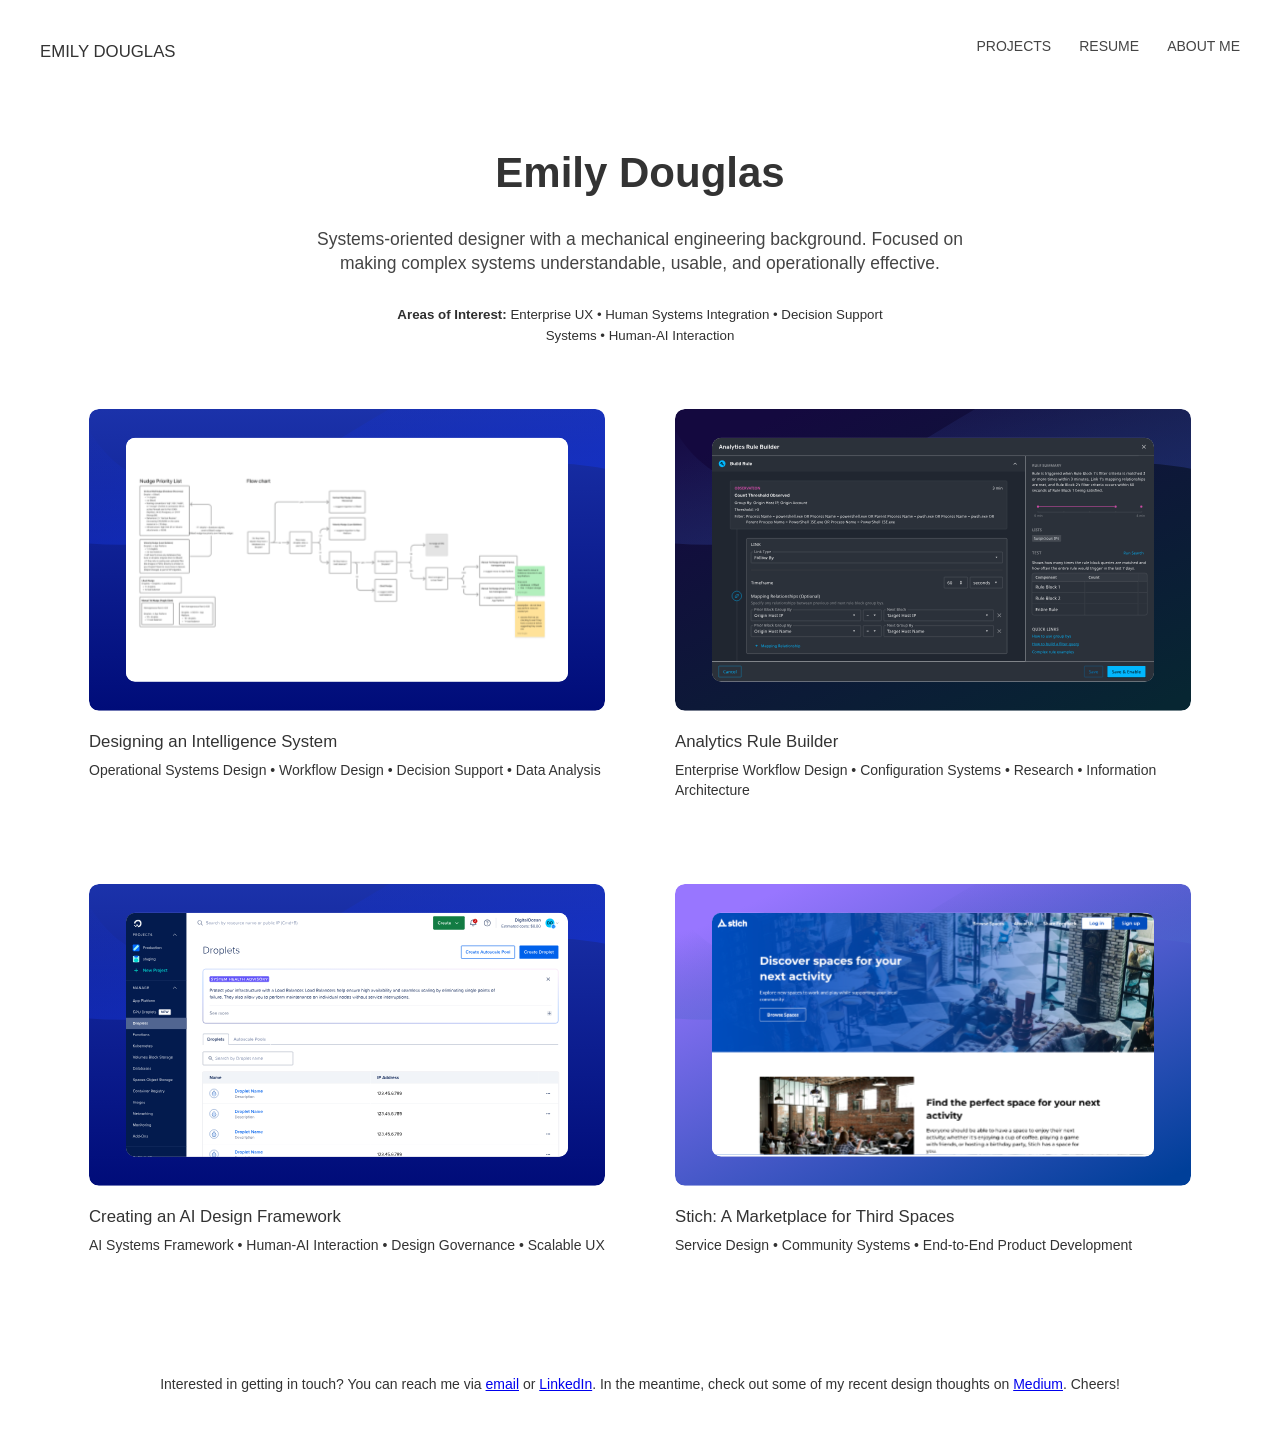
<file: index.html>
<!DOCTYPE html>
<html lang="en">
<head>
    <meta charset="UTF-8">
    <meta name="viewport" content="width=device-width, initial-scale=1.0">
    <title>Emily Douglas - Portfolio</title>
    <link rel="stylesheet" href="styles.css">
    <link rel="icon" type="image/svg+xml" href="./images/Favicon.svg">

</head>
<body>
    <header>
        <nav>
            <h4>EMILY DOUGLAS</h4>
            <ul>
                <li><a href="index.html">PROJECTS</a></li>
                <li><a href="resume.pdf" target="_blank">RESUME</a></li>
                <li><a href="about.html">ABOUT ME</a></li>
            </ul>
        </nav>
    </header>

    <div class="hero">
        <h1>Emily Douglas</h1>
        <p>Systems-oriented designer with a mechanical engineering background. Focused on making complex systems understandable, usable, and operationally effective.</p>
        <p2><b>Areas of Interest:</b> Enterprise UX • Human Systems Integration • Decision Support Systems • Human-AI Interaction</p>
    </div>

    <main>
        <section class="projects">
            <div class="project-grid">
                <a href="Intelligence-system.html" class="card-link">
                    <div class="project-card">
                        <img src="./images/scalers.svg" alt="UI design of intelligence nudge">
                        <h4>Designing an Intelligence System</h4>
                        <p>Operational Systems Design • Workflow Design • Decision Support • Data Analysis</p>
                    </div>
                </a>
                
                <a href="analytics-rule-builder.html" class="card-link">
                    <div class="project-card">
                        <img src="./images/analytics research.svg" alt="Analytics Rule Builder">
                        <h4>Analytics Rule Builder</h4>
                        <p>Enterprise Workflow Design • Configuration Systems • Research • Information Architecture</p>
                    </div>
                </a>

                <a href="AI-framework.html" class="card-link">
                    <div class="project-card">
                        <img src="./images/AI framework.svg" alt="Threat Intel Feeds">
                        <h4>Creating an AI Design Framework</h4>
                        <p>AI Systems Framework • Human-AI Interaction • Design Governance • Scalable UX</p>
                    </div>
                </a>
               
                <a href="stich-spaces.html" class="card-link">
                    <div class="project-card">
                        <img src="./images/stich thumbnail.svg" alt="Stich Spaces">
                        <h4>Stich: A Marketplace for Third Spaces</h4>
                        <p>Service Design • Community Systems • End-to-End Product Development</p>
                    </div>
                </a>
                             
            </div>
        </section>
    </main>

    <footer>
        <p>Interested in getting in touch? You can reach me via <a href="mailto:emilymdoug@gmail.com">email</a> or <a href="https://www.linkedin.com/in/emdoug/" target="_blank">LinkedIn</a>. In the meantime, check out some of my recent design thoughts on <a href="https://medium.com/@emily.m.doug" target="_blank">Medium</a>. Cheers!</p>   
    </footer>
</body>
</html>
</file>
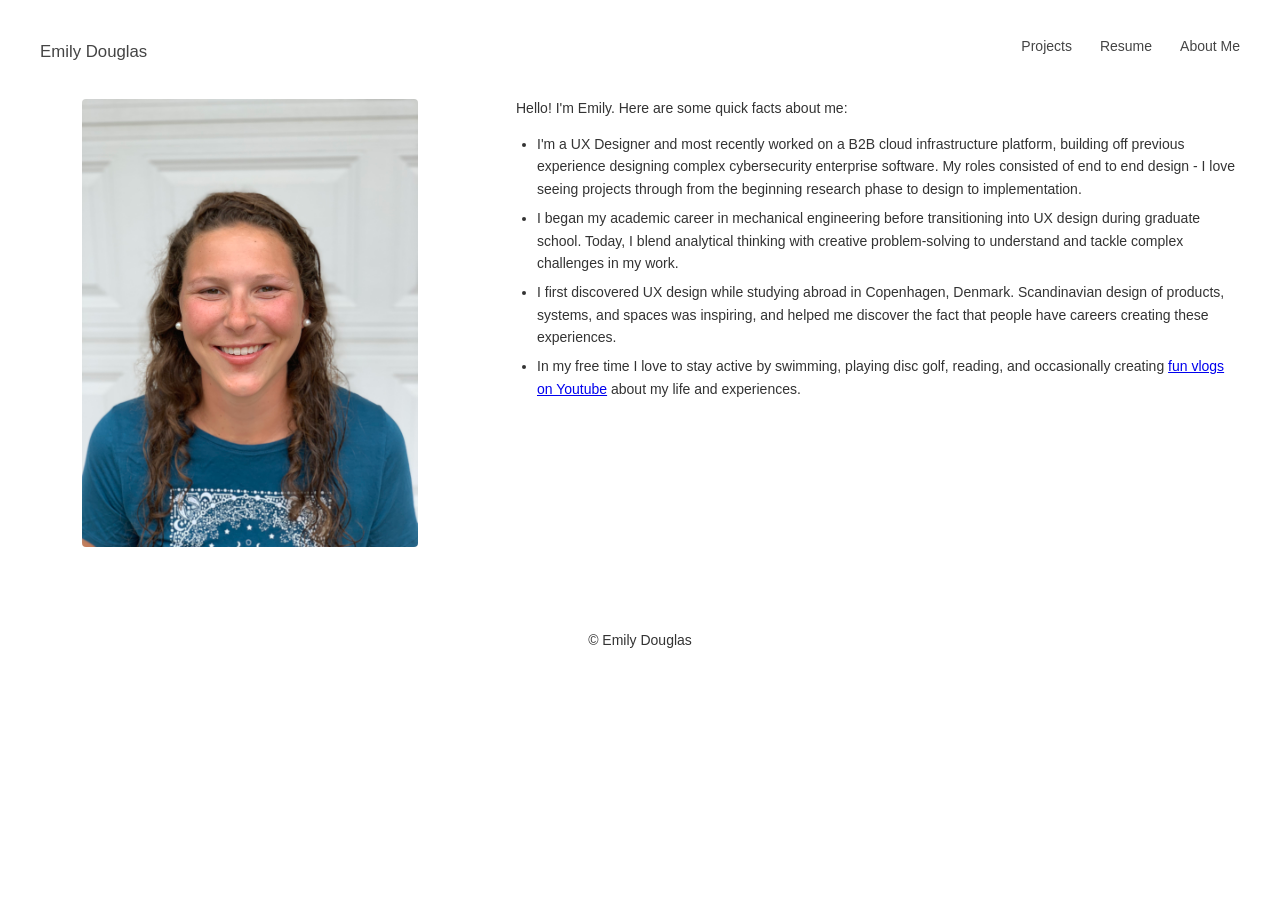
<file: about.html>
<!DOCTYPE html>
<html lang="en">
<head>
    <meta charset="UTF-8">
    <meta name="viewport" content="width=device-width, initial-scale=1.0">
    <title>Page title</title>
    <link rel="stylesheet" href="styles.css">
    <link rel="icon" type="image/svg+xml" href="./images/Favicon.svg">


</head>
<body>
    <header>
        <nav>
            <h4><a href="index.html">Emily Douglas</a></h4>
            <ul>
                <li><a href="index.html">Projects</a></li>
                <li><a href="resume.pdf" target="_blank">Resume</a></li>
                <li><a href="about.html">About Me</a></li>
                
            </ul>
        </nav>
    </header>

    <main>
        <section class="project-detail">
            <div class="project-detail-grid">
                <div class="project-detail-copy">
                    <figure>
                        <img src="./images/Profile picture.jpg" alt="Image of Emily Douglas">
                    </figure>
            
                </div>
                <div>
                    <p>Hello! I'm Emily. Here are some quick facts about me:</p>
                    <ul>

                        <li>I'm a UX Designer and most recently worked on a B2B cloud infrastructure platform, building off previous experience designing complex cybersecurity enterprise software. My roles consisted of end to end design - I love seeing projects through from the beginning research phase to design to implementation.</li>
                        <li>I began my academic career in mechanical engineering before transitioning into UX design during graduate school. Today, I blend analytical thinking with creative problem-solving to understand and tackle complex challenges in my work.</li>
                        <li>I first discovered UX design while studying abroad in Copenhagen, Denmark. Scandinavian design of products, systems, and spaces was inspiring, and helped me discover the fact that people have careers creating these experiences. </li>
                        <li>In my free time I love to stay active by swimming, playing disc golf, reading, and occasionally creating <a href="https://www.youtube.com/@emilydouglas37">fun vlogs on Youtube</a> about my life and experiences.</li>
                    </ul>
                </div>
            </div>
        </section>
    </main>

    <footer>
        <p>&copy; Emily Douglas</p>
    </footer>
</body>
</html>
</file>
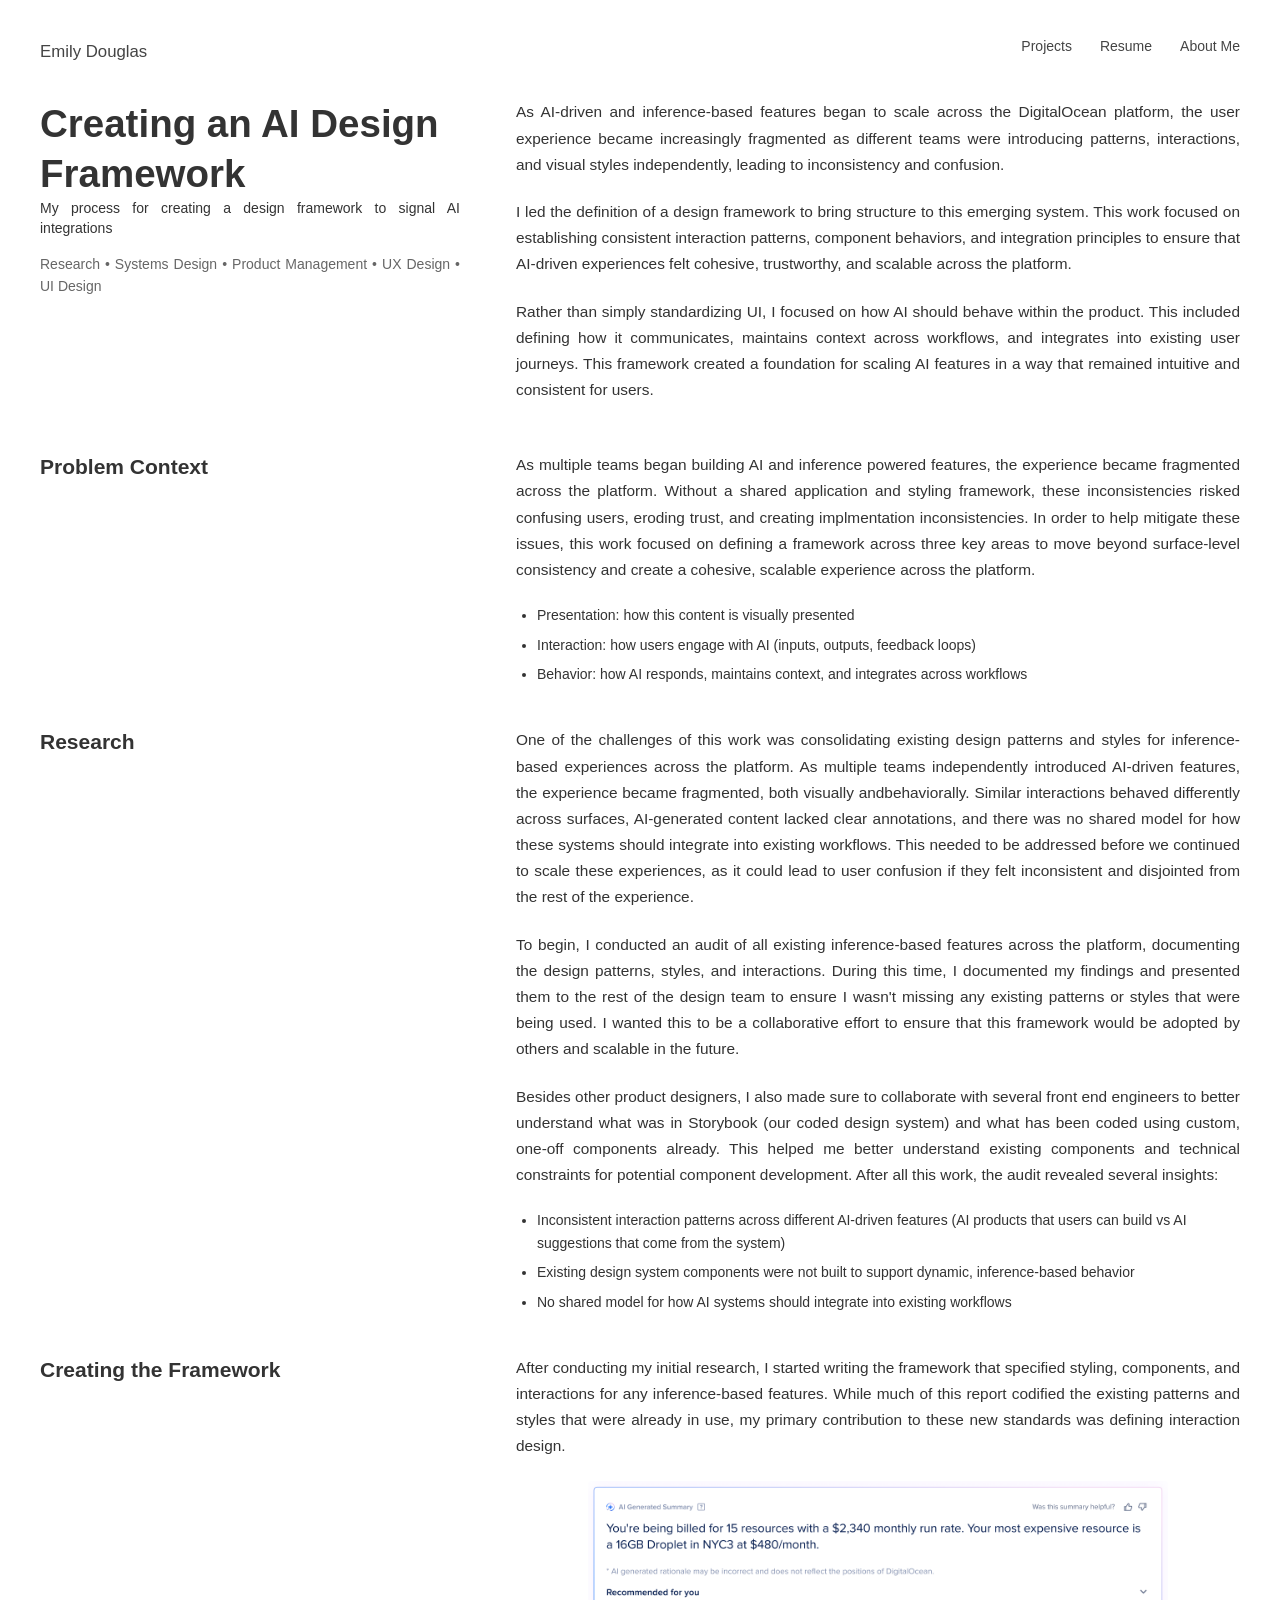
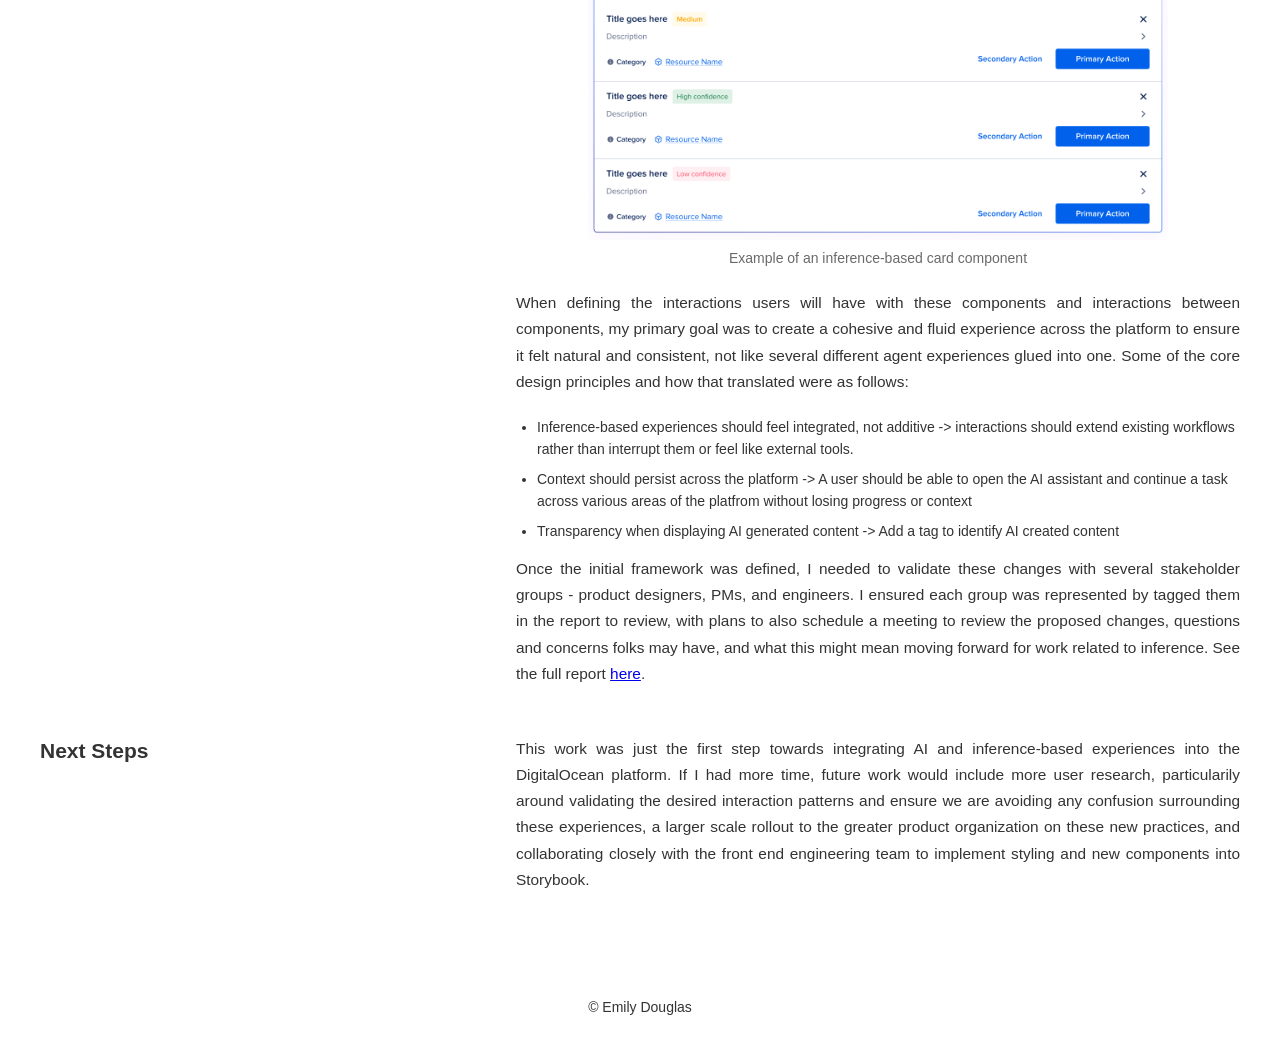
<file: AI design system.html>
<!DOCTYPE html>
<html lang="en">
<head>
    <meta charset="UTF-8">
    <meta name="viewport" content="width=device-width, initial-scale=1.0">
    <title>Growth Project: Designing an Intelligence System</title>
    <link rel="stylesheet" href="styles.css">
    <link rel="icon" type="image/svg+xml" href="./images/Favicon.svg">

</head>
<body>
    <header>
        <nav>
            <h4><a href="index.html">Emily Douglas</a></h4>
            <ul>
                <li><a href="index.html">Projects</a></li>
                <li><a href="resume.pdf" target="_blank">Resume</a></li>
                <li><a href="about.html">About Me</a></li>
                
            </ul>
        </nav>
    </header>

    <main>
        <section class="project-detail">
            <div class="project-detail-grid">
                
                <aside class="project-detail-aside">
                    <h2>Creating an AI Design Framework</h2>
                    <p>My process for creating a design framework to signal AI integrations</p>
                    <p class="project-detail-role">Research • Systems Design • Product Management • UX Design • UI Design</p>
                </aside>
                <div class="project-detail-copy">
                    <p>As AI-driven and inference-based features began to scale across the DigitalOcean platform, the user experience became increasingly fragmented as different teams were introducing patterns, interactions, and visual styles independently, leading to inconsistency and confusion.</p>
                    <p>I led the definition of a design framework to bring structure to this emerging system. This work focused on establishing consistent interaction patterns, component behaviors, and integration principles to ensure that AI-driven experiences felt cohesive, trustworthy, and scalable across the platform.</p>
                    <p>Rather than simply standardizing UI, I focused on how AI should behave within the product. This included defining how it communicates, maintains context across workflows, and integrates into existing user journeys. This framework created a foundation for scaling AI features in a way that remained intuitive and consistent for users.</p>
                </div>

                <aside class="project-detail-aside">
                    <h3>Problem Context</h3>
                </aside>
                <div class="project-detail-copy">
                    <p>As multiple teams began building AI and inference powered features, the experience became fragmented across the platform. Without a shared application and styling framework, these inconsistencies risked confusing users, eroding trust, and creating implmentation inconsistencies. In order to help mitigate these issues, this work focused on defining a framework across three key areas to move beyond surface-level consistency and create a cohesive, scalable experience across the platform. </p>
                    <ul>
                        <li>Presentation: how this content is visually presented</li>
                        <li>Interaction: how users engage with AI (inputs, outputs, feedback loops)</li>
                        <li>Behavior: how AI responds, maintains context, and integrates across workflows</li>
                    </ul>
                
                </div>      

                <aside class="project-detail-aside">
                    <h3>Research</h3>
                </aside>
                <div class="project-detail-copy">
                    <p>One of the challenges of this work was consolidating existing design patterns and styles for inference-based experiences across the platform. As multiple teams independently introduced AI-driven features, the experience became fragmented, both visually andbehaviorally. Similar interactions behaved differently across surfaces, AI-generated content lacked clear annotations, and there was no shared model for how these systems should integrate into existing workflows. This needed to be addressed before we continued to scale these experiences, as it could lead to user confusion if they felt inconsistent and disjointed from the rest of the experience.</p>
                        
                    <p>To begin, I conducted an audit of all existing inference-based features across the platform, documenting the design patterns, styles, and interactions. During this time, I documented my findings and presented them to the rest of the design team to ensure I wasn't missing any existing patterns or styles that were being used. I wanted this to be a collaborative effort to ensure that this framework would be adopted by others and scalable in the future.</p>
                        
                    <p>Besides other product designers, I also made sure to collaborate with several front end engineers to better understand what was in Storybook (our coded design system) and what has been coded using custom, one-off components already. This helped me better understand existing components and technical constraints for potential component development. After all this work, the audit revealed several insights: </p>
                    <ul>
                        <li>Inconsistent interaction patterns across different AI-driven features (AI products that users can build vs AI suggestions that come from the system)</li>
                        <li>Existing design system components were not built to support dynamic, inference-based behavior</li>
                        <li>No shared model for how AI systems should integrate into existing workflows</li>
                    </ul>
                
                </div>  

                <aside class="project-detail-aside">
                    <h3>Creating the Framework</h3>
                </aside>
                <div class="project-detail-copy">
                    <p>After conducting my initial research, I started writing the framework that specified styling, components, and interactions for any inference-based features. While much of this report codified the existing patterns and styles that were already in use, my primary contribution to these new standards was defining interaction design. </p>
                    <figure>
                        <img src="./images/AI framework_card component.png" alt="Example AI component">
                        <figcaption>Example of an inference-based card component</figcaption>
                    </figure> 
                    
                    <p>When defining the interactions users will have with these components and interactions between components, my primary goal was to create a cohesive and fluid experience across the platform to ensure it felt natural and consistent, not like several different agent experiences glued into one. Some of the core design principles and how that translated were as follows:</p>
                    
                    <ul>
                        <li>Inference-based experiences should feel integrated, not additive -> interactions should extend existing workflows rather than interrupt them or feel like external tools. </li>
                        <li>Context should persist across the platform -> A user should be able to open the AI assistant and continue a task across various areas of the platfrom without losing progress or context</li>
                        <li>Transparency when displaying AI generated content -> Add a tag to identify AI created content</li>
                    </ul>

                    <p>Once the initial framework was defined, I needed to validate these changes with several stakeholder groups - product designers, PMs, and engineers. I ensured each group was represented by tagged them in the report to review, with plans to also schedule a meeting to review the proposed changes, questions and concerns folks may have, and what this might mean moving forward for work related to inference. See the full report <a href="https://docs.google.com/document/d/1h6zpc_3w0HwUsl7aaj230u0BAYEftKNaq4cE0qgP4h4/edit?tab=t.0#heading=h.gk87vvz5the6" target="_blank">here</a>.</p>


                     
                </div>
            

                <aside class="project-detail-aside">
                    <h3>Next Steps</h3>
                </aside>
                <div class="project-detail-copy">
                    <p>This work was just the first step towards integrating AI and inference-based experiences into the DigitalOcean platform. If I had more time, future work would include more user research, particularily around validating the desired interaction patterns and ensure we are avoiding any confusion surrounding these experiences, a larger scale rollout to the greater product organization on these new practices, and collaborating closely with the front end engineering team to implement styling and new components into Storybook.</p>
                </div> 


            </div>
        </section>
    </main>

    <footer>
        <p>&copy; Emily Douglas</p>
    </footer>
</body>
</html>
</file>
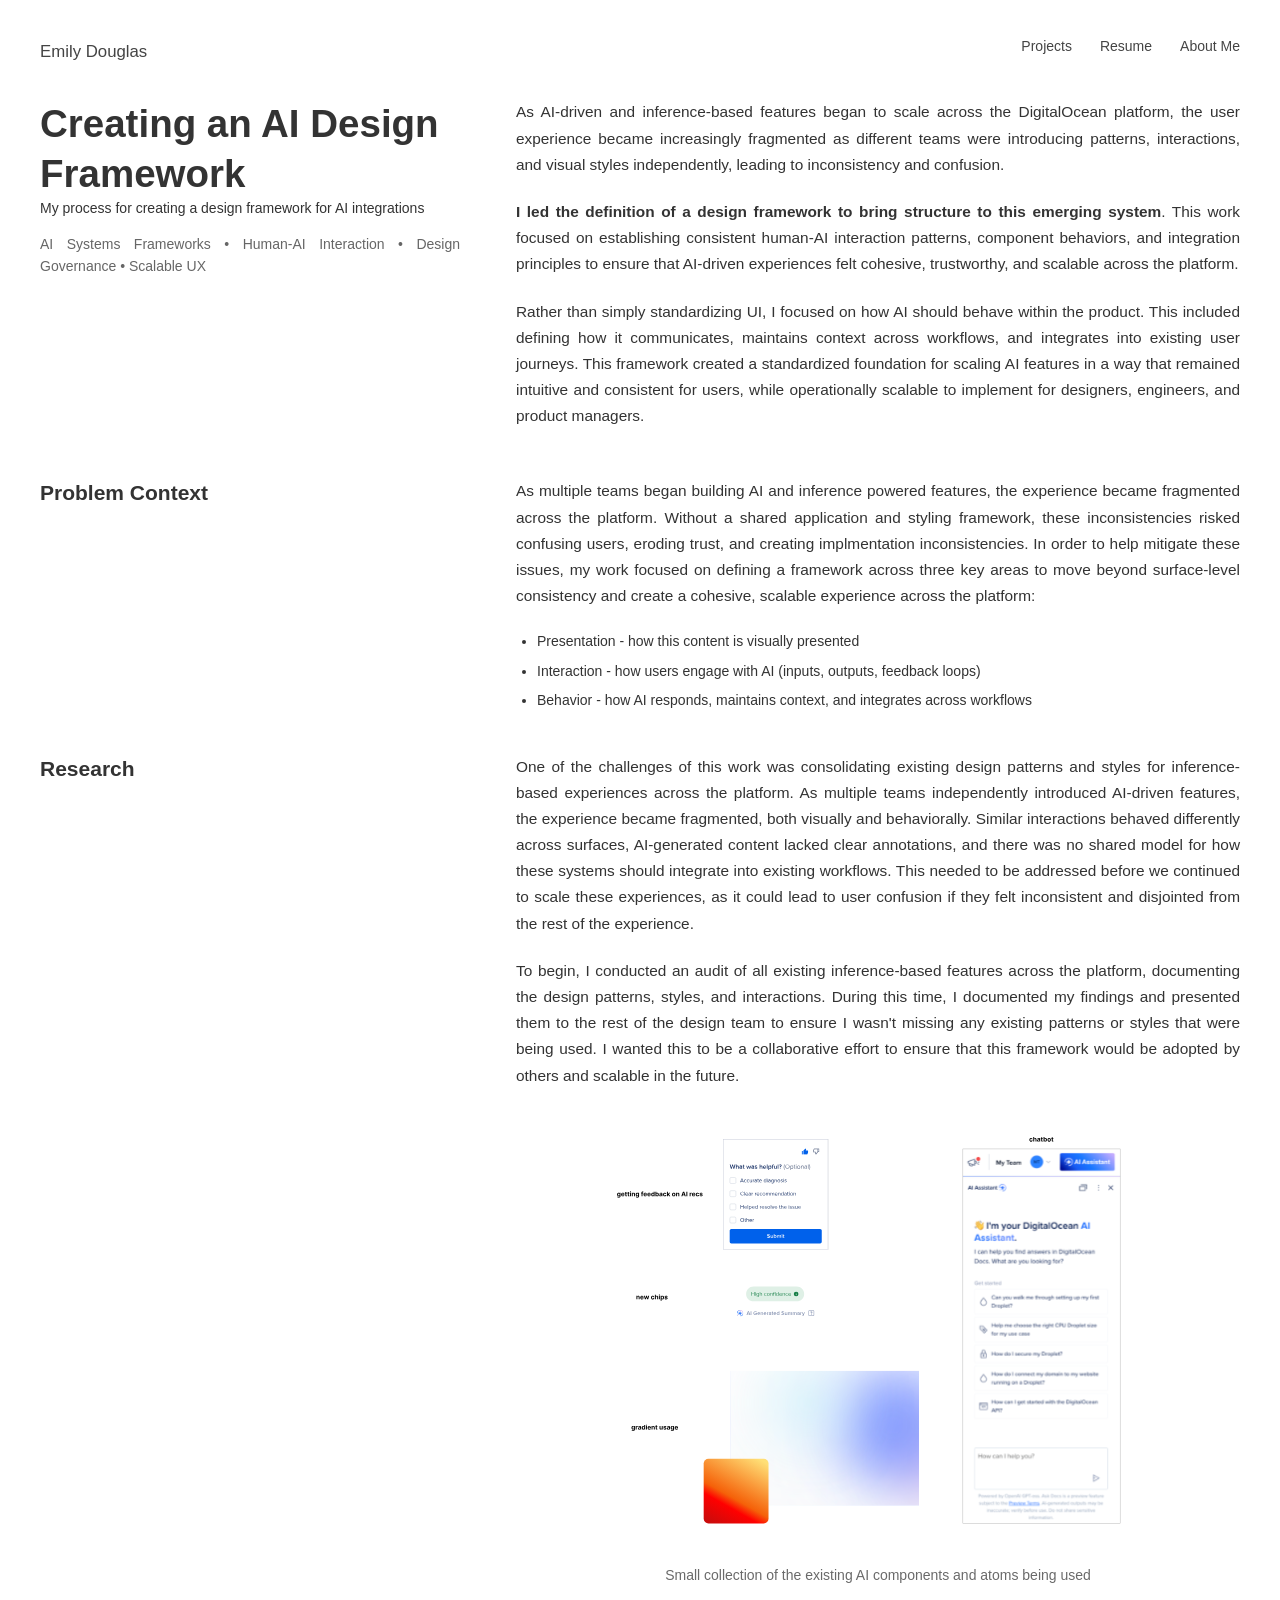
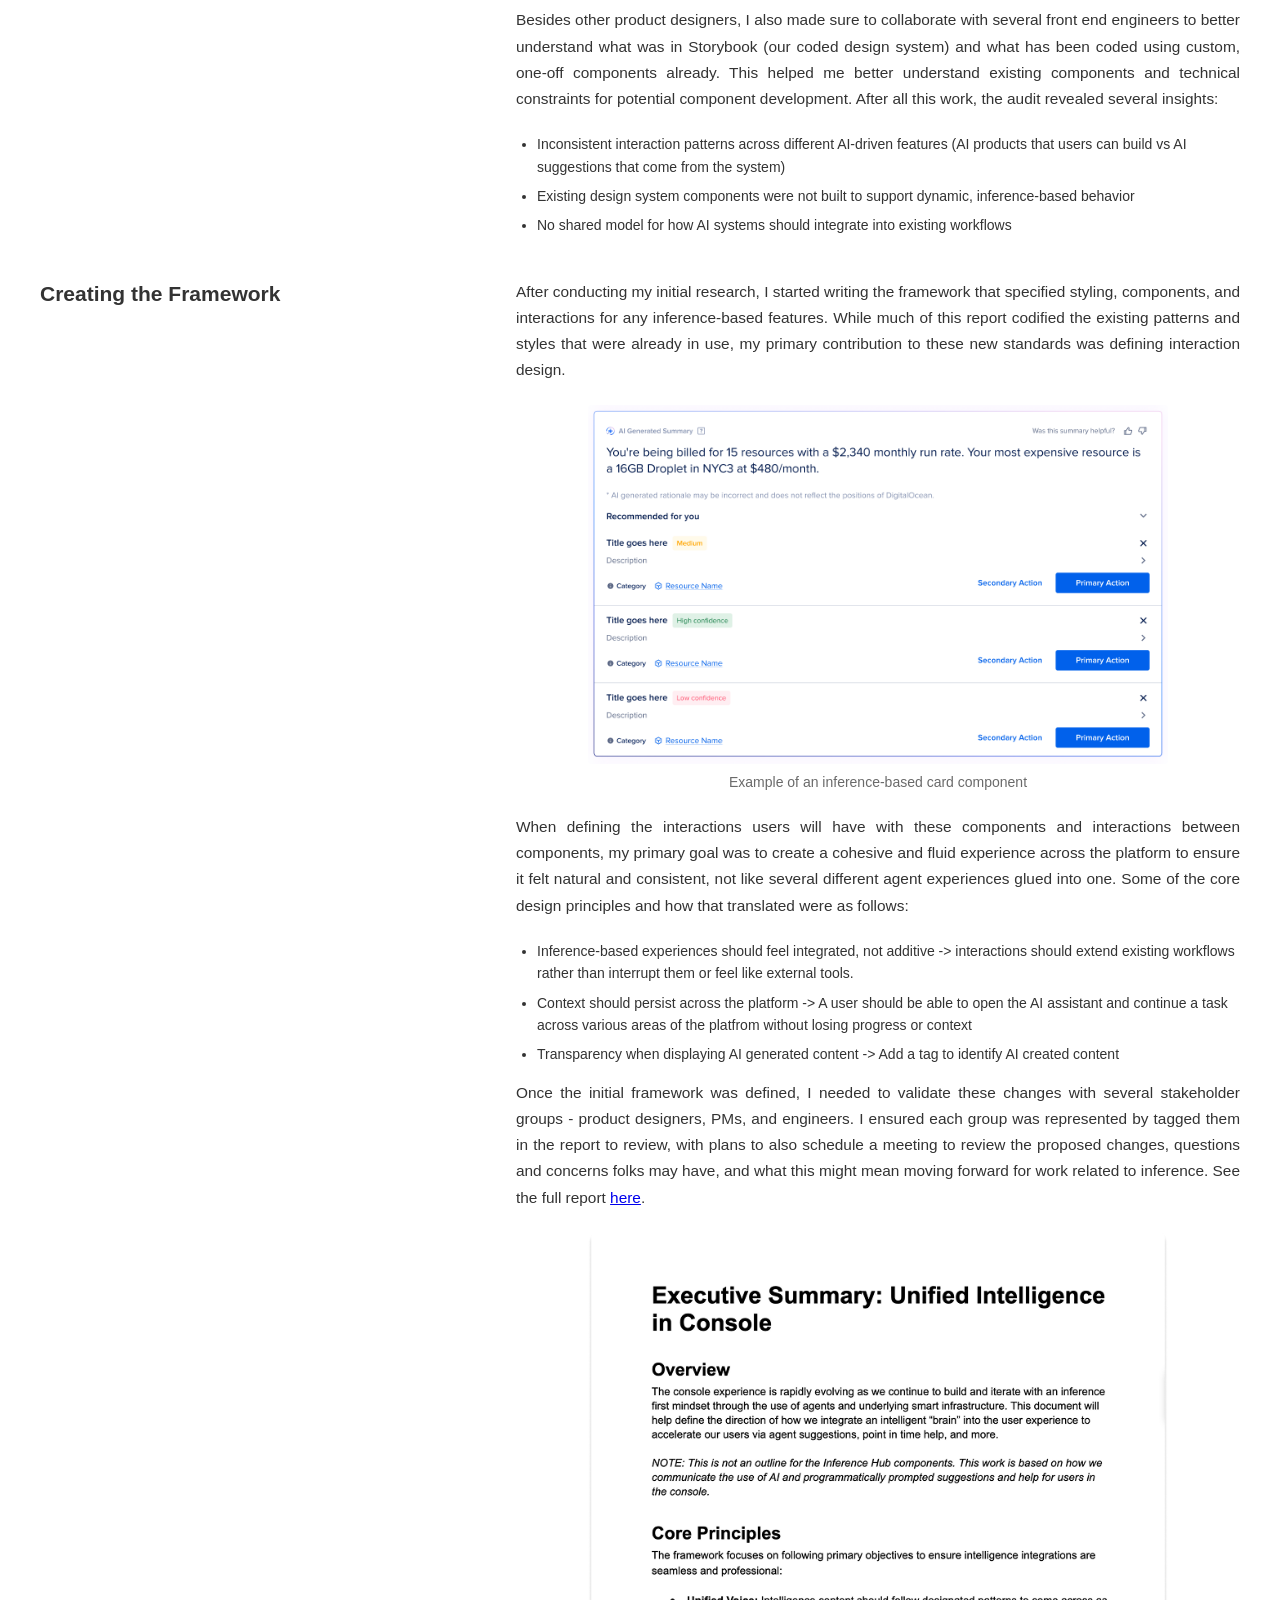
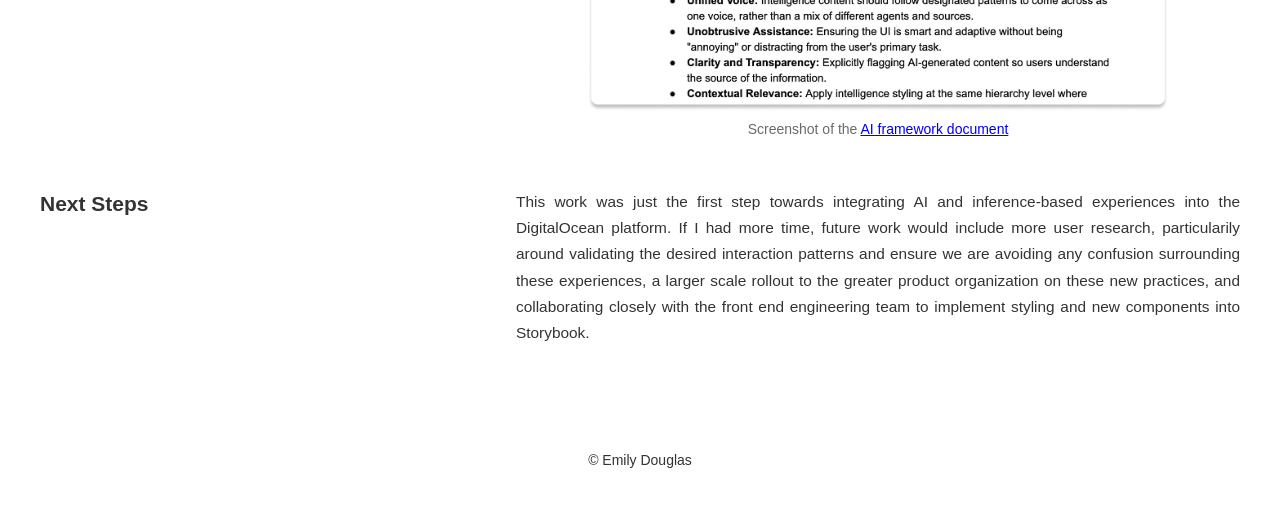
<file: AI-framework.html>
<!DOCTYPE html>
<html lang="en">
<head>
    <meta charset="UTF-8">
    <meta name="viewport" content="width=device-width, initial-scale=1.0">
    <title>Growth Project: Designing an Intelligence System</title>
    <link rel="stylesheet" href="styles.css">
    <link rel="icon" type="image/svg+xml" href="./images/Favicon.svg">

</head>
<body>
    <header>
        <nav>
            <h4><a href="index.html">Emily Douglas</a></h4>
            <ul>
                <li><a href="index.html">Projects</a></li>
                <li><a href="resume.pdf" target="_blank">Resume</a></li>
                <li><a href="about.html">About Me</a></li>
                
            </ul>
        </nav>
    </header>

    <main>
        <section class="project-detail">
            <div class="project-detail-grid">
                
                <aside class="project-detail-aside">
                    <h2>Creating an AI Design Framework</h2>
                    <p>My process for creating a design framework for AI integrations</p>
                    <p class="project-detail-role">AI Systems Frameworks • Human-AI Interaction • Design Governance • Scalable UX</p>
                </aside>
                <div class="project-detail-copy">
                    <p>As AI-driven and inference-based features began to scale across the DigitalOcean platform, the user experience became increasingly fragmented as different teams were introducing patterns, interactions, and visual styles independently, leading to inconsistency and confusion.</p>
                    <p><b>I led the definition of a design framework to bring structure to this emerging system</b>. This work focused on establishing consistent human-AI interaction patterns, component behaviors, and integration principles to ensure that AI-driven experiences felt cohesive, trustworthy, and scalable across the platform.</p>
                    <p>Rather than simply standardizing UI, I focused on how AI should behave within the product. This included defining how it communicates, maintains context across workflows, and integrates into existing user journeys. This framework created a standardized foundation for scaling AI features in a way that remained intuitive and consistent for users, while operationally scalable to implement for designers, engineers, and product managers.</p>
                </div>

                <aside class="project-detail-aside">
                    <h3>Problem Context</h3>
                </aside>
                <div class="project-detail-copy">
                    <p>As multiple teams began building AI and inference powered features, the experience became fragmented across the platform. Without a shared application and styling framework, these inconsistencies risked confusing users, eroding trust, and creating implmentation inconsistencies. In order to help mitigate these issues, my work focused on defining a framework across three key areas to move beyond surface-level consistency and create a cohesive, scalable experience across the platform: </p>
                    <ul>
                        <li>Presentation - how this content is visually presented</li>
                        <li>Interaction - how users engage with AI (inputs, outputs, feedback loops)</li>
                        <li>Behavior - how AI responds, maintains context, and integrates across workflows</li>
                    </ul>
                
                </div>      

                <aside class="project-detail-aside">
                    <h3>Research</h3>
                </aside>
                <div class="project-detail-copy">
                    <p>One of the challenges of this work was consolidating existing design patterns and styles for inference-based experiences across the platform. As multiple teams independently introduced AI-driven features, the experience became fragmented, both visually and behaviorally. Similar interactions behaved differently across surfaces, AI-generated content lacked clear annotations, and there was no shared model for how these systems should integrate into existing workflows. This needed to be addressed before we continued to scale these experiences, as it could lead to user confusion if they felt inconsistent and disjointed from the rest of the experience.</p>
                        
                    <p>To begin, I conducted an audit of all existing inference-based features across the platform, documenting the design patterns, styles, and interactions. During this time, I documented my findings and presented them to the rest of the design team to ensure I wasn't missing any existing patterns or styles that were being used. I wanted this to be a collaborative effort to ensure that this framework would be adopted by others and scalable in the future.</p>

                    <figure>
                        <img src="./images/AI elements (fragmented).svg" alt="AI component examples">
                        <figcaption>Small collection of the existing AI components and atoms being used</figcaption>
                    </figure> 
                        
                    <p>Besides other product designers, I also made sure to collaborate with several front end engineers to better understand what was in Storybook (our coded design system) and what has been coded using custom, one-off components already. This helped me better understand existing components and technical constraints for potential component development. After all this work, the audit revealed several insights: </p>
                    <ul>
                        <li>Inconsistent interaction patterns across different AI-driven features (AI products that users can build vs AI suggestions that come from the system)</li>
                        <li>Existing design system components were not built to support dynamic, inference-based behavior</li>
                        <li>No shared model for how AI systems should integrate into existing workflows</li>
                    </ul>
                
                </div>  

                <aside class="project-detail-aside">
                    <h3>Creating the Framework</h3>
                </aside>
                <div class="project-detail-copy">
                    <p>After conducting my initial research, I started writing the framework that specified styling, components, and interactions for any inference-based features. While much of this report codified the existing patterns and styles that were already in use, my primary contribution to these new standards was defining interaction design. </p>
                    <figure>
                        <img src="./images/AI framework_card component.png" alt="Example AI component">
                        <figcaption>Example of an inference-based card component</figcaption>
                    </figure> 
                    
                    <p>When defining the interactions users will have with these components and interactions between components, my primary goal was to create a cohesive and fluid experience across the platform to ensure it felt natural and consistent, not like several different agent experiences glued into one. Some of the core design principles and how that translated were as follows:</p>
                    
                    <ul>
                        <li>Inference-based experiences should feel integrated, not additive -> interactions should extend existing workflows rather than interrupt them or feel like external tools. </li>
                        <li>Context should persist across the platform -> A user should be able to open the AI assistant and continue a task across various areas of the platfrom without losing progress or context</li>
                        <li>Transparency when displaying AI generated content -> Add a tag to identify AI created content</li>
                    </ul>

                    <p>Once the initial framework was defined, I needed to validate these changes with several stakeholder groups - product designers, PMs, and engineers. I ensured each group was represented by tagged them in the report to review, with plans to also schedule a meeting to review the proposed changes, questions and concerns folks may have, and what this might mean moving forward for work related to inference. See the full report <a href="https://docs.google.com/document/d/1h6zpc_3w0HwUsl7aaj230u0BAYEftKNaq4cE0qgP4h4/edit?tab=t.0#heading=h.gk87vvz5the6" target="_blank">here</a>.</p>

                    <figure>
                        <img src="./images/AI framework doc.png" alt="Screenshot of the AI framework document">
                        <figcaption>Screenshot of the <a href="https://docs.google.com/document/d/1h6zpc_3w0HwUsl7aaj230u0BAYEftKNaq4cE0qgP4h4/edit?tab=t.0#heading=h.gk87vvz5the6" target="_blank">AI framework document</a></figcaption>
                    </figure>
                </div>
            

                <aside class="project-detail-aside">
                    <h3>Next Steps</h3>
                </aside>
                <div class="project-detail-copy">
                    <p>This work was just the first step towards integrating AI and inference-based experiences into the DigitalOcean platform. If I had more time, future work would include more user research, particularily around validating the desired interaction patterns and ensure we are avoiding any confusion surrounding these experiences, a larger scale rollout to the greater product organization on these new practices, and collaborating closely with the front end engineering team to implement styling and new components into Storybook.</p>
                </div> 


            </div>
        </section>
    </main>

    <footer>
        <p>&copy; Emily Douglas</p>
    </footer>
</body>
</html>
</file>
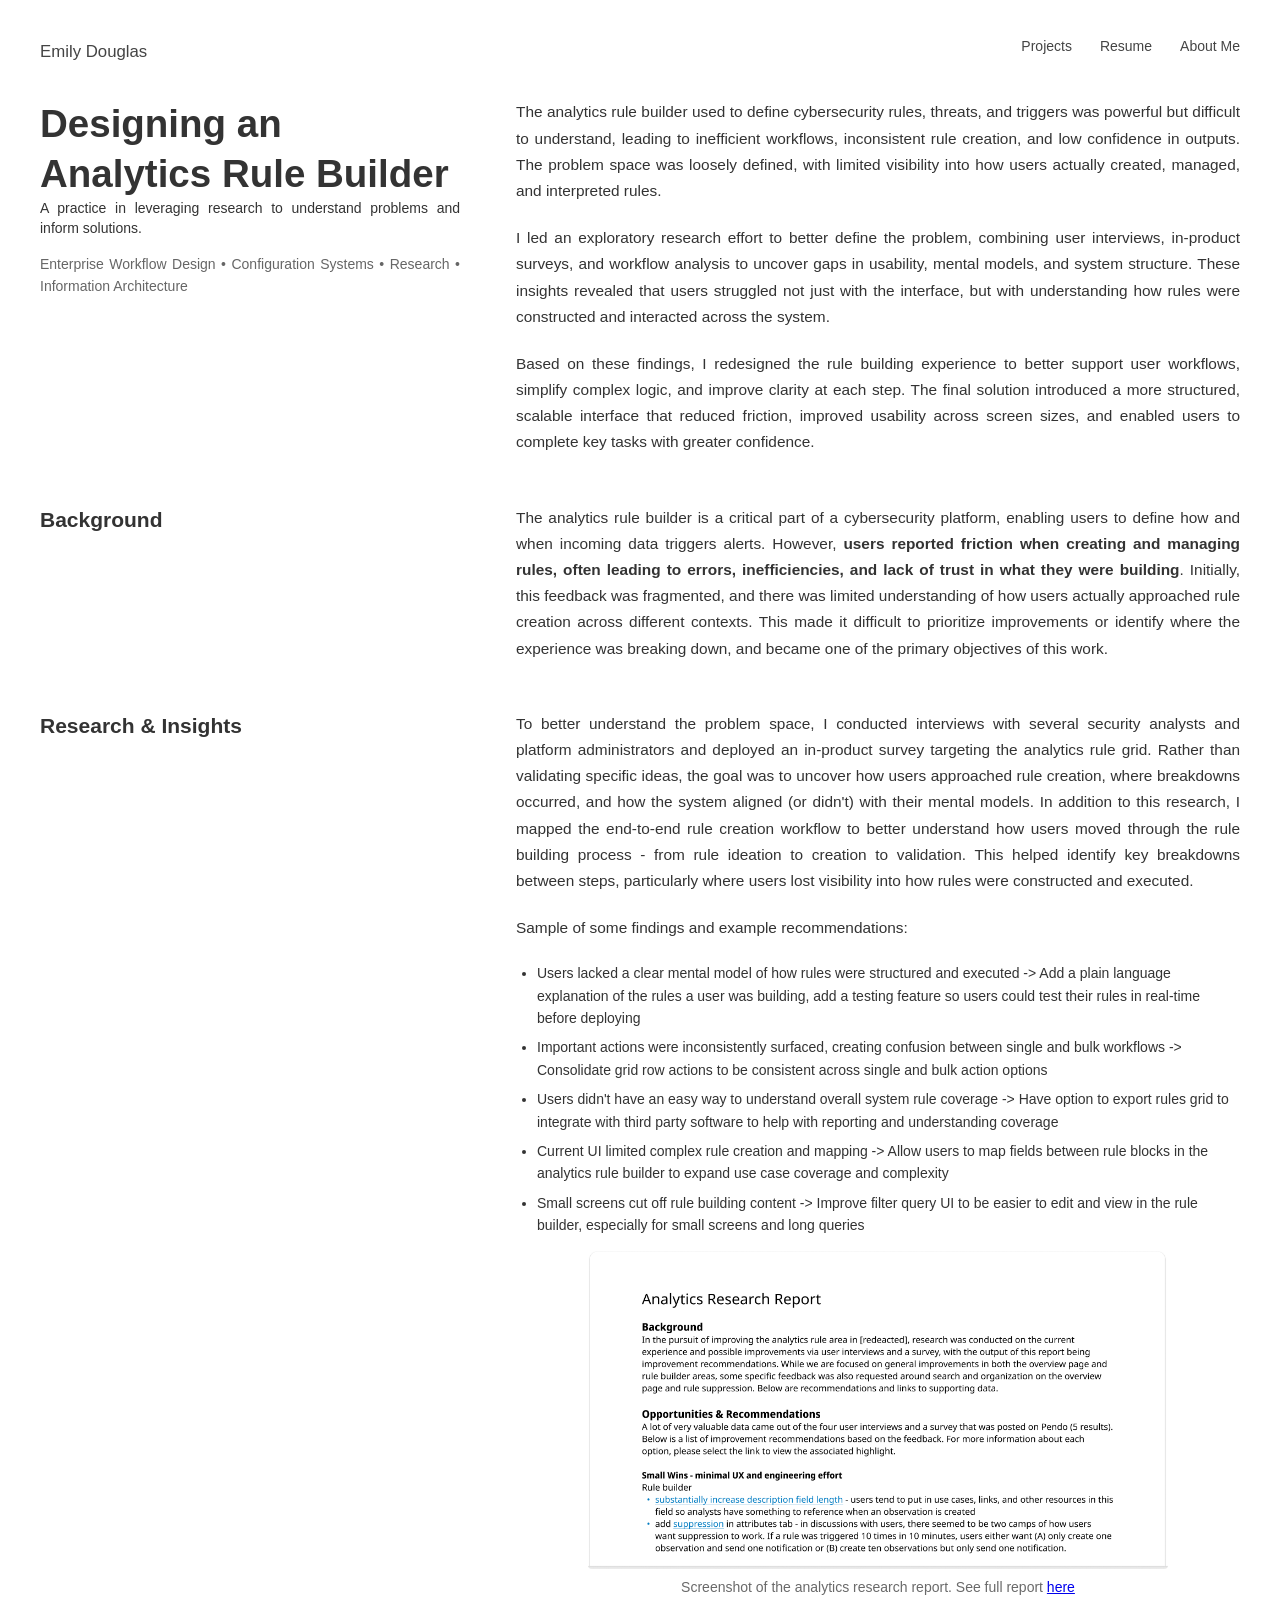
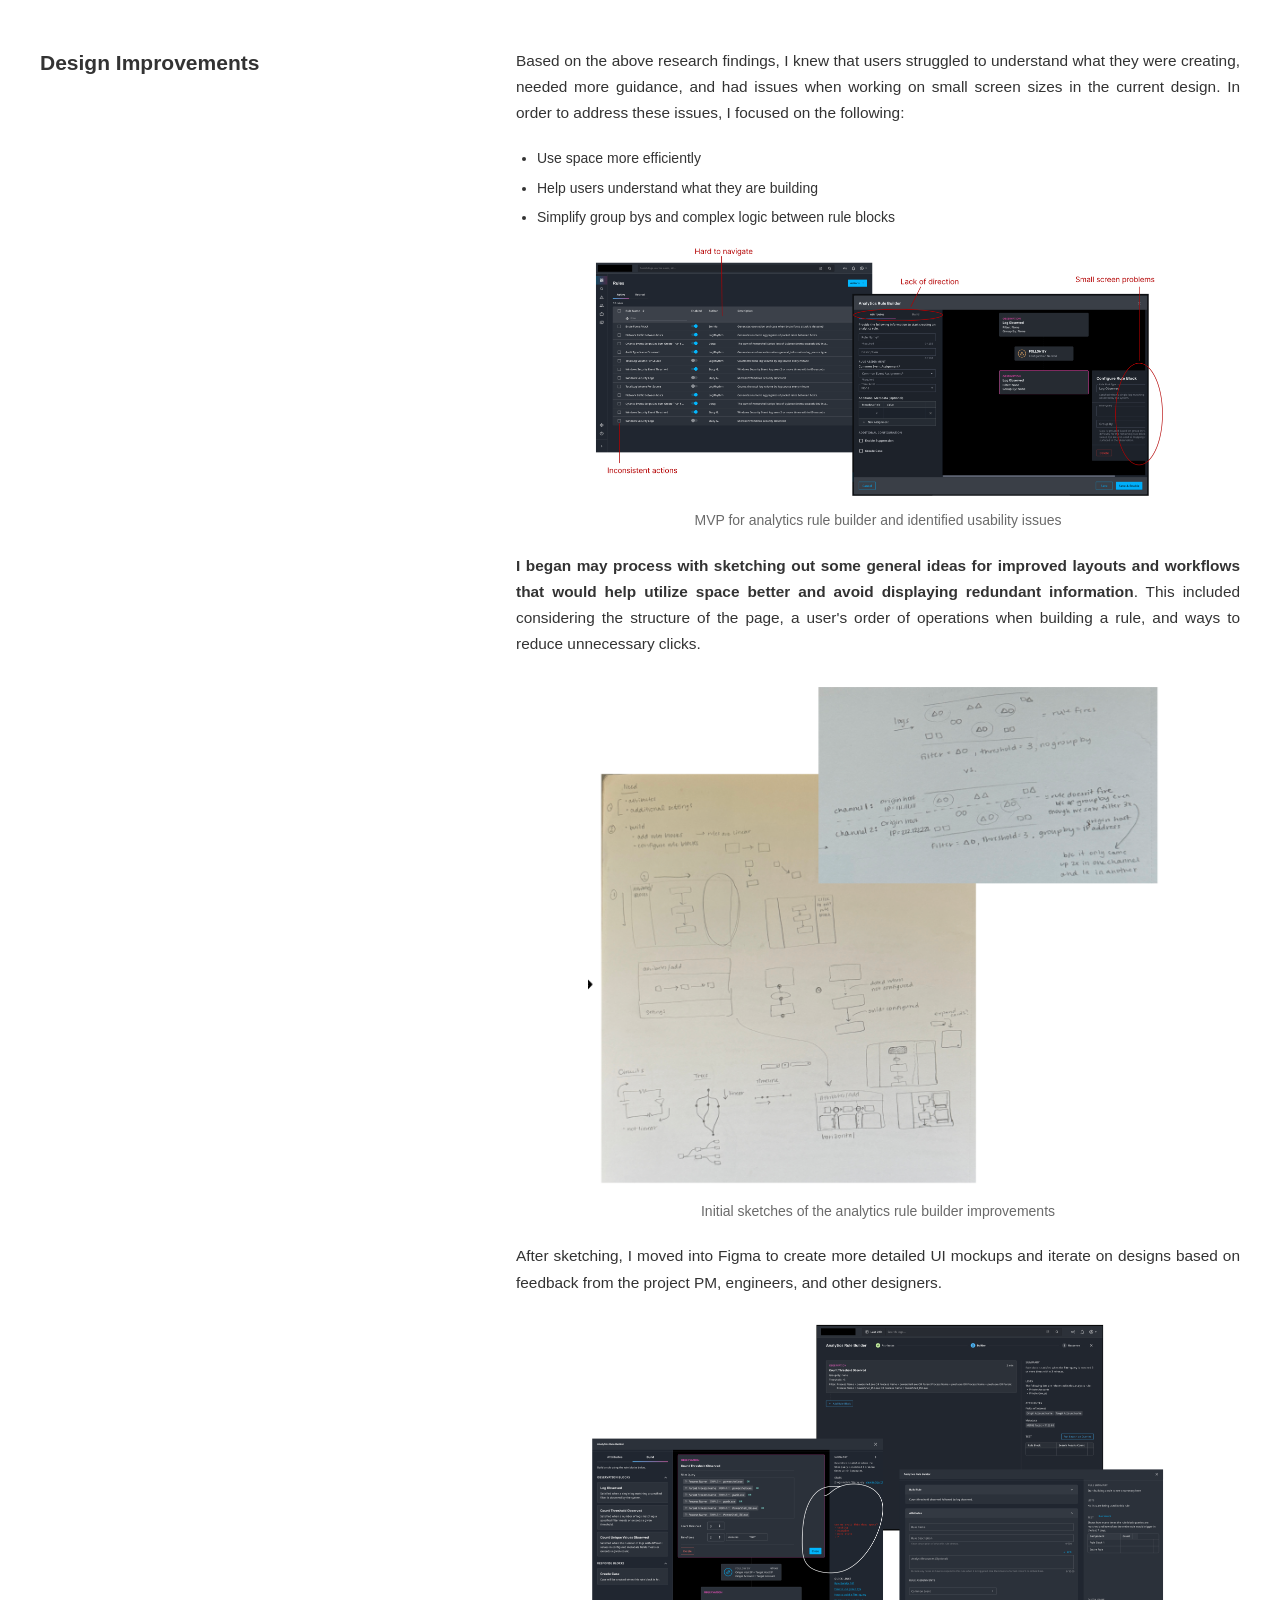
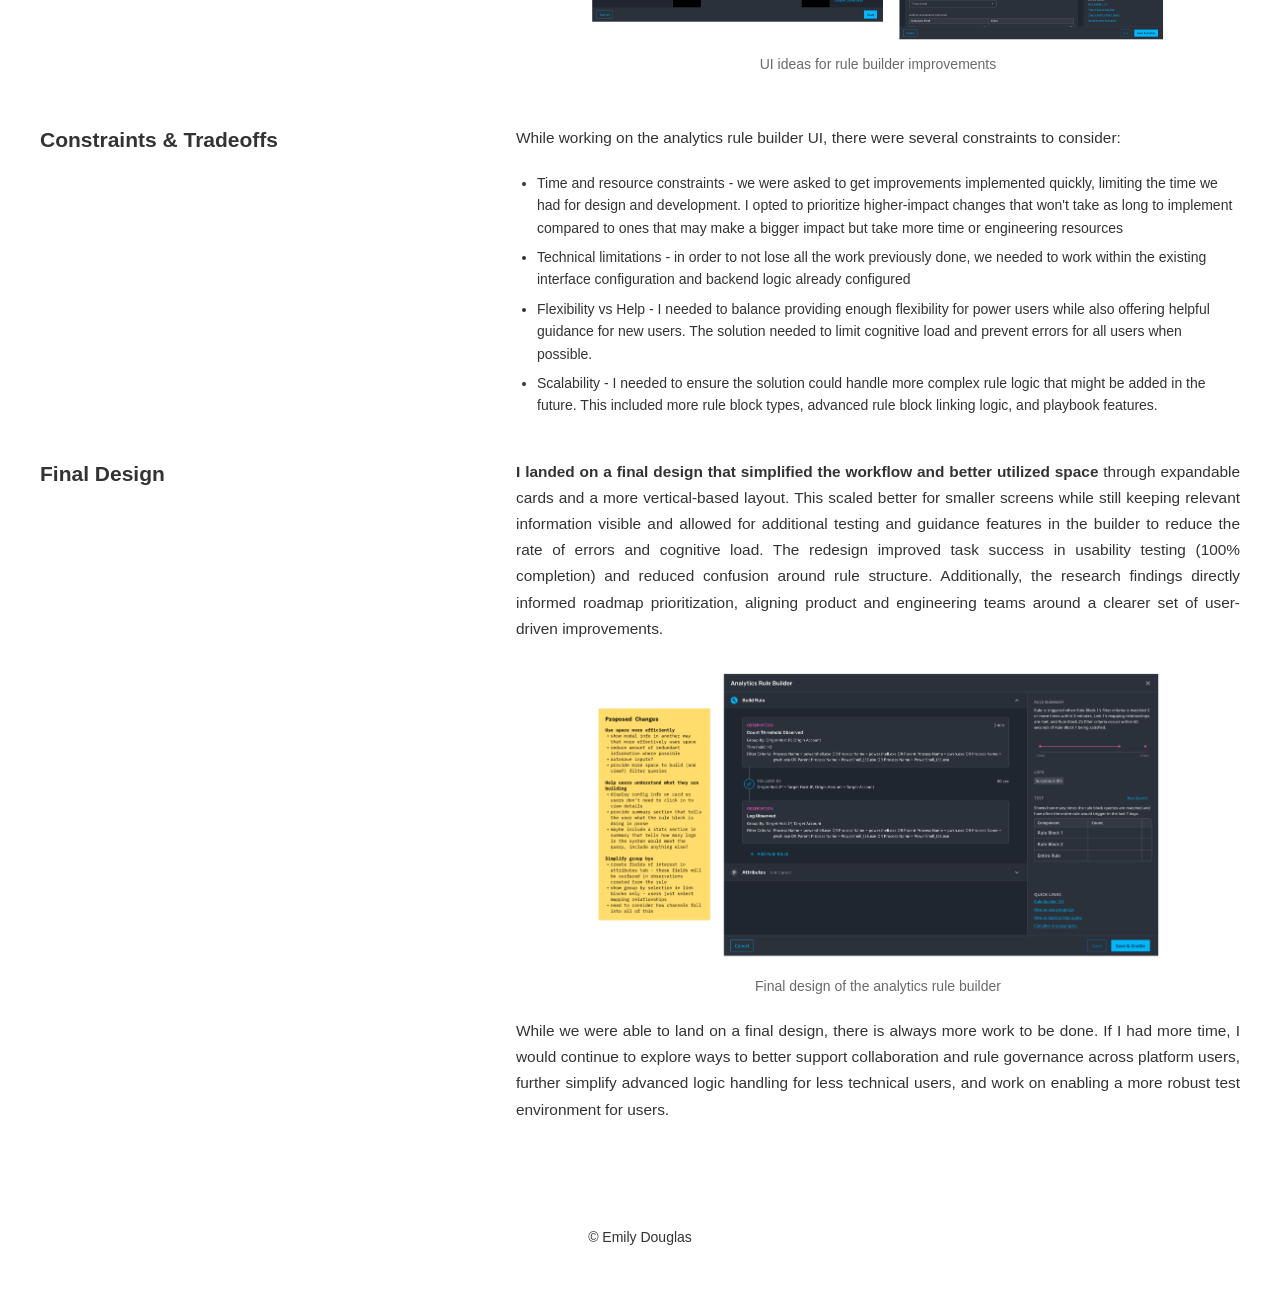
<file: analytics-rule-builder.html>
<!DOCTYPE html>
<html lang="en">
<head>
    <meta charset="UTF-8">
    <meta name="viewport" content="width=device-width, initial-scale=1.0">
    <title>Analytics User Research</title>
    <link rel="stylesheet" href="styles.css">
    <link rel="icon" type="image/svg+xml" href="./images/Favicon.svg">


</head>
<body>
    <header>
        <nav>
            <h4><a href="index.html">Emily Douglas</a></h4>
            <ul>
                <li><a href="index.html">Projects</a></li>
                <li><a href="resume.pdf" target="_blank">Resume</a></li>
                <li><a href="about.html">About Me</a></li>
                
            </ul>
        </nav>
    </header>

    <main>
        <section class="project-detail">
            <div class="project-detail-grid">
                <aside class="project-detail-aside">
                    <h2>Designing an Analytics Rule Builder</h2>
                    <p>A practice in leveraging research to understand problems and inform solutions.</p>
                    <p class="project-detail-role">Enterprise Workflow Design • Configuration Systems • Research • Information Architecture</p>
                    
                    
                </aside>
                <div class="project-detail-copy">
                    
                    <p>The analytics rule builder used to define cybersecurity rules, threats, and triggers was powerful but difficult to understand, leading to inefficient workflows, inconsistent rule creation, and low confidence in outputs. The problem space was loosely defined, with limited visibility into how users actually created, managed, and interpreted rules.</p>

                    <p>I led an exploratory research effort to better define the problem, combining user interviews, in-product surveys, and workflow analysis to uncover gaps in usability, mental models, and system structure. These insights revealed that users struggled not just with the interface, but with understanding how rules were constructed and interacted across the system.</p>

                    <p>Based on these findings, I redesigned the rule building experience to better support user workflows, simplify complex logic, and improve clarity at each step. The final solution introduced a more structured, scalable interface that reduced friction, improved usability across screen sizes, and enabled users to complete key tasks with greater confidence.</p>

                </div>
                
                <aside class="project-detail-aside">
                    <h3>Background</h3>
                </aside>
                <div class="project-detail-copy">
                    <p>The analytics rule builder is a critical part of a cybersecurity platform, enabling users to define how and when incoming data triggers alerts. However, <b>users reported friction when creating and managing rules, often leading to errors, inefficiencies, and lack of trust in what they were building</b>. Initially, this feedback was fragmented, and there was limited understanding of how users actually approached rule creation across different contexts. This made it difficult to prioritize improvements or identify where the experience was breaking down, and became one of the primary objectives of this work.</p>
                   
                </div>
                 
                <aside class="project-detail-aside">
                    <h3>Research & Insights</h3>
                </aside>
                <div class="project-detail-copy">
                    <p>To better understand the problem space, I conducted interviews with several security analysts and platform administrators and deployed an in-product survey targeting the analytics rule grid. Rather than validating specific ideas, the goal was to uncover how users approached rule creation, where breakdowns occurred, and how the system aligned (or didn't) with their mental models. In addition to this research, I mapped the end-to-end rule creation workflow to better understand how users moved through the rule building process - from rule ideation to creation to validation. This helped identify key breakdowns between steps, particularly where users lost visibility into how rules were constructed and executed.</p>

                    <p>Sample of some findings and example recommendations:</p>
                    <ul>
                        <li>Users lacked a clear mental model of how rules were structured and executed -> Add a plain language explanation of the rules a user was building, add a testing feature so users could test their rules in real-time before deploying</li>
                        <li>Important actions were inconsistently surfaced, creating confusion between single and bulk workflows -> Consolidate grid row actions to be consistent across single and bulk action options</li>
                        <li>Users didn't have an easy way to understand overall system rule coverage -> Have option to export rules grid to integrate with third party software to help with reporting and understanding coverage</li>
                        <li>Current UI limited complex rule creation and mapping -> Allow users to map fields between rule blocks in the analytics rule builder to expand use case coverage and complexity </li>
                        <li>Small screens cut off rule building content -> Improve filter query UI to be easier to edit and view in the rule builder, especially for small screens and long queries</li>
                    </ul>

                    <figure>
                        <img src="./images/Analytics Research report.png" class="zoomable" tabindex="0" alt="whiteboarding of user flows">

                        <figcaption>Screenshot of the analytics research report. See full report <a href="Analytics Rule Builder Report.pdf" target="_blank">here</a> </figcaption>
                    </figure>
                </div>

                <aside class="project-detail-aside">
                    <h3>Design Improvements</h3>
                </aside>
                <div class="project-detail-copy">
                    <p>Based on the above research findings, I knew that users struggled to understand what they were creating, needed more guidance, and had issues when working on small screen sizes in the current design. In order to address these issues, I focused on the following: </p>
                    <ul>
                        <li>Use space more efficiently</li>
                        <li>Help users understand what they are building</li>
                        <li>Simplify group bys and complex logic between rule blocks</li>
                        
                    </ul>
                    <figure>
                        <img src="./images/analytics rule builder MVP.png" class="zoomable" tabindex="0" alt="MVP design">

                        <figcaption>MVP for analytics rule builder and identified usability issues</figcaption>
                    </figure>
                    
                    <p><b>I began may process with sketching out some general ideas for improved layouts and workflows that would help utilize space better and avoid displaying redundant information</b>. This included considering the structure of the page, a user's order of operations when building a rule, and ways to reduce unnecessary clicks.</p>
                    <figure>
                        <img src="./images/rule builder sketches.png" class="zoomable" tabindex="0" alt="sketches of rule builder improvements">

                        <figcaption>Initial sketches of the analytics rule builder improvements</figcaption>
                    </figure>
                    
                    <p>After sketching, I moved into Figma to create more detailed UI mockups and iterate on designs based on feedback from the project PM, engineers, and other designers.</p>
                    <figure>
                        <img src="./images/analytics rule builder iterations.png" class="zoomable" tabindex="0" alt="UI ideas for rule builder improvements">

                        <figcaption>UI ideas for rule builder improvements</figcaption>
                    </figure> 
                </div>

                <aside class="project-detail-aside">
                    <h3>Constraints & Tradeoffs</h3>
                </aside>
                <div class="project-detail-copy">
                    <p>While working on the analytics rule builder UI, there were several constraints to consider:</p>
                    <ul>
                        <li>Time and resource constraints - we were asked to get improvements implemented quickly, limiting the time we had for design and development. I opted to prioritize higher-impact changes that won't take as long to implement compared to ones that may make a bigger impact but take more time or engineering resources</li>
                        <li>Technical limitations - in order to not lose all the work previously done, we needed to work within the existing interface configuration and backend logic already configured</li>
                        <li>Flexibility vs Help - I needed to balance providing enough flexibility for power users while also offering helpful guidance for new users. The solution needed to limit cognitive load and prevent errors for all users when possible.</li>
                        <li>Scalability - I needed to ensure the solution could handle more complex rule logic that might be added in the future. This included more rule block types, advanced rule block linking logic, and playbook features.</li>
                    </ul>
                </div>

                <aside class="project-detail-aside">
                    <h3>Final Design</h3>
                </aside>
                <div class="project-detail-copy">
                    <p><b>I landed on a final design that simplified the workflow and better utilized space </b>through expandable cards and a more vertical-based layout. This scaled better for smaller screens while still keeping relevant information visible and allowed for additional testing and guidance features in the builder to reduce the rate of errors and cognitive load. The redesign improved task success in usability testing (100% completion) and reduced confusion around rule structure. Additionally, the research findings directly informed roadmap prioritization, aligning product and engineering teams around a clearer set of user-driven improvements.</p>
                    <figure>
                        <img src="./images/analytics rule builder final design + annotation.png" class="zoomable" tabindex="0" alt="final design of analytics rule builder">

                        <figcaption>Final design of the analytics rule builder</figcaption>
                    </figure>
                    <p> While we were able to land on a final design, there is always more work to be done. If I had more time, I would continue to explore ways to better support collaboration and rule governance across platform users, further simplify advanced logic handling for less technical users, and work on enabling a more robust test environment for users.</p>
                </div>
            </div>
        </section>
    </main>

    <footer>
        <p>&copy; Emily Douglas</p>
    </footer>
</body>
</html>
</file>
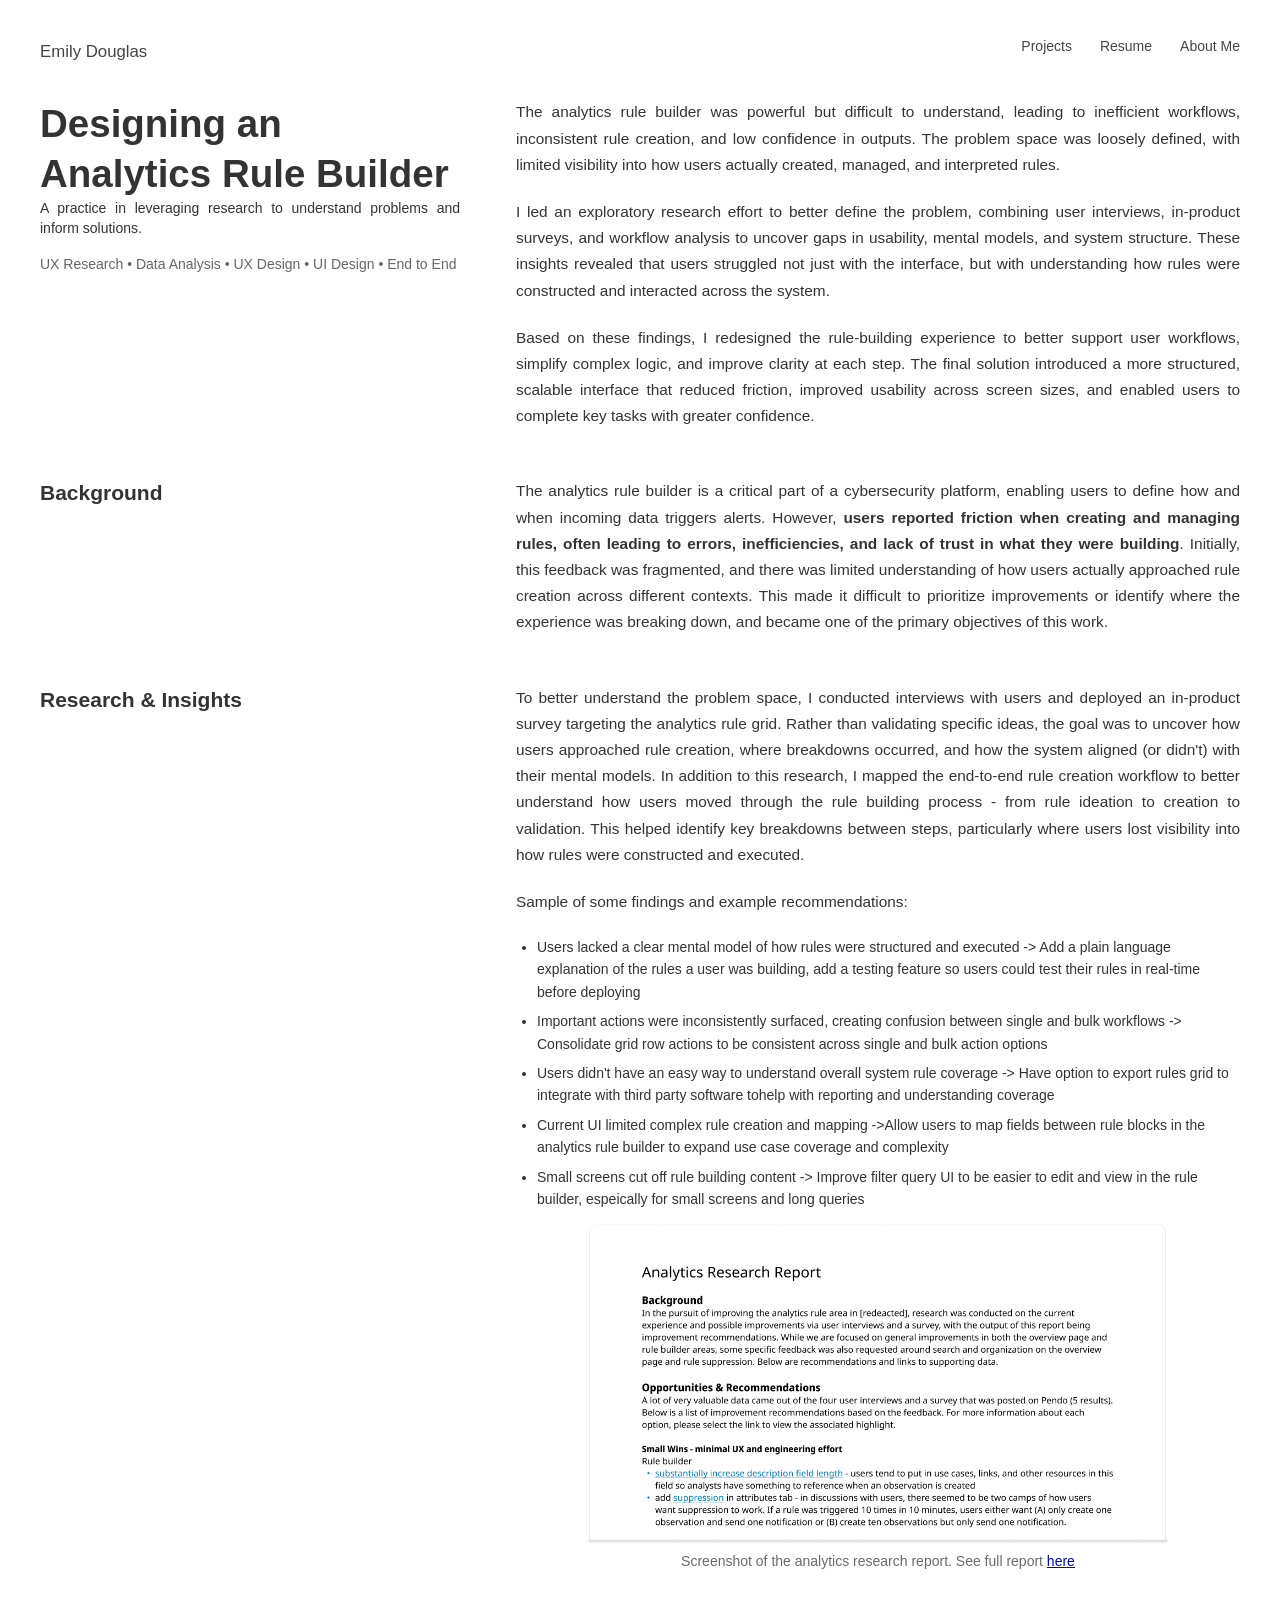
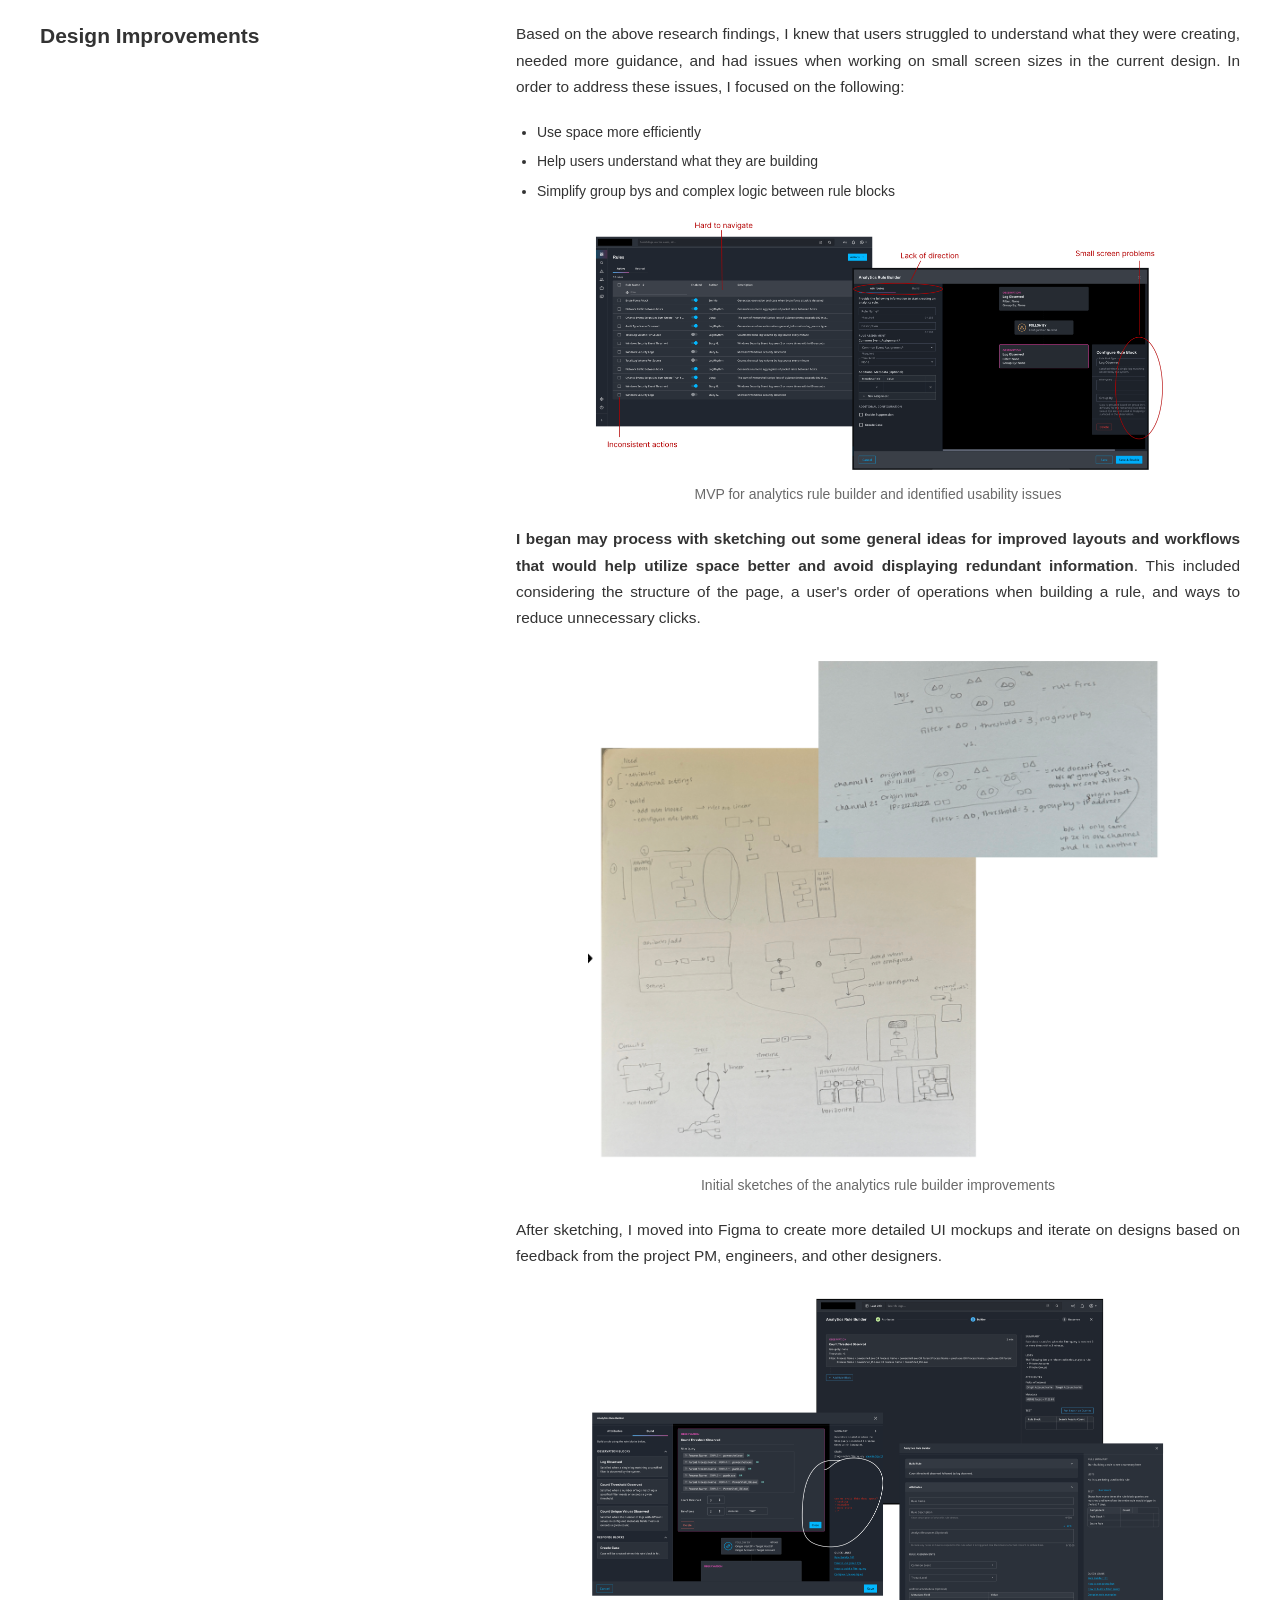
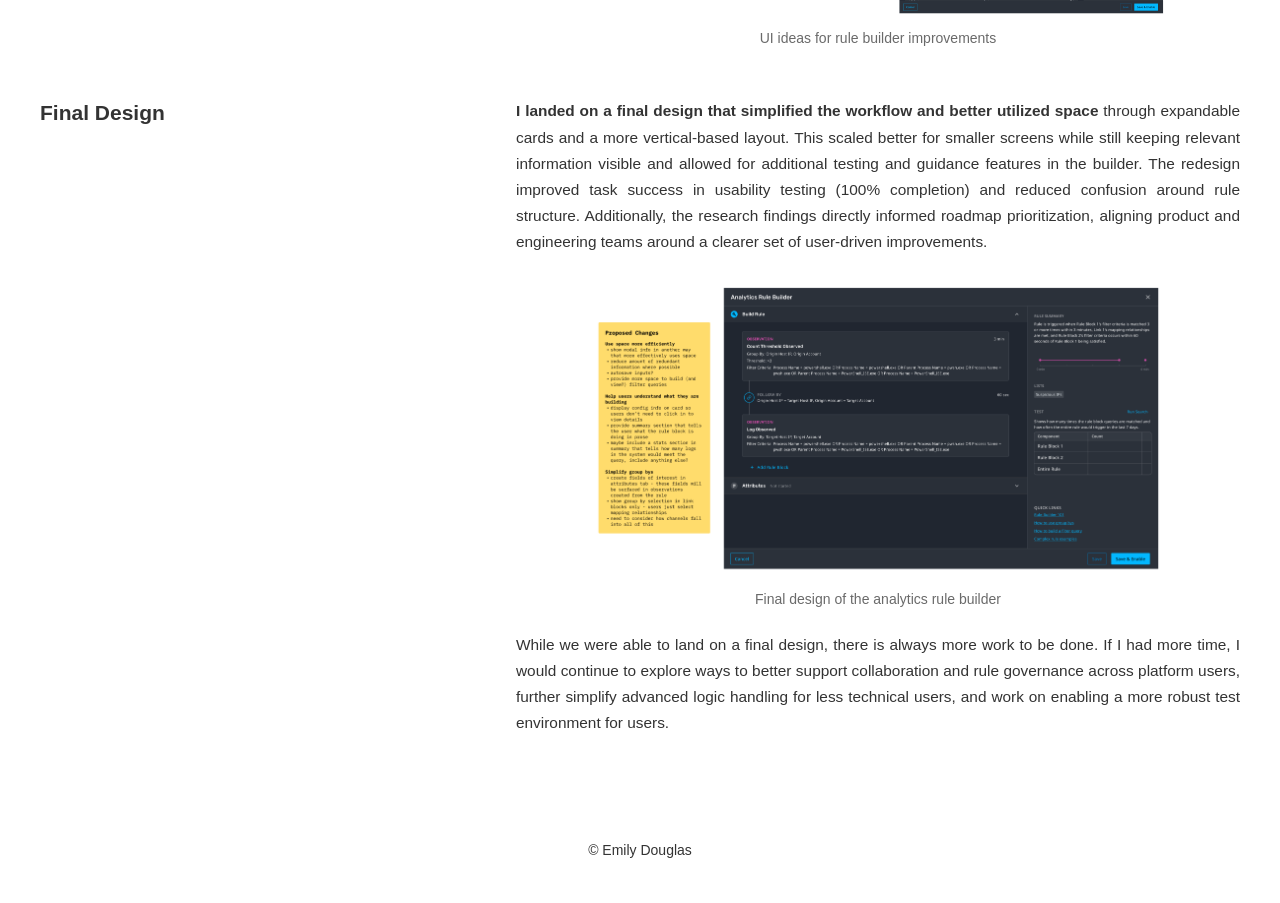
<file: analytics-user-research.html>
<!DOCTYPE html>
<html lang="en">
<head>
    <meta charset="UTF-8">
    <meta name="viewport" content="width=device-width, initial-scale=1.0">
    <title>Analytics User Research</title>
    <link rel="stylesheet" href="styles.css">
    <link rel="icon" type="image/svg+xml" href="./images/Favicon.svg">


</head>
<body>
    <header>
        <nav>
            <h4><a href="index.html">Emily Douglas</a></h4>
            <ul>
                <li><a href="index.html">Projects</a></li>
                <li><a href="resume.pdf" target="_blank">Resume</a></li>
                <li><a href="about.html">About Me</a></li>
                
            </ul>
        </nav>
    </header>

    <main>
        <section class="project-detail">
            <div class="project-detail-grid">
                <aside class="project-detail-aside">
                    <h2>Designing an Analytics Rule Builder</h2>
                    <p>A practice in leveraging research to understand problems and inform solutions.</p>
                    <p class="project-detail-role">UX Research • Data Analysis • UX Design • UI Design • End to End</p>
                    
                    
                </aside>
                <div class="project-detail-copy">
                    
                    <p>The analytics rule builder was powerful but difficult to understand, leading to inefficient workflows, inconsistent rule creation, and low confidence in outputs. The problem space was loosely defined, with limited visibility into how users actually created, managed, and interpreted rules.</p>

                    <p>I led an exploratory research effort to better define the problem, combining user interviews, in-product surveys, and workflow analysis to uncover gaps in usability, mental models, and system structure. These insights revealed that users struggled not just with the interface, but with understanding how rules were constructed and interacted across the system.</p>

                    <p>Based on these findings, I redesigned the rule-building experience to better support user workflows, simplify complex logic, and improve clarity at each step. The final solution introduced a more structured, scalable interface that reduced friction, improved usability across screen sizes, and enabled users to complete key tasks with greater confidence.</p>

                </div>
                
                <aside class="project-detail-aside">
                    <h3>Background</h3>
                </aside>
                <div class="project-detail-copy">
                    <p>The analytics rule builder is a critical part of a cybersecurity platform, enabling users to define how and when incoming data triggers alerts. However, <b>users reported friction when creating and managing rules, often leading to errors, inefficiencies, and lack of trust in what they were building</b>. Initially, this feedback was fragmented, and there was limited understanding of how users actually approached rule creation across different contexts. This made it difficult to prioritize improvements or identify where the experience was breaking down, and became one of the primary objectives of this work.</p>
                   
                </div>
                 
                <aside class="project-detail-aside">
                    <h3>Research & Insights</h3>
                </aside>
                <div class="project-detail-copy">
                    <p>To better understand the problem space, I conducted interviews with users and deployed an in-product survey targeting the analytics rule grid. Rather than validating specific ideas, the goal was to uncover how users approached rule creation, where breakdowns occurred, and how the system aligned (or didn't) with their mental models. In addition to this research, I mapped the end-to-end rule creation workflow to better understand how users moved through the rule building process - from rule ideation to creation to validation. This helped identify key breakdowns between steps, particularly where users lost visibility into how rules were constructed and executed.</p>

                    <p>Sample of some findings and example recommendations:</p>
                    <ul>
                        <li>Users lacked a clear mental model of how rules were structured and executed -> Add a plain language explanation of the rules a user was building, add a testing feature so users could test their rules in real-time before deploying</li>
                        <li>Important actions were inconsistently surfaced, creating confusion between single and bulk workflows -> Consolidate grid row actions to be consistent across single and bulk action options</li>
                        <li>Users didn't have an easy way to understand overall system rule coverage -> Have option to export rules grid to integrate with third party software tohelp with reporting and understanding coverage</li>
                        <li>Current UI limited complex rule creation and mapping ->Allow users to map fields between rule blocks in the analytics rule builder to expand use case coverage and complexity </li>
                        <li>Small screens cut off rule building content -> Improve filter query UI to be easier to edit and view in the rule builder, espeically for small screens and long queries</li>
                    </ul>

                    <figure>
                        <img src="./images/Analytics Research report.png" class="zoomable" tabindex="0" alt="whiteboarding of user flows">

                        <figcaption>Screenshot of the analytics research report. See full report <a href="Analytics Rule Builder Report.pdf" target="_blank">here</a> </figcaption>
                    </figure>
                </div>

                <aside class="project-detail-aside">
                    <h3>Design Improvements</h3>
                </aside>
                <div class="project-detail-copy">
                    <p>Based on the above research findings, I knew that users struggled to understand what they were creating, needed more guidance, and had issues when working on small screen sizes in the current design. In order to address these issues, I focused on the following: </p>
                    <ul>
                        <li>Use space more efficiently</li>
                        <li>Help users understand what they are building</li>
                        <li>Simplify group bys and complex logic between rule blocks</li>
                        
                    </ul>
                    <figure>
                        <img src="./images/analytics rule builder MVP.png" class="zoomable" tabindex="0" alt="MVP design">

                        <figcaption>MVP for analytics rule builder and identified usability issues</figcaption>
                    </figure>
                    
                    <p><b>I began may process with sketching out some general ideas for improved layouts and workflows that would help utilize space better and avoid displaying redundant information</b>. This included considering the structure of the page, a user's order of operations when building a rule, and ways to reduce unnecessary clicks.</p>
                    <figure>
                        <img src="./images/rule builder sketches.png" class="zoomable" tabindex="0" alt="sketches of rule builder improvements">

                        <figcaption>Initial sketches of the analytics rule builder improvements</figcaption>
                    </figure>
                    
                    <p>After sketching, I moved into Figma to create more detailed UI mockups and iterate on designs based on feedback from the project PM, engineers, and other designers.</p>
                    <figure>
                        <img src="./images/analytics rule builder iterations.png" class="zoomable" tabindex="0" alt="UI ideas for rule builder improvements">

                        <figcaption>UI ideas for rule builder improvements</figcaption>
                    </figure> 
                    
                </div>

                <aside class="project-detail-aside">
                    <h3>Final Design</h3>
                </aside>
                <div class="project-detail-copy">
                    <p><b>I landed on a final design that simplified the workflow and better utilized space </b>through expandable cards and a more vertical-based layout. This scaled better for smaller screens while still keeping relevant information visible and allowed for additional testing and guidance features in the builder. The redesign improved task success in usability testing (100% completion) and reduced confusion around rule structure. Additionally, the research findings directly informed roadmap prioritization, aligning product and engineering teams around a clearer set of user-driven improvements.</p>
                    <figure>
                        <img src="./images/analytics rule builder final design + annotation.png" class="zoomable" tabindex="0" alt="final design of analytics rule builder">

                        <figcaption>Final design of the analytics rule builder</figcaption>
                    </figure>
                    <p> While we were able to land on a final design, there is always more work to be done. If I had more time, I would continue to explore ways to better support collaboration and rule governance across platform users, further simplify advanced logic handling for less technical users, and work on enabling a more robust test environment for users.</p>
                </div>
            </div>
        </section>
    </main>

    <footer>
        <p>&copy; Emily Douglas</p>
    </footer>
</body>
</html>
</file>
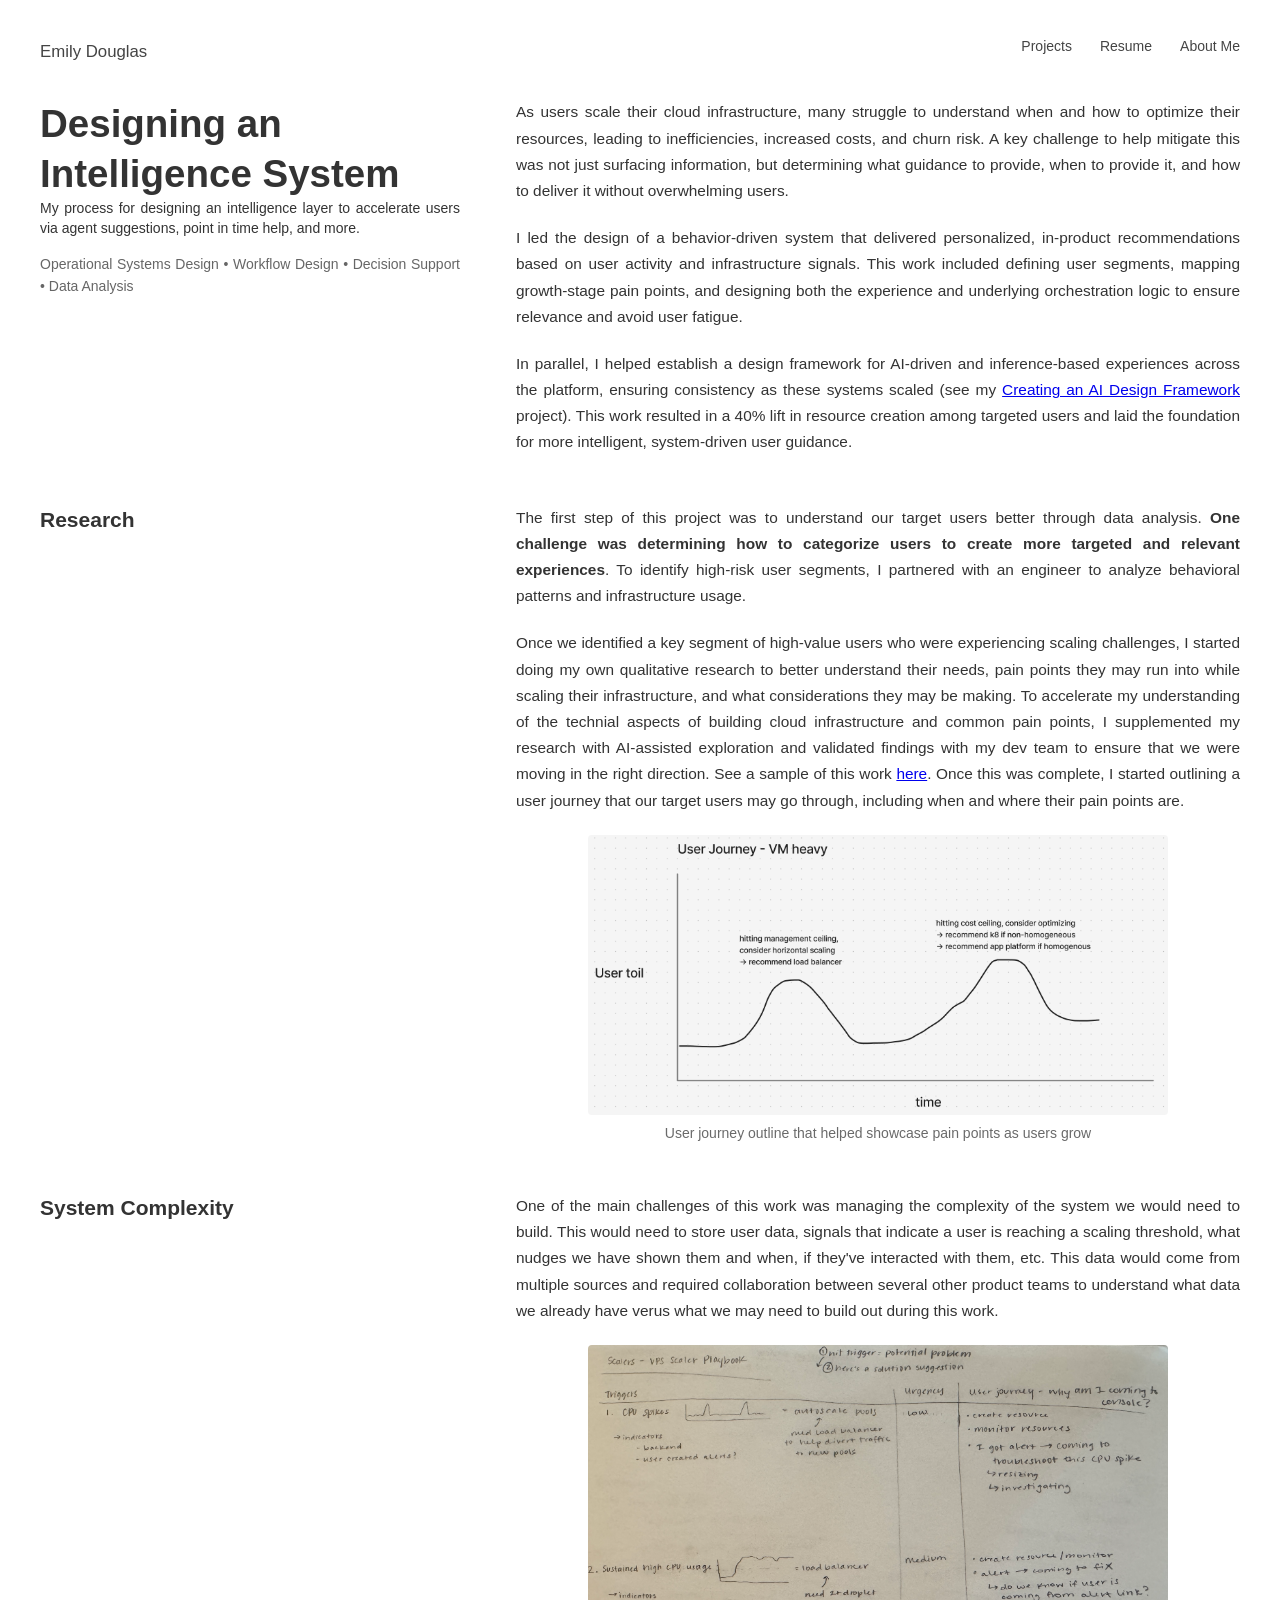
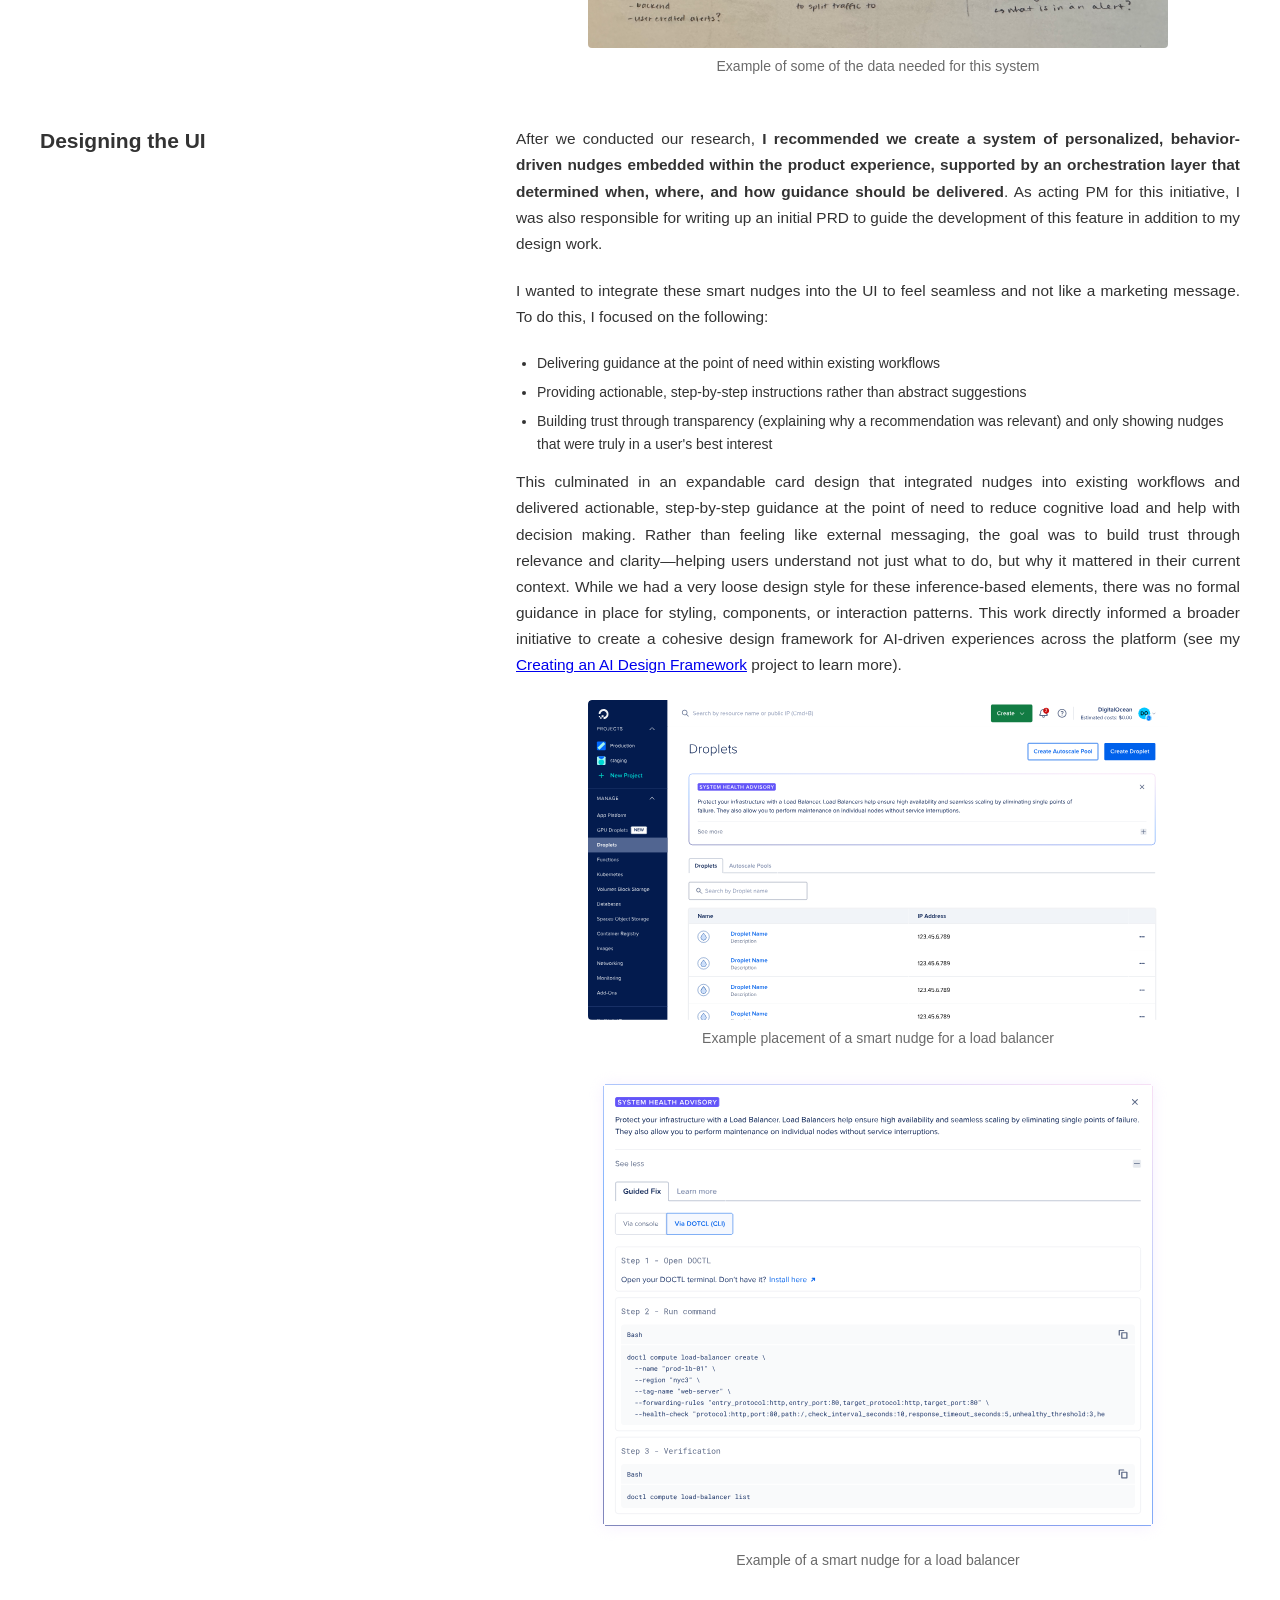
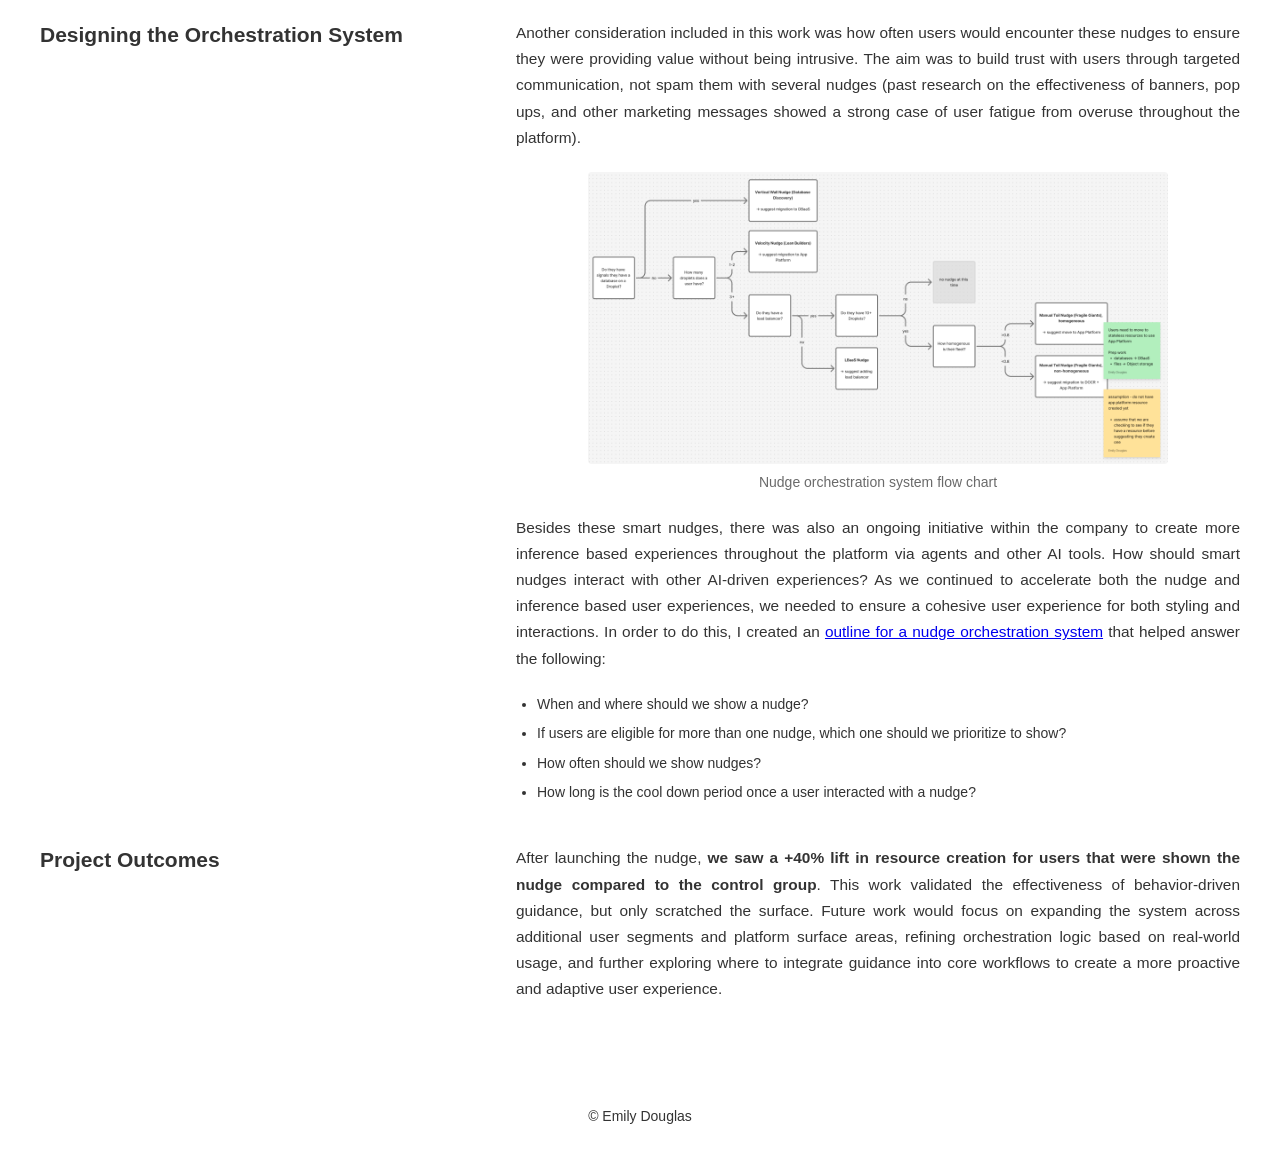
<file: Intelligence-system.html>
<!DOCTYPE html>
<html lang="en">
<head>
    <meta charset="UTF-8">
    <meta name="viewport" content="width=device-width, initial-scale=1.0">
    <title>Growth Project: Designing an Intelligence System</title>
    <link rel="stylesheet" href="styles.css">
    <link rel="icon" type="image/svg+xml" href="./images/Favicon.svg">

</head>
<body>
    <header>
        <nav>
            <h4><a href="index.html">Emily Douglas</a></h4>
            <ul>
                <li><a href="index.html">Projects</a></li>
                <li><a href="resume.pdf" target="_blank">Resume</a></li>
                <li><a href="about.html">About Me</a></li>
                
            </ul>
        </nav>
    </header>

    <main>
        <section class="project-detail">
            <div class="project-detail-grid">
                
                <aside class="project-detail-aside">
                    <h2>Designing an Intelligence System</h2>
                    <p>My process for designing an intelligence layer to accelerate users via agent suggestions, point in time help, and more.</p>
                    <p class="project-detail-role">Operational Systems Design • Workflow Design • Decision Support • Data Analysis</p>
                </aside>
                <div class="project-detail-copy">

                    <p>As users scale their cloud infrastructure, many struggle to understand when and how to optimize their resources, leading to inefficiencies, increased costs, and churn risk. A key challenge to help mitigate this was not just surfacing information, but determining what guidance to provide, when to provide it, and how to deliver it without overwhelming users.</p>

                    <p>I led the design of a behavior-driven system that delivered personalized, in-product recommendations based on user activity and infrastructure signals. This work included defining user segments, mapping growth-stage pain points, and designing both the experience and underlying orchestration logic to ensure relevance and avoid user fatigue.</p>

                    <p>In parallel, I helped establish a design framework for AI-driven and inference-based experiences across the platform, ensuring consistency as these systems scaled (see my <a href="AI-framework.html" target="_blank"> Creating an AI Design Framework</a> project). This work resulted in a 40% lift in resource creation among targeted users and laid the foundation for more intelligent, system-driven user guidance. </p>
                </div>


                <aside class="project-detail-aside">
                    <h3>Research</h3>
                </aside>
                <div class="project-detail-copy">
                    <p>The first step of this project was to understand our target users better through data analysis. <b>One challenge was determining how to categorize users to create more targeted and relevant experiences</b>. To identify high-risk user segments, I partnered with an engineer to analyze behavioral patterns and infrastructure usage. </p>
                        
                    <p>Once we identified a key segment of high-value users who were experiencing scaling challenges, I started doing my own qualitative research to better understand their needs, pain points they may run into while scaling their infrastructure, and what considerations they may be making. To accelerate my understanding of the technial aspects of building cloud infrastructure and common pain points, I supplemented my research with AI-assisted exploration and validated findings with my dev team to ensure that we were moving in the right direction. See a sample of this work <a href="Scalers_usage_research.pdf" target="_blank">here</a>. Once this was complete, I started outlining a user journey that our target users may go through, including when and where their pain points are.</p>
                    
                    <figure>
                        <img src="./images/User journey - scalers work.png" alt="User journey">
                        <figcaption>User journey outline that helped showcase pain points as users grow</figcaption>
                    </figure> 
                </div>  

                <aside class="project-detail-aside">
                    <h3>System Complexity</h3>
                </aside>
                <div class="project-detail-copy">
                    <p>One of the main challenges of this work was managing the complexity of the system we would need to build. This would need to store user data, signals that indicate a user is reaching a scaling threshold, what nudges we have shown them and when, if they've interacted with them, etc. This data would come from multiple sources and required collaboration between several other product teams to understand what data we already have verus what we may need to build out during this work.</p>
                    
                    <figure>
                        <img src="./images/VPS Scaler pain points.jpg" alt="User journey">
                        <figcaption>Example of some of the data needed for this system</figcaption>
                    </figure> 
                </div>

                <aside class="project-detail-aside">
                    <h3>Designing the UI</h3>
                </aside>
                <div class="project-detail-copy">
                    <p>After we conducted our research, <b>I recommended we create a system of personalized, behavior-driven nudges embedded within the product experience, supported by an orchestration layer that determined when, where, and how guidance should be delivered</b>. As acting PM for this initiative, I was also responsible for writing up an initial PRD to guide the development of this feature in addition to my design work. </p> 

                    <p>I wanted to integrate these smart nudges into the UI to feel seamless and not like a marketing message. To do this, I focused on the following: </p>
                        <ul>
                            <li>Delivering guidance at the point of need within existing workflows</li>
                            <li>Providing actionable, step-by-step instructions rather than abstract suggestions</li>
                            <li>Building trust through transparency (explaining why a recommendation was relevant) and only showing nudges that were truly in a user's best interest</li>
                        </ul>
                    
                    <p> This culminated in an expandable card design that integrated nudges into existing workflows and delivered actionable, step-by-step guidance at the point of need to reduce cognitive load and help with decision making. Rather than feeling like external messaging, the goal was to build trust through relevance and clarity—helping users understand not just what to do, but why it mattered in their current context. While we had a very loose design style for these inference-based elements, there was no formal guidance in place for styling, components, or interaction patterns. This work directly informed a broader initiative to create a cohesive design framework for AI-driven experiences across the platform (see my <a href="AI-framework.html" target="_blank"> Creating an AI Design Framework</a> project to learn more).</p>

                    <figure>
                        <img src="./images/nudge-collapsed.svg" alt="Nudge design for a Load Balancer">
                        <figcaption>Example placement of a smart nudge for a load balancer</figcaption>
                    </figure>

                    <figure>
                        <img src="./images/via CLI.svg" alt="Nudge design for a Load Balancer">
                        <figcaption>Example of a smart nudge for a load balancer</figcaption>
                    </figure>   
                </div>
                
                <aside class="project-detail-aside">
                    <h3>Designing the Orchestration System</h3>
                </aside>
                <div class="project-detail-copy">
                    <p><b></b>Another consideration included in this work was how often users would encounter these nudges to ensure they were providing value without being intrusive</b>. The aim was to build trust with users through targeted communication, not spam them with several nudges (past research on the effectiveness of banners, pop ups, and other marketing messages showed a strong case of user fatigue from overuse throughout the platform).</p>
                    
                    <figure>
                        <img src="./images/Nudge system flow chart.png" alt="Nudge orchestration system flow chart">
                        <figcaption>Nudge orchestration system flow chart</figcaption>
                    </figure>  
                        
                    <p>Besides these smart nudges, there was also an ongoing initiative within the company to create more inference based experiences throughout the platform via agents and other AI tools. How should smart nudges interact with other AI-driven experiences? As we continued to accelerate both the nudge and inference based user experiences, we needed to ensure a cohesive user experience for both styling and interactions. In order to do this, I created an <a href="https://docs.google.com/document/d/1h6zpc_3w0HwUsl7aaj230u0BAYEftKNaq4cE0qgP4h4/edit?tab=t.85bk00e876jn#heading=h.ed0nlp387f3k" target="_blank">outline for a nudge orchestration system</a> that helped answer the following:</p>

                    <ul>
                        <li>When and where should we show a nudge?</li>
                        <li>If users are eligible for more than one nudge, which one should we prioritize to show?</li>
                        <li>How often should we show nudges?</li>
                        <li>How long is the cool down period once a user interacted with a nudge?</li>
                    </ul>
                     

                </div> 

                <aside class="project-detail-aside">
                    <h3>Project Outcomes</h3>
                </aside>
                <div class="project-detail-copy">
                    <p>After launching the nudge, <b>we saw a +40% lift in resource creation for users that were shown the nudge compared to the control group</b>. This work validated the effectiveness of behavior-driven guidance, but only scratched the surface. Future work would focus on expanding the system across additional user segments and platform surface areas, refining orchestration logic based on real-world usage, and further exploring where to integrate guidance into core workflows to create a more proactive and adaptive user experience.</p>
                </div> 


            </div>
        </section>
    </main>

    <footer>
        <p>&copy; Emily Douglas</p>
    </footer>
</body>
</html>
</file>
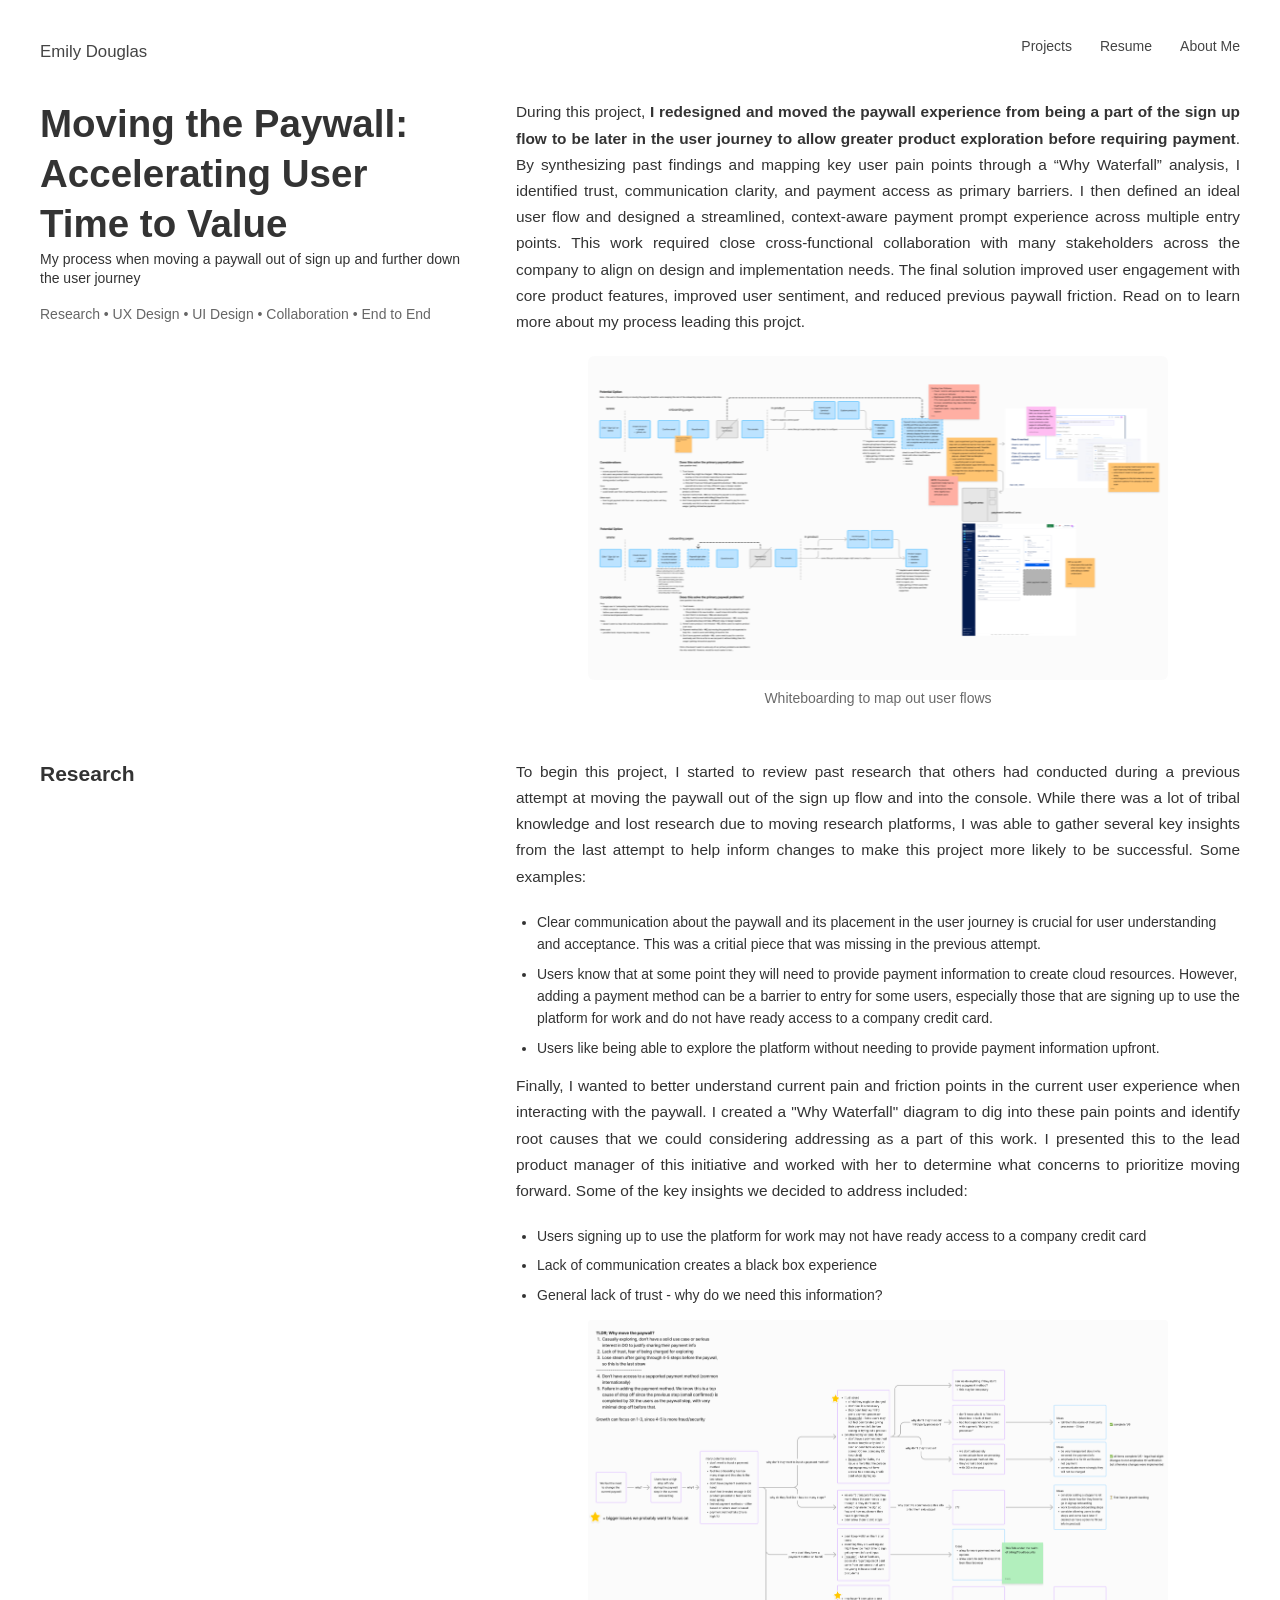
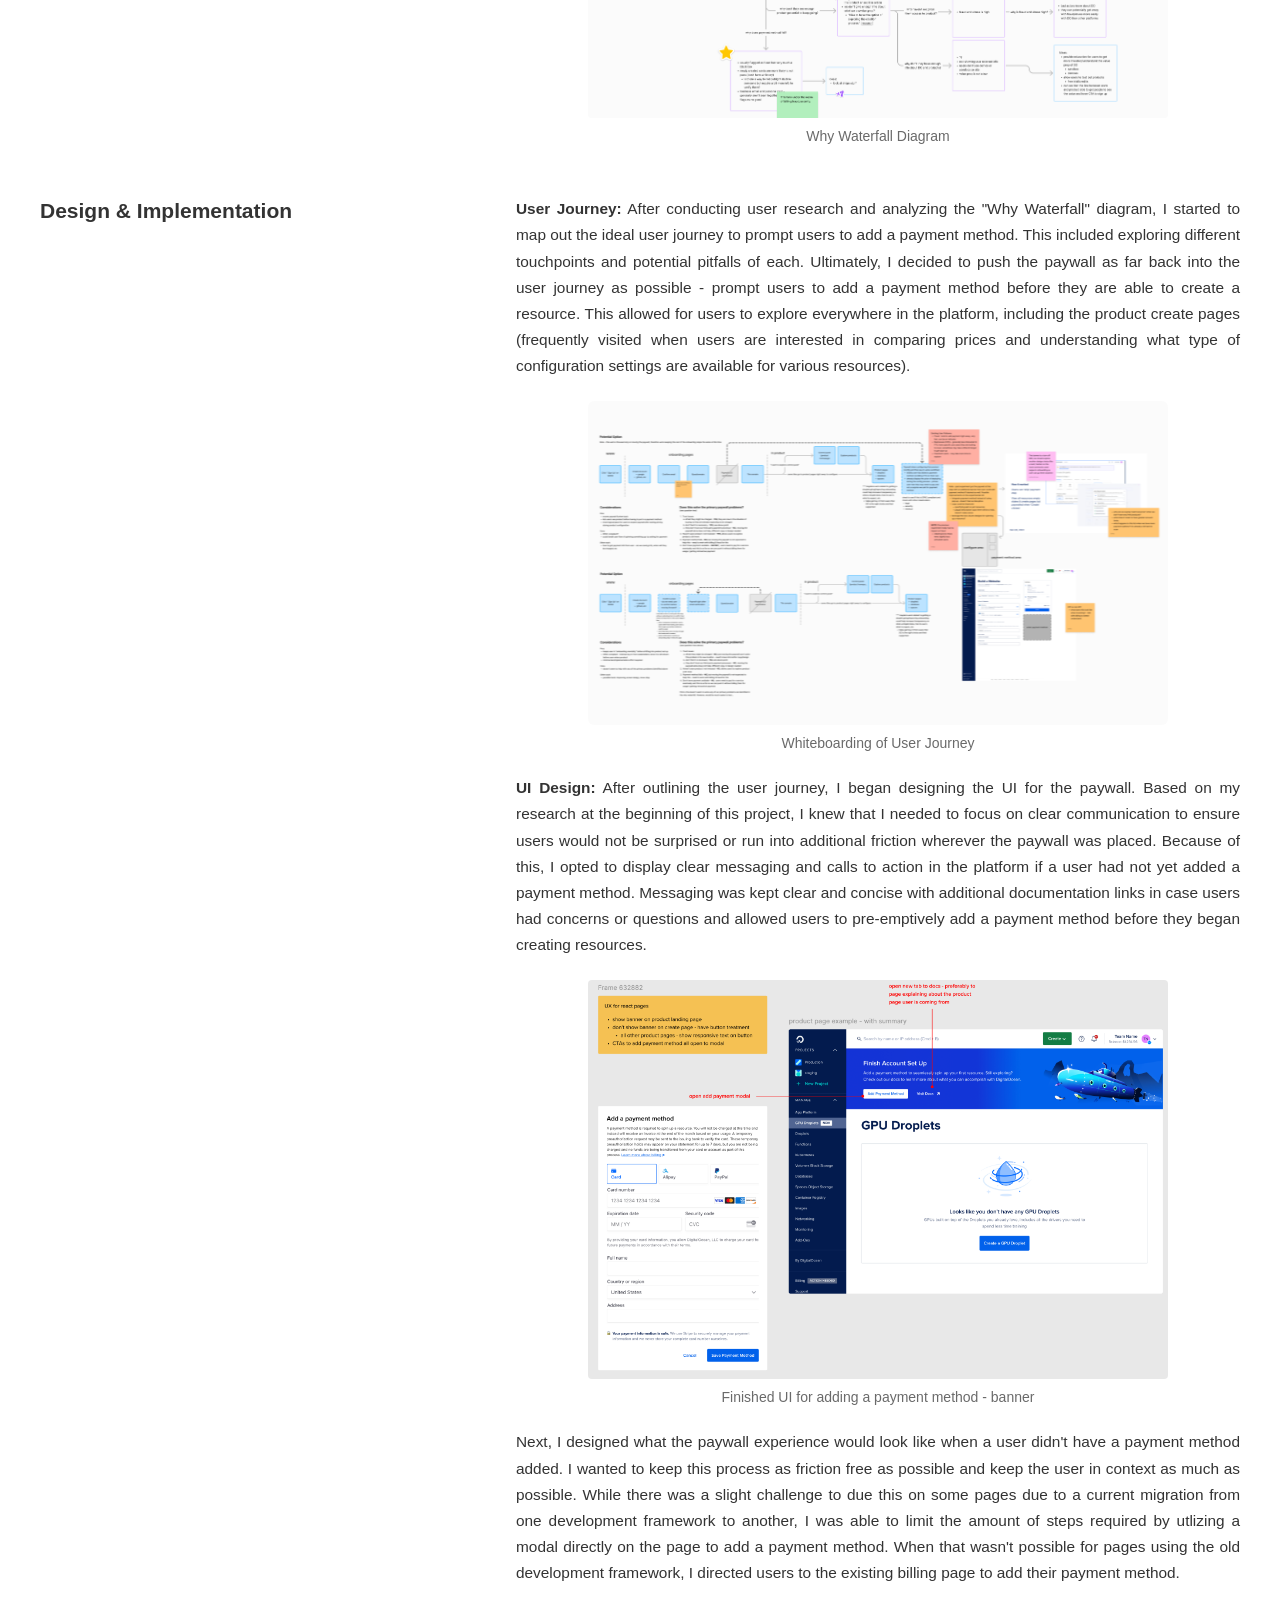
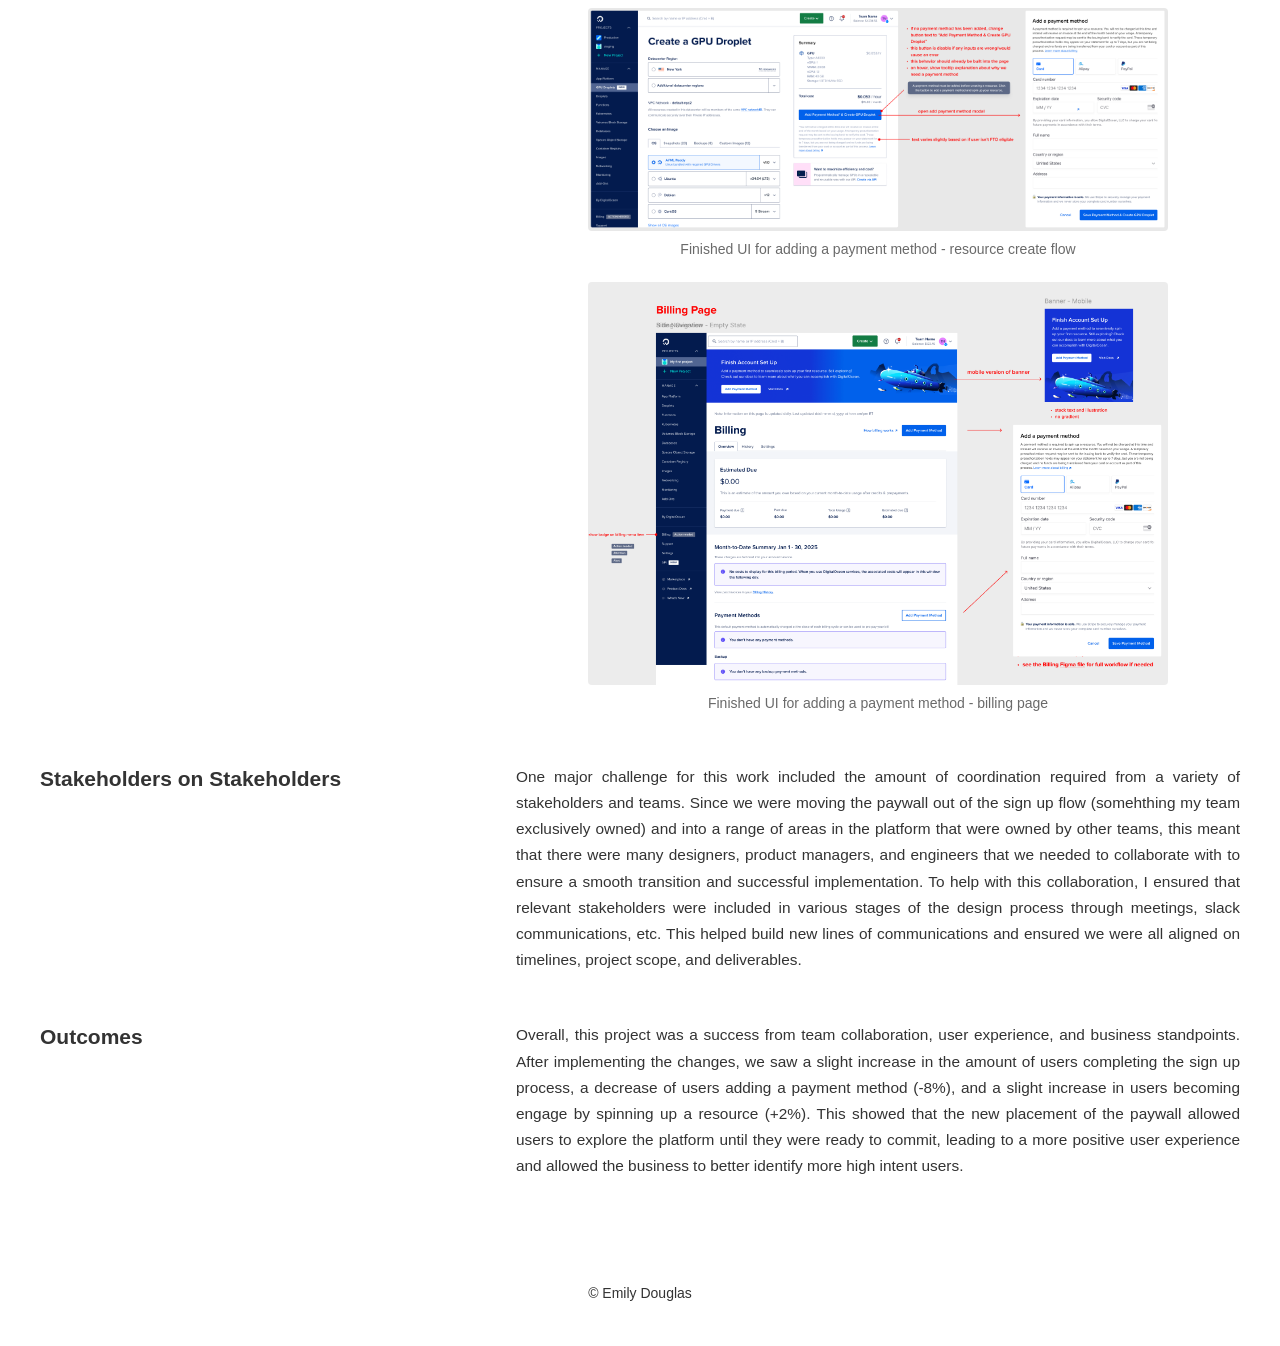
<file: move-the-paywall.html>
<!DOCTYPE html>
<html lang="en">
<head>
    <meta charset="UTF-8">
    <meta name="viewport" content="width=device-width, initial-scale=1.0">
    <title>Growth Project: Moving the Paywall</title>
    <link rel="stylesheet" href="styles.css">
    <link rel="icon" type="image/svg+xml" href="./images/Favicon.svg">

</head>
<body>
    <header>
        <nav>
            <h4><a href="index.html">Emily Douglas</a></h4>
            <ul>
                <li><a href="index.html">Projects</a></li>
                <li><a href="resume.pdf" target="_blank">Resume</a></li>
                <li><a href="about.html">About Me</a></li>
                
            </ul>
        </nav>
    </header>

    <main>
        <section class="project-detail">
            <div class="project-detail-grid">
                
                <aside class="project-detail-aside">
                    <h2>Moving the Paywall: Accelerating User Time to Value</h2>
                    <p>My process when moving a paywall out of sign up and further down the user journey</p>
                    <p class="project-detail-role">Research • UX Design • UI Design • Collaboration • End to End</p>
                </aside>
                <div class="project-detail-copy">
                    
                    <p>During this project, <b>I redesigned and moved the paywall experience from being a part of the sign up flow to be later in the user journey to allow greater product exploration before requiring payment</b>. By synthesizing past findings and mapping key user pain points through a “Why Waterfall” analysis, I identified trust, communication clarity, and payment access as primary barriers. I then defined an ideal user flow and designed a streamlined, context-aware payment prompt experience across multiple entry points. This work required close cross-functional collaboration with many stakeholders across the company to align on design and implementation needs. The final solution improved user engagement with core product features, improved user sentiment, and reduced previous paywall friction. Read on to learn more about my process leading this projct.</p>
                    <figure>
                        <img src="./images/mtpw-whiteboarding.svg" class="zoomable" tabindex="0" alt="whiteboarding of user flows">

                        <figcaption>Whiteboarding to map out user flows</figcaption>
                    </figure>
                </div>
                
                <aside class="project-detail-aside">
                    <h3>Research</h3>
                </aside>
                <div class="project-detail-copy">
                    <p>To begin this project, I started to review past research that others had conducted during a previous attempt at moving the paywall out of the sign up flow and into the console. While there was a lot of tribal knowledge and lost research due to moving research platforms, I was able to gather several key insights from the last attempt to help inform changes to make this project more likely to be successful. Some examples:</p>

                    <ul>
                        <li>Clear communication about the paywall and its placement in the user journey is crucial for user understanding and acceptance. This was a critial piece that was missing in the previous attempt.</li>
                        <li>Users know that at some point they will need to provide payment information to create cloud resources. However, adding a payment method can be a barrier to entry for some users, especially those that are signing up to use the platform for work and do not have ready access to a company credit card.</li>
                        <li>Users like being able to explore the platform without needing to provide payment information upfront. </li>
                    </ul>

                    <p>Finally, I wanted to better understand current pain and friction points in the current user experience when interacting with the paywall. I created a "Why Waterfall" diagram to dig into these pain points and identify root causes that we could considering addressing as a part of this work. I presented this to the lead product manager of this initiative and worked with her to determine what concerns to prioritize moving forward. Some of the key insights we decided to address included:</p>
                    <ul>
                        <li>Users signing up to use the platform for work may not have ready access to a company credit card</li>
                        <li>Lack of communication creates a black box experience</li>
                        <li>General lack of trust - why do we need this information?</li>

                    </ul>
                    <figure>
                        <img src="./images/mtpw - why waterfall.png" class="zoomable" tabindex="0"alt="Why Waterfall diagram">
                        <figcaption>Why Waterfall Diagram</figcaption>
                    </figure>

                </div>
    
                <aside class="project-detail-aside">
                    <h3>Design & Implementation</h3>
                </aside>
                <div class="project-detail-copy">
                    <p><b>User Journey:</b> After conducting user research and analyzing the "Why Waterfall" diagram, I started to map out the ideal user journey to prompt users to add a payment method. This included exploring different touchpoints and potential pitfalls of each. Ultimately, I decided to push the paywall as far back into the user journey as possible - prompt users to add a payment method before they are able to create a resource. This allowed for users to explore everywhere in the platform, including the product create pages (frequently visited when users are interested in comparing prices and understanding what type of configuration settings are available for various resources).  </p>

                     <figure>
                        <img src="./images/mtpw-whiteboarding.svg" class="zoomable" tabindex="0" alt="Whiteboarding of user flows">
                        <figcaption>Whiteboarding of User Journey</figcaption>

                    </figure>
                    
                    <p><b>UI Design:</b> After outlining the user journey, I began designing the UI for the paywall. Based on my research at the beginning of this project, I knew that I needed to focus on clear communication to ensure users would not be surprised or run into additional friction wherever the paywall was placed. Because of this, I opted to display clear messaging and calls to action in the platform if a user had not yet added a payment method. Messaging was kept clear and concise with additional documentation links in case users had concerns or questions and allowed users to pre-emptively add a payment method before they began creating resources.</p>
                    
                    <figure>
                        <img src="./images/mtpw - banner.png" class="zoomable" tabindex="0" alt="Paywall UI example">
                        <figcaption>Finished UI for adding a payment method - banner</figcaption>
                    </figure>

                    <p>Next, I designed what the paywall experience would look like when a user didn't have a payment method added. I wanted to keep this process as friction free as possible and keep the user in context as much as possible. While there was a slight challenge to due this on some pages due to a current migration from one development framework to another, I was able to limit the amount of steps required by utlizing a modal directly on the page to add a payment method. When that wasn't possible for pages using the old development framework, I directed users to the existing billing page to add their payment method.</p>
                    <figure>
                        <img src="./images/mtpw - react page.png" class="zoomable" tabindex="0" alt="Paywall UI example">
                        <figcaption>Finished UI for adding a payment method - resource create flow</figcaption>
                    </figure>
                    <figure>
                        <img src="./images/mtpw-billing-example.png" class="zoomable" tabindex="0" alt="Paywall UI example">
                        <figcaption>Finished UI for adding a payment method - billing page</figcaption>
                    </figure>
                </div>
                
                <aside class="project-detail-aside">
                    <h3>Stakeholders on Stakeholders</h3>
                </aside>
                <div class="project-detail-copy">
                    <p>One major challenge for this work included the amount of coordination required from a variety of stakeholders and teams. Since we were moving the paywall out of the sign up flow (somehthing my team exclusively owned) and into a range of areas in the platform that were owned by other teams, this meant that there were many designers, product managers, and engineers that we needed to collaborate with to ensure a smooth transition and successful implementation. To help with this collaboration, I ensured that relevant stakeholders were included in various stages of the design process through meetings, slack communications, etc. This helped build new lines of communications and ensured we were all aligned on timelines, project scope, and deliverables.</p>
                </div>

                <aside class="project-detail-aside">
                    <h3>Outcomes</h3>
                </aside>
                <div class="project-detail-copy">
                    <p>Overall, this project was a success from team collaboration, user experience, and business standpoints. After implementing the changes, we saw a slight increase in the amount of users completing the sign up process, a decrease of users adding a payment method (-8%), and a slight increase in users becoming engage by spinning up a resource (+2%). This showed that the new placement of the paywall allowed users to explore the platform until they were ready to commit, leading to a more positive user experience and allowed the business to better identify more high intent users.</p>
                </div>
            </div>
        </section>
    </main>

    <footer>
        <p>&copy; Emily Douglas</p>
    </footer>
</body>
</html>
</file>
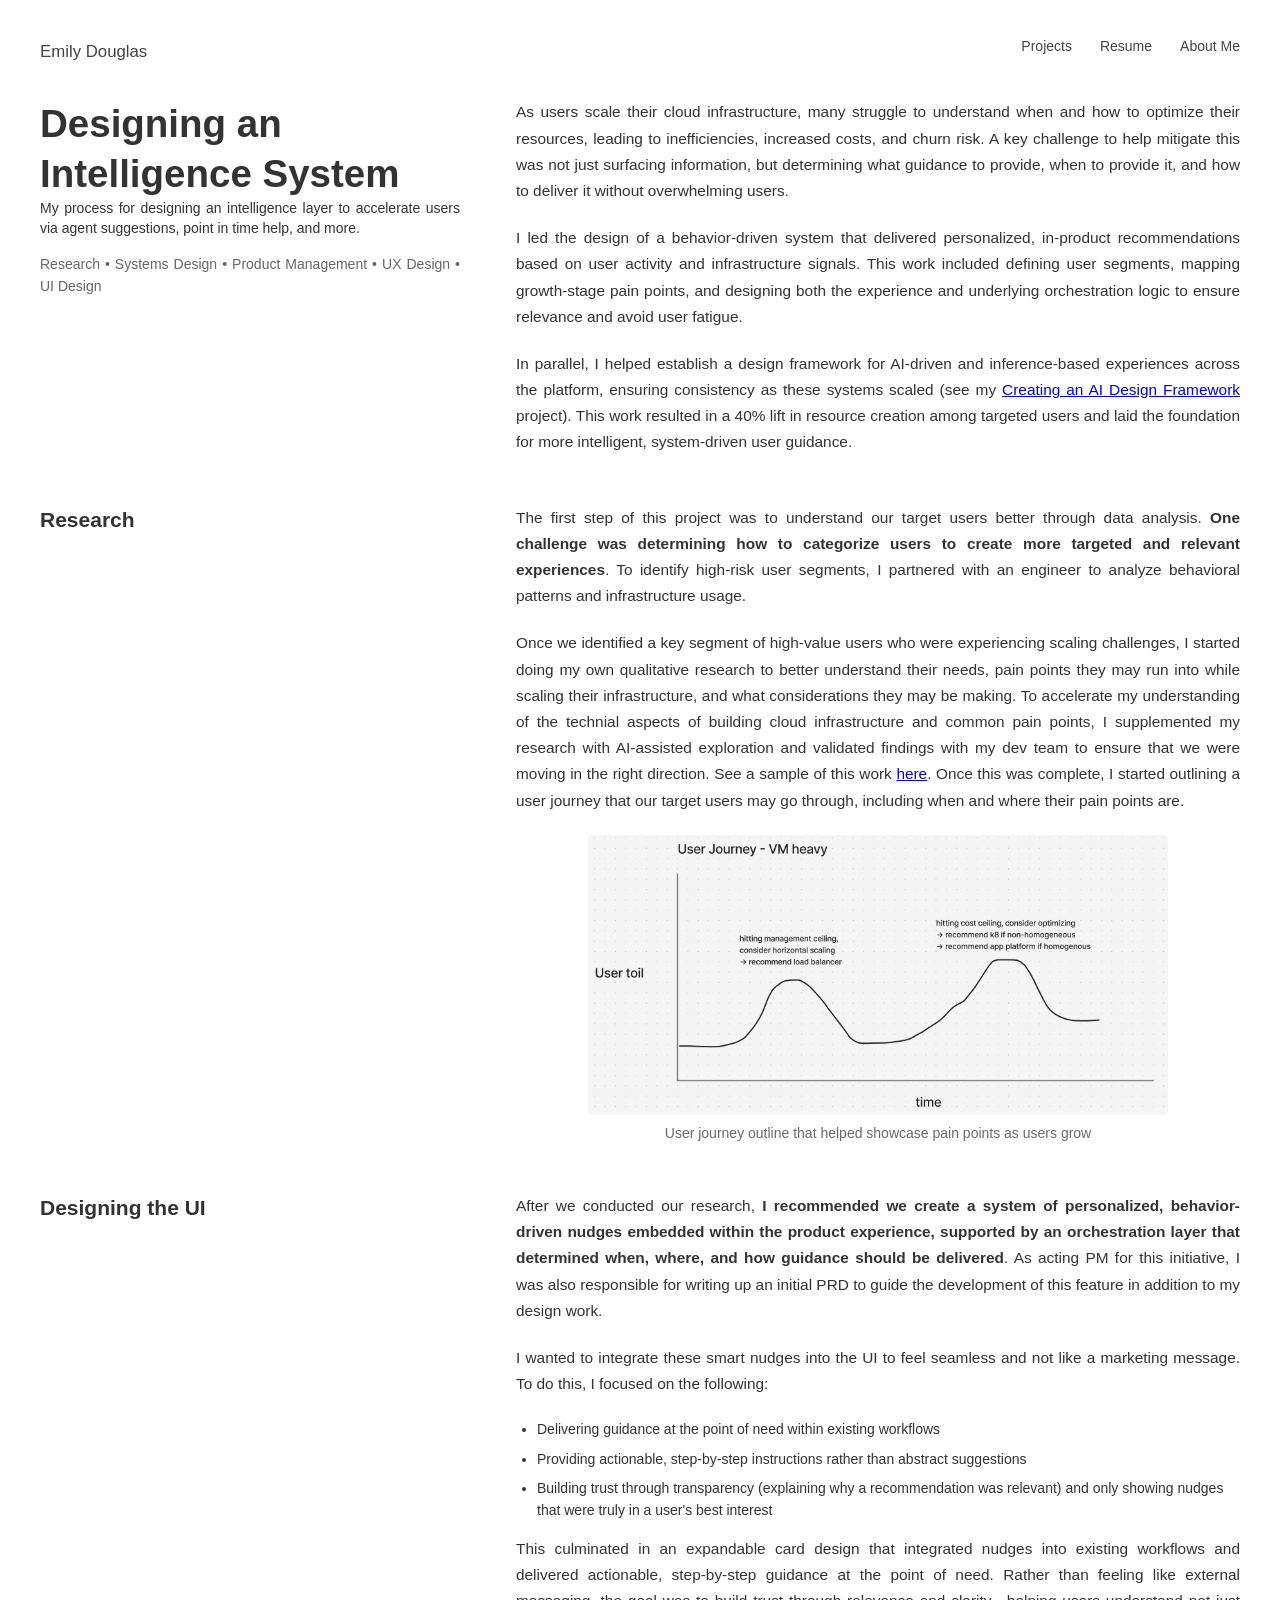
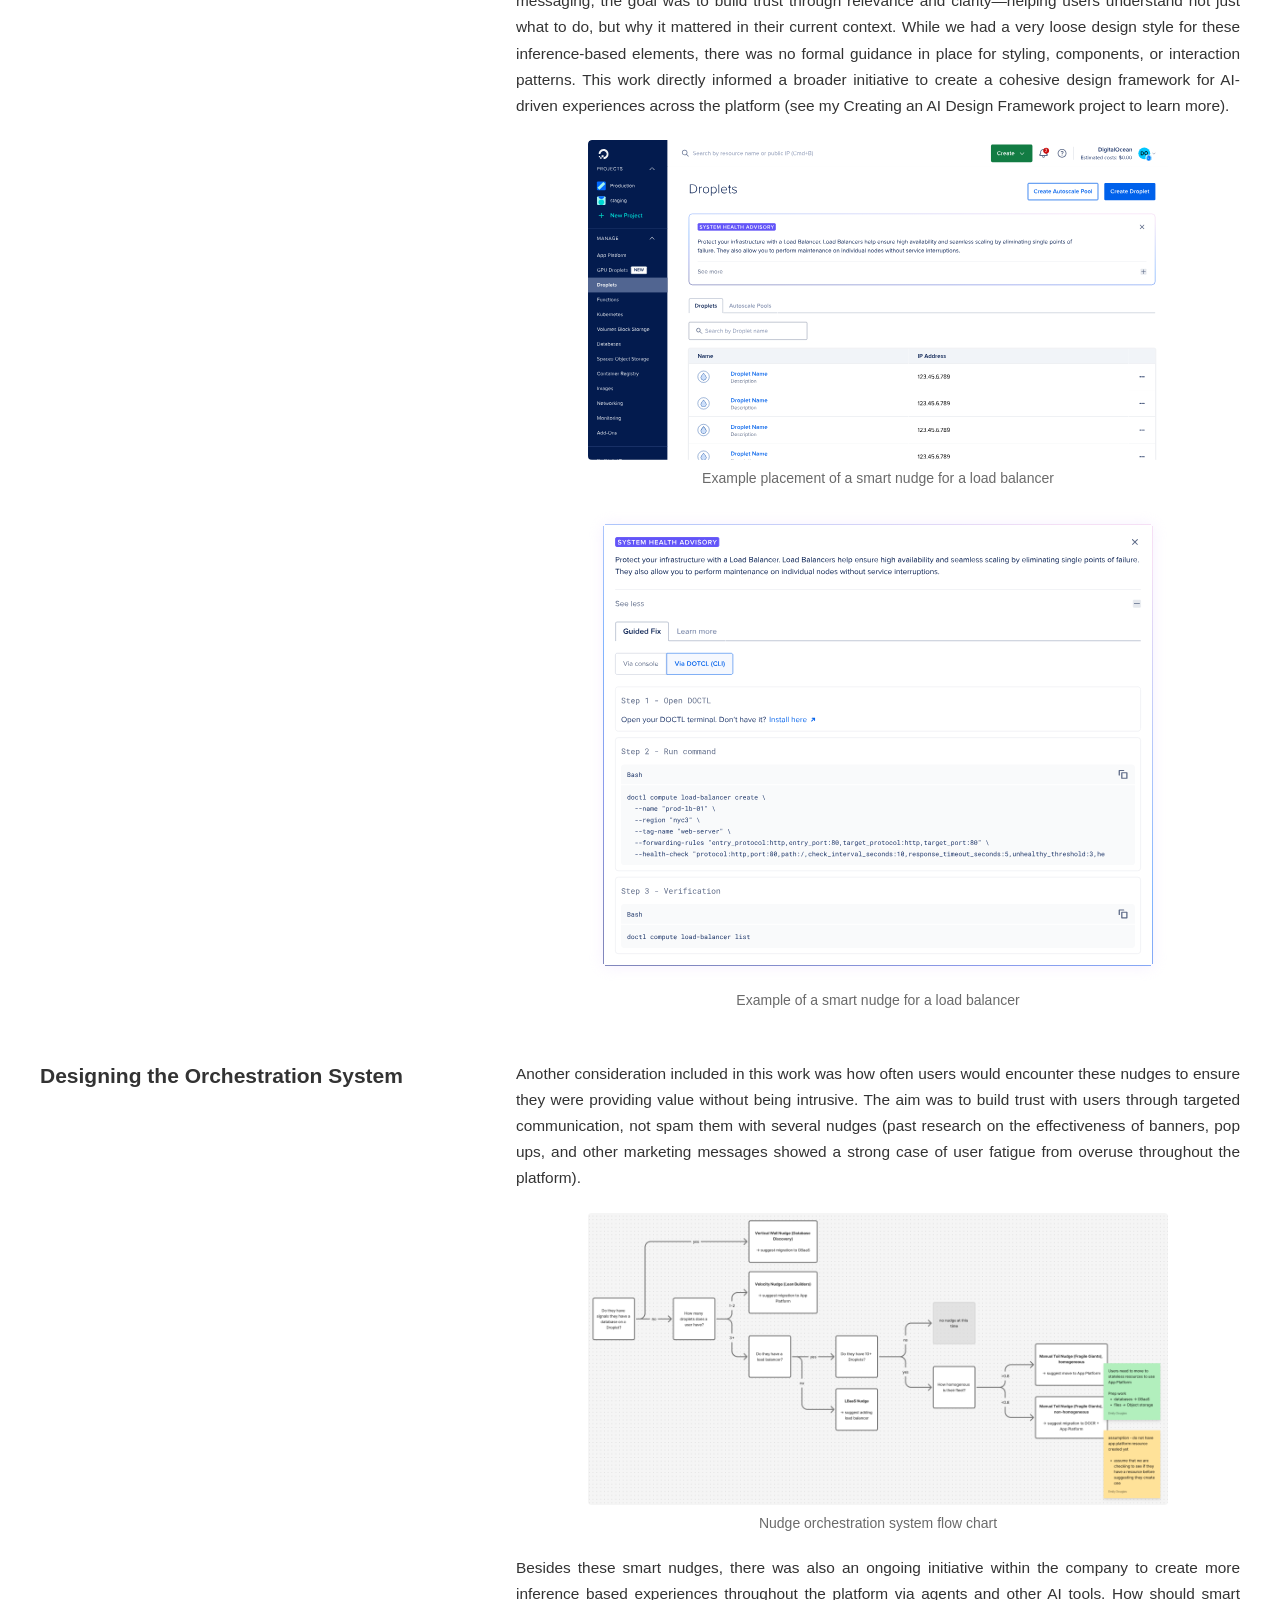
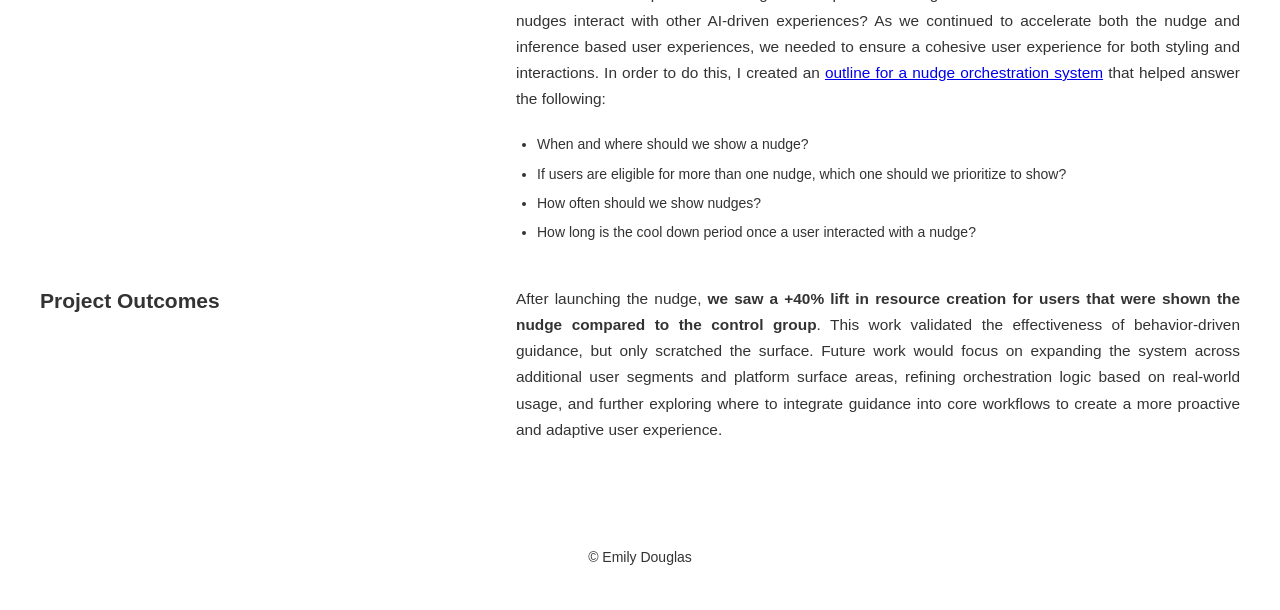
<file: scalers.html>
<!DOCTYPE html>
<html lang="en">
<head>
    <meta charset="UTF-8">
    <meta name="viewport" content="width=device-width, initial-scale=1.0">
    <title>Growth Project: Designing an Intelligence System</title>
    <link rel="stylesheet" href="styles.css">
    <link rel="icon" type="image/svg+xml" href="./images/Favicon.svg">

</head>
<body>
    <header>
        <nav>
            <h4><a href="index.html">Emily Douglas</a></h4>
            <ul>
                <li><a href="index.html">Projects</a></li>
                <li><a href="resume.pdf" target="_blank">Resume</a></li>
                <li><a href="about.html">About Me</a></li>
                
            </ul>
        </nav>
    </header>

    <main>
        <section class="project-detail">
            <div class="project-detail-grid">
                
                <aside class="project-detail-aside">
                    <h2>Designing an Intelligence System</h2>
                    <p>My process for designing an intelligence layer to accelerate users via agent suggestions, point in time help, and more.</p>
                    <p class="project-detail-role">Research • Systems Design • Product Management • UX Design • UI Design</p>
                </aside>
                <div class="project-detail-copy">

                    <p>As users scale their cloud infrastructure, many struggle to understand when and how to optimize their resources, leading to inefficiencies, increased costs, and churn risk. A key challenge to help mitigate this was not just surfacing information, but determining what guidance to provide, when to provide it, and how to deliver it without overwhelming users.</p>

                    <p>I led the design of a behavior-driven system that delivered personalized, in-product recommendations based on user activity and infrastructure signals. This work included defining user segments, mapping growth-stage pain points, and designing both the experience and underlying orchestration logic to ensure relevance and avoid user fatigue.</p>

                    <p>In parallel, I helped establish a design framework for AI-driven and inference-based experiences across the platform, ensuring consistency as these systems scaled (see my <a href="AI design system.html" target="_blank"> Creating an AI Design Framework</a> project). This work resulted in a 40% lift in resource creation among targeted users and laid the foundation for more intelligent, system-driven user guidance. </p>
                </div>


                <aside class="project-detail-aside">
                    <h3>Research</h3>
                </aside>
                <div class="project-detail-copy">
                    <p>The first step of this project was to understand our target users better through data analysis. <b>One challenge was determining how to categorize users to create more targeted and relevant experiences</b>. To identify high-risk user segments, I partnered with an engineer to analyze behavioral patterns and infrastructure usage. </p>
                        
                    <p>Once we identified a key segment of high-value users who were experiencing scaling challenges, I started doing my own qualitative research to better understand their needs, pain points they may run into while scaling their infrastructure, and what considerations they may be making. To accelerate my understanding of the technial aspects of building cloud infrastructure and common pain points, I supplemented my research with AI-assisted exploration and validated findings with my dev team to ensure that we were moving in the right direction. See a sample of this work <a href="Scalers_usage_research.pdf" target="_blank">here</a>. Once this was complete, I started outlining a user journey that our target users may go through, including when and where their pain points are.</p>
                    
                    <figure>
                        <img src="./images/User journey - scalers work.png" alt="User journey">
                        <figcaption>User journey outline that helped showcase pain points as users grow</figcaption>
                    </figure> 
                </div>  

                <aside class="project-detail-aside">
                    <h3>Designing the UI</h3>
                </aside>
                <div class="project-detail-copy">
                    <p>After we conducted our research, <b>I recommended we create a system of personalized, behavior-driven nudges embedded within the product experience, supported by an orchestration layer that determined when, where, and how guidance should be delivered</b>. As acting PM for this initiative, I was also responsible for writing up an initial PRD to guide the development of this feature in addition to my design work. </p> 

                    <p>I wanted to integrate these smart nudges into the UI to feel seamless and not like a marketing message. To do this, I focused on the following: </p>
                        <ul>
                            <li>Delivering guidance at the point of need within existing workflows</li>
                            <li>Providing actionable, step-by-step instructions rather than abstract suggestions</li>
                            <li>Building trust through transparency (explaining why a recommendation was relevant) and only showing nudges that were truly in a user's best interest</li>
                        </ul>
                    
                    <p> This culminated in an expandable card design that integrated nudges into existing workflows and delivered actionable, step-by-step guidance at the point of need. Rather than feeling like external messaging, the goal was to build trust through relevance and clarity—helping users understand not just what to do, but why it mattered in their current context. While we had a very loose design style for these inference-based elements, there was no formal guidance in place for styling, components, or interaction patterns. This work directly informed a broader initiative to create a cohesive design framework for AI-driven experiences across the platform (see my Creating an AI Design Framework project to learn more).</p>

                    <figure>
                        <img src="./images/nudge-collapsed.svg" alt="Nudge design for a Load Balancer">
                        <figcaption>Example placement of a smart nudge for a load balancer</figcaption>
                    </figure>

                    <figure>
                        <img src="./images/via CLI.svg" alt="Nudge design for a Load Balancer">
                        <figcaption>Example of a smart nudge for a load balancer</figcaption>
                    </figure>   
                </div>
                
                <aside class="project-detail-aside">
                    <h3>Designing the Orchestration System</h3>
                </aside>
                <div class="project-detail-copy">
                    <p><b></b>Another consideration included in this work was how often users would encounter these nudges to ensure they were providing value without being intrusive</b>. The aim was to build trust with users through targeted communication, not spam them with several nudges (past research on the effectiveness of banners, pop ups, and other marketing messages showed a strong case of user fatigue from overuse throughout the platform).</p>
                    
                    <figure>
                        <img src="./images/Nudge system flow chart.png" alt="Nudge orchestration system flow chart">
                        <figcaption>Nudge orchestration system flow chart</figcaption>
                    </figure>  
                        
                    <p>Besides these smart nudges, there was also an ongoing initiative within the company to create more inference based experiences throughout the platform via agents and other AI tools. How should smart nudges interact with other AI-driven experiences? As we continued to accelerate both the nudge and inference based user experiences, we needed to ensure a cohesive user experience for both styling and interactions. In order to do this, I created an <a href="https://docs.google.com/document/d/1h6zpc_3w0HwUsl7aaj230u0BAYEftKNaq4cE0qgP4h4/edit?tab=t.85bk00e876jn#heading=h.ed0nlp387f3k" target="_blank">outline for a nudge orchestration system</a> that helped answer the following:</p>

                    <ul>
                        <li>When and where should we show a nudge?</li>
                        <li>If users are eligible for more than one nudge, which one should we prioritize to show?</li>
                        <li>How often should we show nudges?</li>
                        <li>How long is the cool down period once a user interacted with a nudge?</li>
                    </ul>
                     

                </div> 

                <aside class="project-detail-aside">
                    <h3>Project Outcomes</h3>
                </aside>
                <div class="project-detail-copy">
                    <p>After launching the nudge, <b>we saw a +40% lift in resource creation for users that were shown the nudge compared to the control group</b>. This work validated the effectiveness of behavior-driven guidance, but only scratched the surface. Future work would focus on expanding the system across additional user segments and platform surface areas, refining orchestration logic based on real-world usage, and further exploring where to integrate guidance into core workflows to create a more proactive and adaptive user experience.</p>
                </div> 


            </div>
        </section>
    </main>

    <footer>
        <p>&copy; Emily Douglas</p>
    </footer>
</body>
</html>
</file>
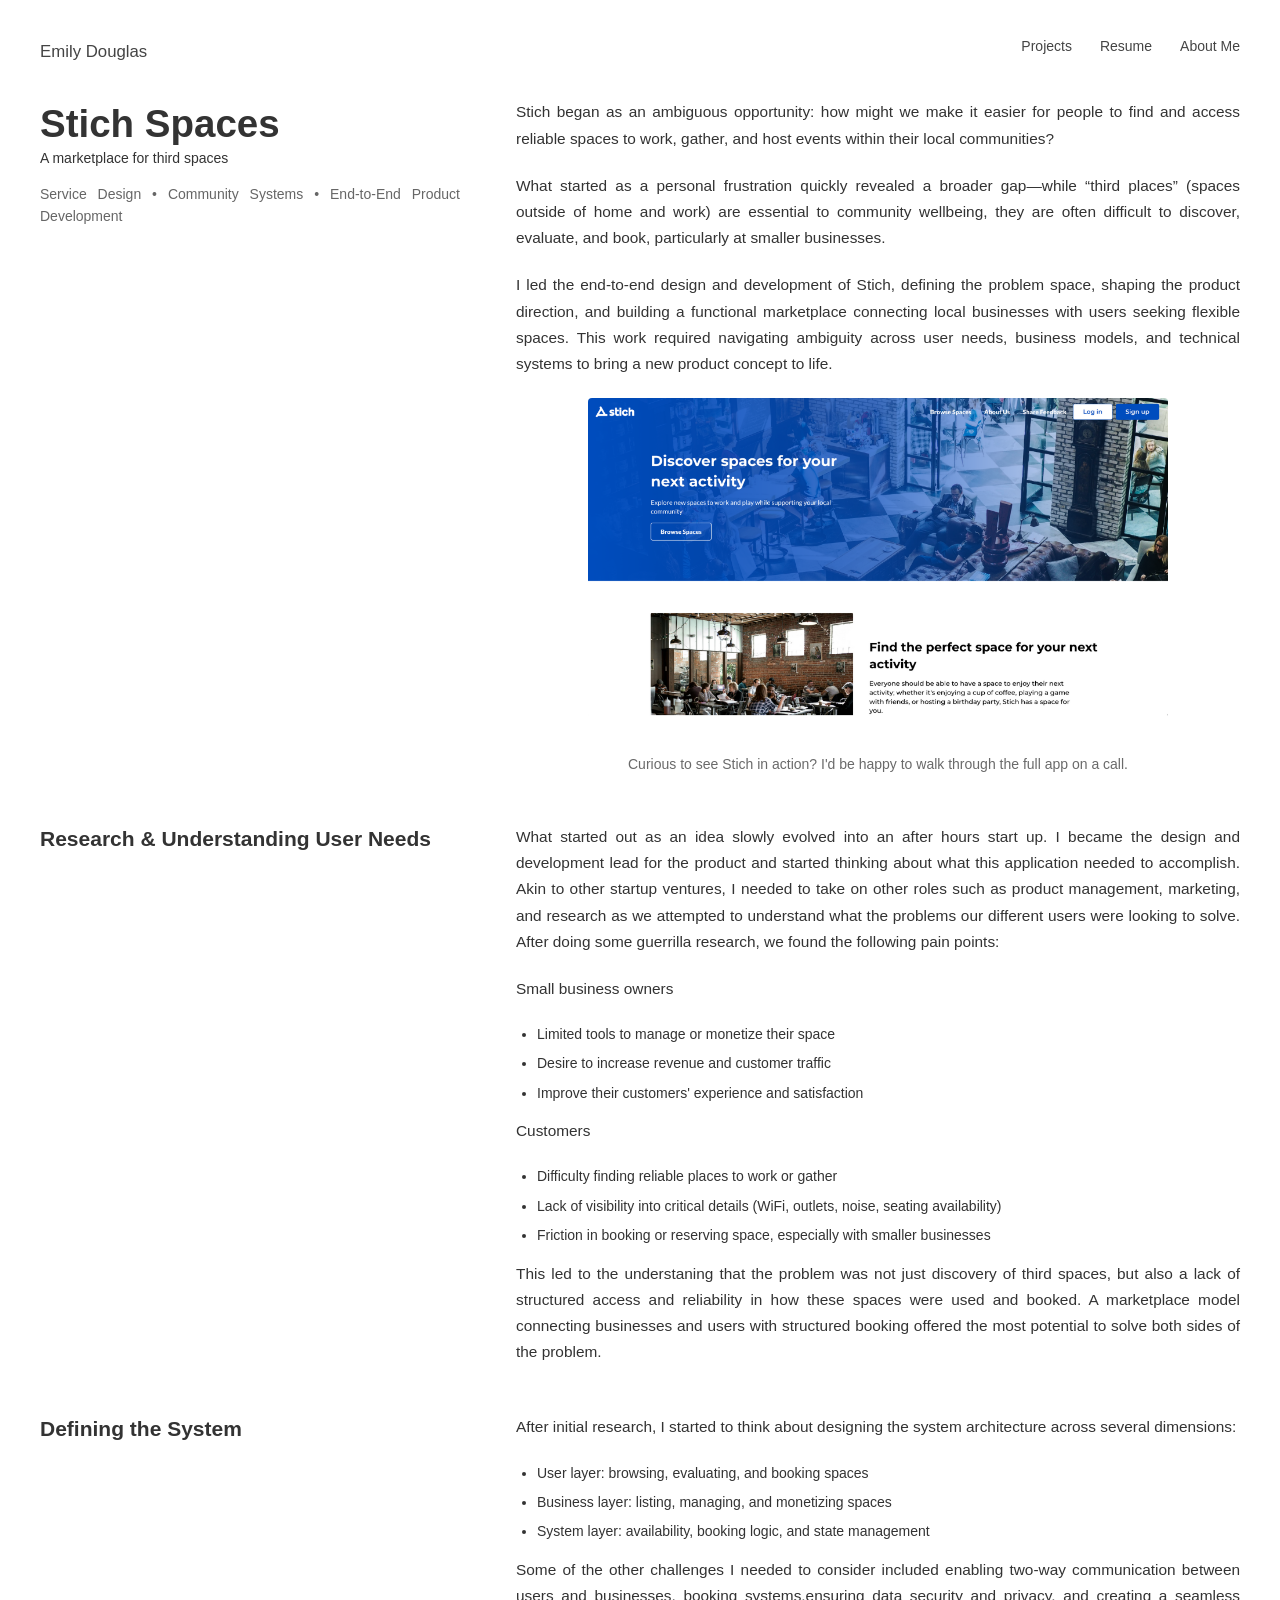
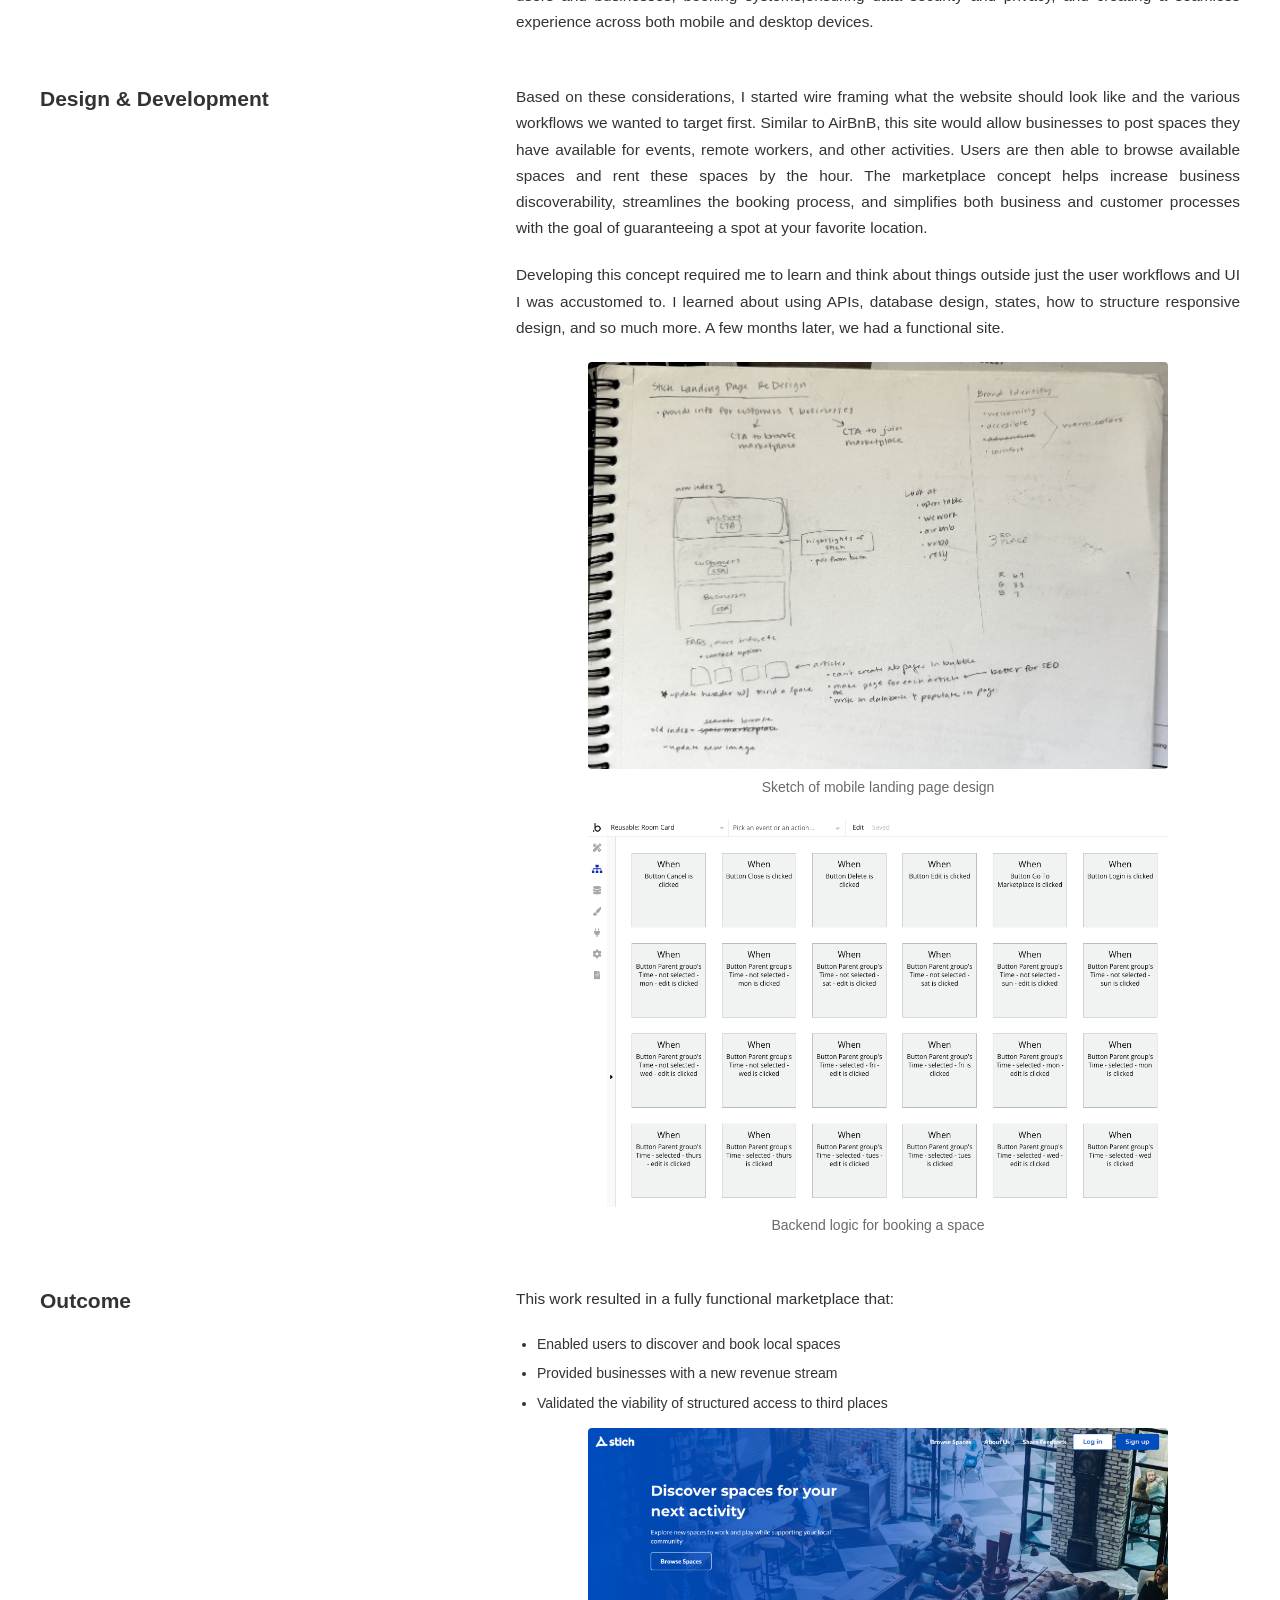
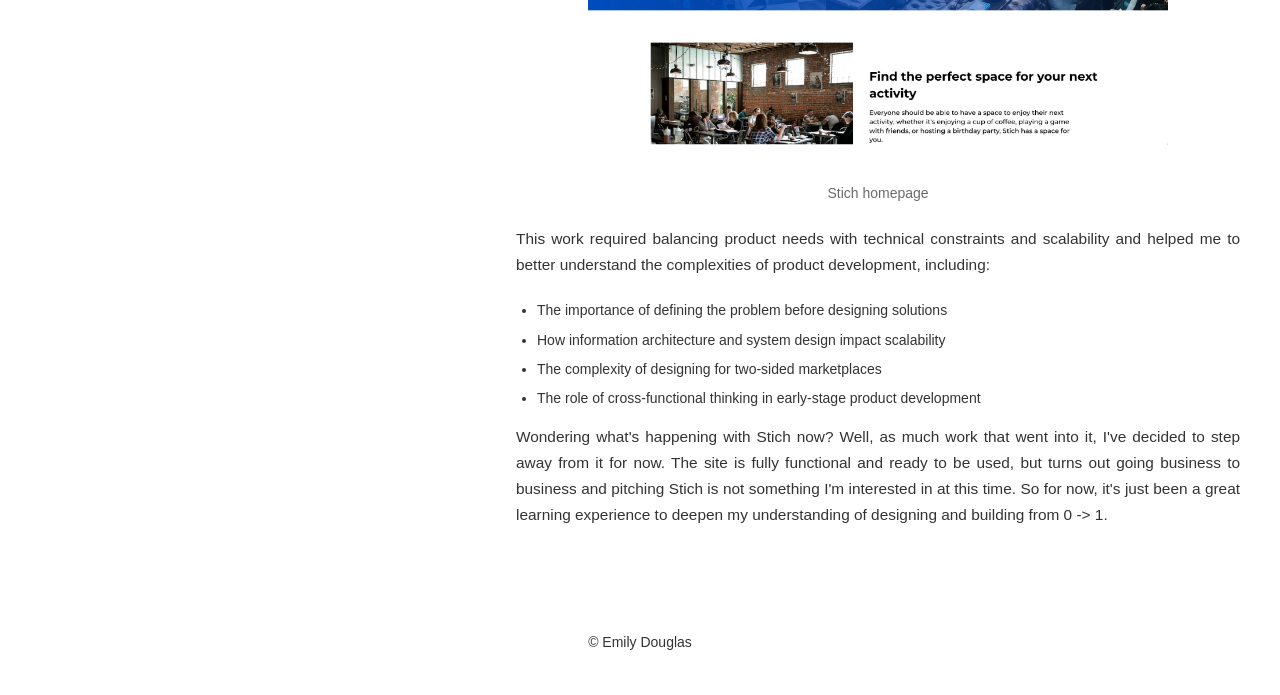
<file: stich-spaces.html>
<!DOCTYPE html>
<html lang="en">
<head>
    <meta charset="UTF-8">
    <meta name="viewport" content="width=device-width, initial-scale=1.0">
    <title>Stich Spaces</title>
    <link rel="stylesheet" href="styles.css">
    <link rel="icon" type="image/svg+xml" href="./images/Favicon.svg">

</head>
<body>
    <header>
        <nav>
            <h4><a href="index.html">Emily Douglas</a></h4>
            <ul>
                <li><a href="index.html">Projects</a></li>
                <li><a href="resume.pdf" target="_blank">Resume</a></li>
                <li><a href="about.html">About Me</a></li>
                
            </ul>
        </nav>
    </header>

    <main>
        <section class="project-detail">
            <div class="project-detail-grid">
                <aside class="project-detail-aside">
                    <h2>Stich Spaces</h2>
                    <p>A marketplace for third spaces</p>
                    <p class="project-detail-role">Service Design • Community Systems • End-to-End Product Development</p>
                    
                </aside>
                <div class="project-detail-copy">
                    <p>Stich began as an ambiguous opportunity: how might we make it easier for people to find and access reliable spaces to work, gather, and host events within their local communities?</p>

                    <p>What started as a personal frustration quickly revealed a broader gap—while “third places” (spaces outside of home and work) are essential to community wellbeing, they are often difficult to discover, evaluate, and book, particularly at smaller businesses.</p>

                    <p>I led the end-to-end design and development of Stich, defining the problem space, shaping the product direction, and building a functional marketplace connecting local businesses with users seeking flexible spaces. This work required navigating ambiguity across user needs, business models, and technical systems to bring a new product concept to life.</p>
                    
                    <figure>
                        <img src="./images/Stich homepage.png" alt="Stich homepage">
                        <figcaption>Curious to see Stich in action? I'd be happy to walk through the full app on a call.</figcaption>
                    </figure>
                    
                </div>
                
                <aside class="project-detail-aside">
                    <h3>Research & Understanding User Needs</h3>
                </aside>
                <div class="project-detail-copy">
                    <p>What started out as an idea slowly evolved into an after hours start up. I became the design and development lead for the product and started thinking about what this application needed to accomplish. Akin to other startup ventures, I needed to take on other roles such as product management, marketing, and research as we attempted to understand what the problems our different users were looking to solve. After doing some guerrilla research, we found the following pain points:</p>
                    <p>Small business owners</p>                    
                    <ul>
                        <li>Limited tools to manage or monetize their space</li>
                        <li>Desire to increase revenue and customer traffic</li>
                        <li>Improve their customers' experience and satisfaction</li>
                    </ul>
                    
                    <p>Customers</p>                    
                    <ul>
                        <li>Difficulty finding reliable places to work or gather</li>
                        <li>Lack of visibility into critical details (WiFi, outlets, noise, seating availability)</li>
                        <li>Friction in booking or reserving space, especially with smaller businesses</li>
                    </ul>

                    <p>This led to the understaning that the problem was not just discovery of third spaces, but also a lack of structured access and reliability in how these spaces were used and booked. A marketplace model connecting businesses and users with structured booking offered the most potential to solve both sides of the problem.</p>
                </div>
                
                <aside class="project-detail-aside">
                    <h3>Defining the System</h3>
                </aside>
                <div class="project-detail-copy">
                    <p>After initial research, I started to think about designing the system architecture across several dimensions: </p>
                    <ul>
                        <li>User layer: browsing, evaluating, and booking spaces</li>
                        <li>Business layer: listing, managing, and monetizing spaces</li>
                        <li>System layer: availability, booking logic, and state management</li>
                    </ul>   
                    <p>Some of the other challenges I needed to consider included enabling two-way communication between users and businesses, booking systems,ensuring data security and privacy, and creating a seamless experience across both mobile and desktop devices.</p>
                </div>

                <aside class="project-detail-aside">
                    <h3>Design & Development</h3>
                </aside>
                <div class="project-detail-copy">
                    <p>Based on these considerations, I started wire framing what the website should look like and the various workflows we wanted to target first. Similar to AirBnB, this site would allow businesses to post spaces they have available for events, remote workers, and other activities. Users are then able to browse available spaces and rent these spaces by the hour. The marketplace concept helps increase business discoverability, streamlines the booking process, and simplifies both business and customer processes with the goal of guaranteeing a spot at your favorite location.</p>
                    <p>Developing this concept required me to learn and think about things outside just the user workflows and UI I was accustomed to. I learned about using APIs, database design, states, how to structure responsive design, and so much more.  A few months later, we had a functional site. </p>
                    <figure>

                        <img src="./images/Stich landing page redesign.jpg" alt="Sketch of mobile landing page design">
                        <figcaption>Sketch of mobile landing page design</figcaption>
                    </figure>

                    <figure>
                        <img src="./images/Backend rules.png" alt="Backend logic for booking a space">
                        <figcaption>Backend logic for booking a space</figcaption>

                    </figure>
                </div>
                
                <aside class="project-detail-aside">
                    <h3>Outcome</h3>
                </aside>
                <div class="project-detail-copy">
                    <p>This work resulted in a fully functional marketplace that:</p>
                    <ul>
                        <li>Enabled users to discover and book local spaces</li>
                        <li>Provided businesses with a new revenue stream</li>
                        <li>Validated the viability of structured access to third places</li>
                    </ul>

                    <figure>
                        <img src="./images/Stich homepage.png" alt="Stich homepage">
                        <figcaption>Stich homepage</figcaption>
                    </figure>
                    
                    <p>This work required balancing product needs with technical constraints and scalability and helped me to better understand the complexities of product development, including:</p>
                    <ul>
                        <li>The importance of defining the problem before designing solutions</li>
                        <li>How information architecture and system design impact scalability</li>
                        <li>The complexity of designing for two-sided marketplaces</li>
                        <li>The role of cross-functional thinking in early-stage product development</li>
                    </ul>
                    
                    <p>Wondering what's happening with Stich now? Well, as much work that went into it, I've decided to step away from it for now. The site is fully functional and ready to be used, but turns out going business to business and pitching Stich is not something I'm interested in at this time. So for now, it's just been a great learning experience to deepen my understanding of designing and building from 0 -> 1.</p>
                </div>
            </div>
        </section>
    </main>

    <footer>
        <p>&copy; Emily Douglas</p>
    </footer>
</body>
</html>
</file>
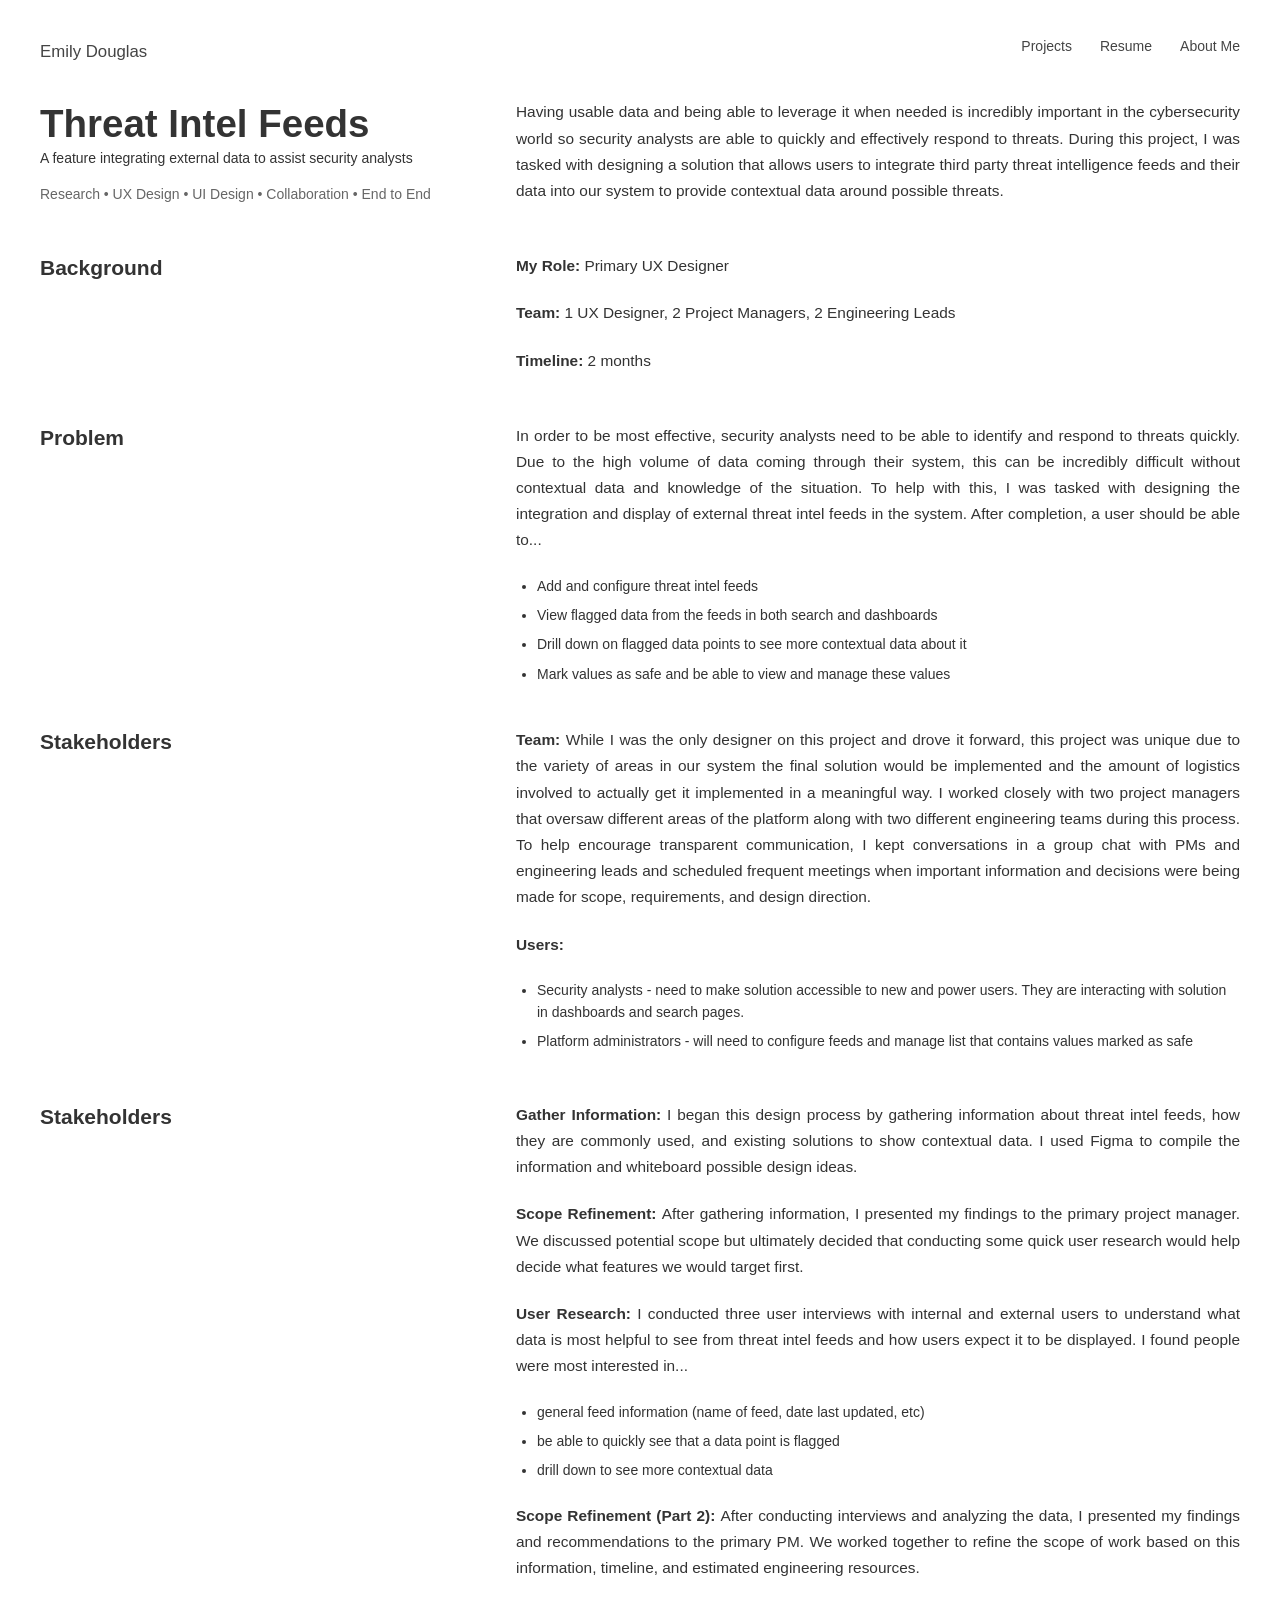
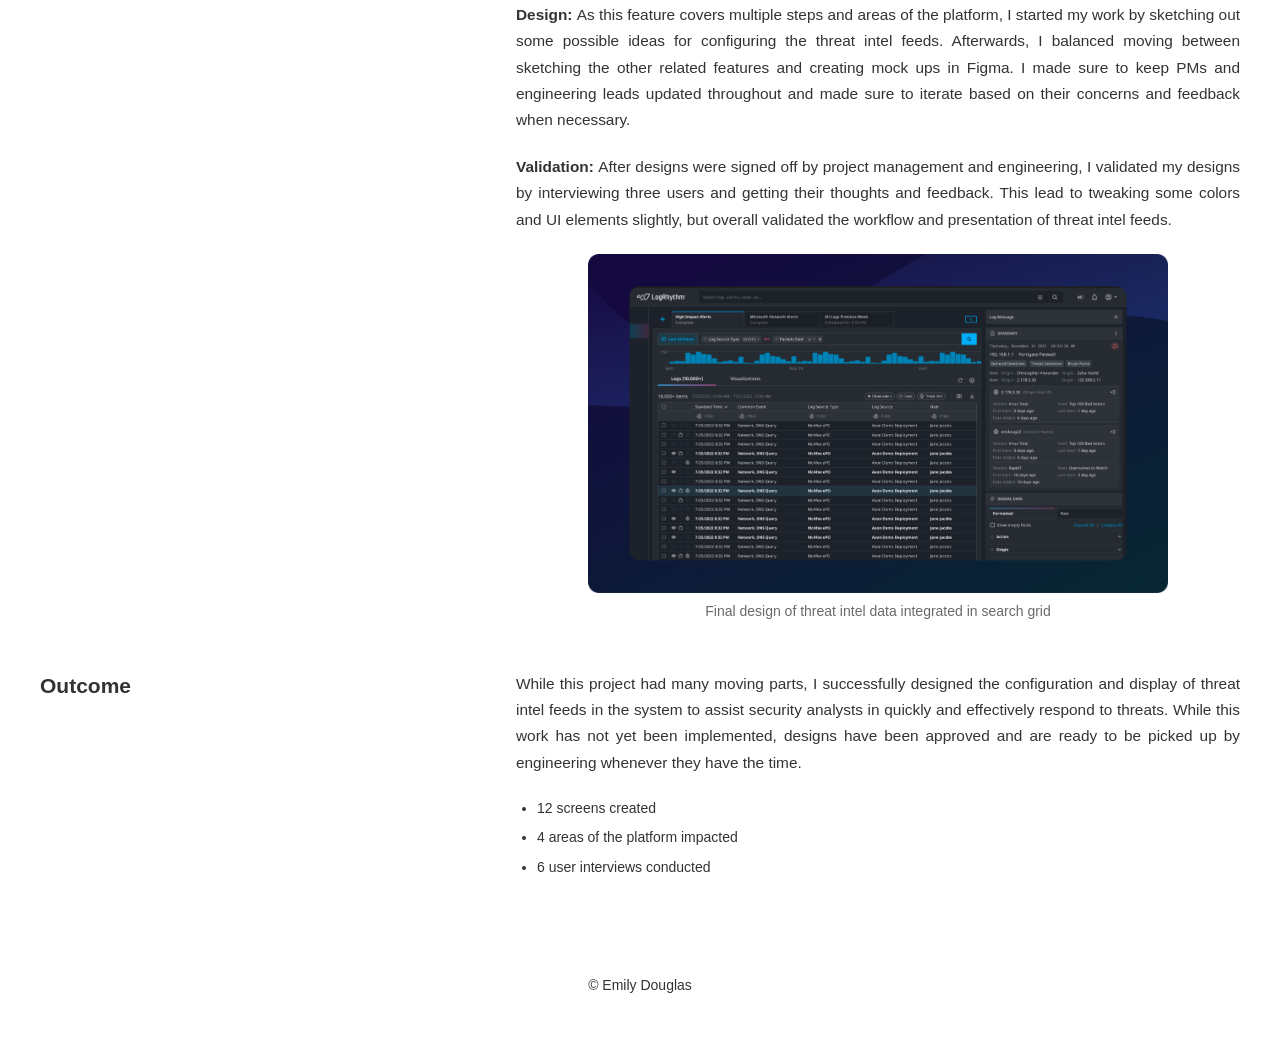
<file: threat-intel-feeds.html>
<!DOCTYPE html>
<html lang="en">
<head>
    <meta charset="UTF-8">
    <meta name="viewport" content="width=device-width, initial-scale=1.0">
    <title>Threat Intel Feeds</title>
    <link rel="stylesheet" href="styles.css">
    <link rel="icon" type="image/svg+xml" href="./images/Favicon.svg">

</head>
<body>
    <header>
        <nav>
            <h4><a href="index.html">Emily Douglas</a></h4>
            <ul>
                <li><a href="index.html">Projects</a></li>
                <li><a href="resume.pdf" target="_blank">Resume</a></li>
                <li><a href="about.html">About Me</a></li>
                
            </ul>
        </nav>
    </header>

    <main>
        <section class="project-detail">
            <div class="project-detail-grid">
                
                <aside class="project-detail-aside">
                    <h2>Threat Intel Feeds</h2>
                    <p>A feature integrating external data to assist security analysts</p>
                    <p class="project-detail-role">Research • UX Design • UI Design • Collaboration • End to End</p>
                    
                </aside>
                <div class="project-detail-copy">
                    
                    <p>Having usable data and being able to leverage it when needed is incredibly important in the cybersecurity world so security analysts are able to quickly and effectively respond to threats. During this project, I was tasked with designing a solution that allows users to integrate third party threat intelligence feeds and their data into our system to provide contextual data around possible threats.</p>
                  
                </div>
                
        
            

                <aside class="project-detail-aside">
                    <h3>Background</h3>
                </aside>
                <div class="project-detail-copy">
                    <p><b>My Role:</b> Primary UX Designer</p>
                    <p><b>Team:</b> 1 UX Designer, 2 Project Managers, 2 Engineering Leads</p>
                    <p><b>Timeline:</b> 2 months</p>
                </div>

                <aside class="project-detail-aside">
                    <h3>Problem</h3>
                </aside>
                <div class="project-detail-copy">
                    <p>In order to be most effective, security analysts need to be able to identify and respond to threats quickly. Due to the high volume of data coming through their system, this can be incredibly difficult without contextual data and knowledge of the situation. To help with this, I was tasked with designing the integration and display of external threat intel feeds in the system. After completion, a user should be able to... </p>
                    <ul>
                        <li>Add and configure threat intel feeds </li>
                        <li>View flagged data from the feeds in both search and dashboards</li>
                        <li>Drill down on flagged data points to see more contextual data about it</li>
                        <li>Mark values as safe and be able to view and manage these values</li>
                    </ul>
                </div>

                <aside class="project-detail-aside">
                    <h3>Stakeholders</h3>
                </aside>
                <div class="project-detail-copy">
                    <p><b>Team: </b>While I was the only designer on this project and drove it forward, this project was unique due to the variety of areas in our system the final solution would be implemented and the amount of logistics involved to actually get it implemented in a meaningful way. I worked closely with two project managers that oversaw different areas of the platform along with two different engineering teams during this process. To help encourage transparent communication, I kept conversations in a group chat with PMs and engineering leads and scheduled frequent meetings when important information and decisions were being made for scope, requirements, and design direction.</p>
                    <p><b>Users: </b>
                        <ul>
                            <li>Security analysts - need to make solution accessible to new and power users. They are interacting with solution in dashboards and search pages.</li>
                            <li>Platform administrators - will need to configure feeds and manage list that contains values marked as safe</li>
                        </ul>
                    </p>
                </div>    
                
                <aside class="project-detail-aside">
                    <h3>Stakeholders</h3>
                </aside>
                <div class="project-detail-copy">
                    <p><b>Gather Information: </b>I began this design process by gathering information about threat intel feeds, how they are commonly used, and existing solutions to show contextual data. I used Figma to compile the information and whiteboard possible design ideas.</p>
                    <p><b>Scope Refinement: </b>After gathering information, I presented my findings to the primary project manager. We discussed potential scope but ultimately decided that conducting some quick user research would help decide what features we would target first. </p>
                    <p><b>User Research: </b>I conducted three user interviews with internal and external users to understand what data is most helpful to see from threat intel feeds and how users expect it to be displayed. I found people were most interested in...
                    <ul>
                        <li>general feed information (name of feed, date last updated, etc)</li>
                        <li>be able to quickly see that a data point is flagged</li>
                        <li>drill down to see more contextual data</li>
                    </ul>
                    </p>
                    <p><b>Scope Refinement (Part 2): </b>After conducting interviews and analyzing the data, I presented my findings and recommendations to the primary PM. We worked together to refine the scope of work based on this information, timeline, and estimated engineering resources. </p>
                    <p><b>Design: </b>As this feature covers multiple steps and areas of the platform, I started my work by sketching out some possible ideas for configuring the threat intel feeds. Afterwards, I balanced moving between sketching the other related features and creating mock ups in Figma. I made sure to keep PMs and engineering leads updated throughout and made sure to iterate based on their concerns and feedback when necessary. </p>
                    <p><b>Validation: </b>After designs were signed off by project management and engineering, I validated my designs by interviewing three users and getting their thoughts and feedback. This lead to tweaking some colors and UI elements slightly, but overall validated the workflow and presentation of threat intel feeds. </p>
                    <figure>

                        <img src="./images/Threat intel feeds.png" alt="Threat intel feeds final design">

                        <figcaption>Final design of threat intel data integrated in search grid</figcaption>
                    </figure>
                </div>

                <aside class="project-detail-aside">
                    <h3>Outcome</h3>
                </aside>
                <div class="project-detail-copy">
                    <p>While this project had many moving parts, I successfully designed the configuration and display of threat intel feeds in the system to assist security analysts in quickly and effectively respond to threats. While this work has not yet been implemented, designs have been approved and are ready to be picked up by engineering whenever they have the time.</p>
                    <ul>
                        <li>12 screens created</li>
                        <li>4 areas of the platform impacted</li>
                        <li>6 user interviews conducted</li>
                    </ul>
                </div>
            </div>
        </section>
    </main>

    

    <footer>
        <p>&copy; Emily Douglas</p>
    </footer>
</body>
</html>
</file>
<file: styles.css>
html {
  font-size: 14px;
}


body {
    font-family: "Geist", sans-serif;
    font-variation-settings: "wght" 300;
    margin: 0;
    padding: 0;
    line-height: 1.6;
    color: #333; 
}

h1 {
    font-size: 3rem;
    font-weight: 600;
    margin: 1.5rem 0 1rem 0;
    line-height: 1.2;
}

h2 {
    font-size: 2rem;
    font-weight: 600;
    margin: 0rem 0 1rem 0;
    line-height: 1.3;
}

h3 {
    font-size: 1.5rem;
    font-weight: 500;
    margin: 1.2rem 0 0.8rem 0;
    line-height: 1.4;
}

h4 {
    font-size: 1.2rem;
    font-weight: 500;
    margin: 1rem 0 0.6rem 0;
    line-height: 1.25;
}

p {
    font-size: 1rem;
    font-weight: 400;
    margin: 0 0 1rem 0;
    line-height: 1.4;
    text-align: justify;
}


header {
    font-family: "Geist", sans-serif;
    font-variation-settings: "wght" 300;
    background-color: #fff;
    padding: 1rem;
    /*box-shadow: 0 2px 4px rgba(0,0,0,0.05);*/
    position: sticky;
    align-content: center;
    top: 0;
    z-index: 100;
}

nav {
    display: flex;
    justify-content: space-between;
    align-items: center;
    margin: 1rem auto;
    padding: 0 2 rem;
    max-width: 1200px;
}

nav h1 {
    margin: 0;
}

nav ul {
    list-style: none;
    justify-content: center;
    display: flex;
    gap: 2rem;
    margin: 0;
    padding: 0;
}

nav a {
    text-decoration: none;
    color: #444444;
}

nav a:hover {
    color: #000;
}

main {
    max-width: 1200px;
    margin: 0 auto;
    padding: 0rem 1rem;
}

.hero {
    text-align: center;
    padding: 2rem 2rem;
    display: flex;
    flex-direction: column;
    justify-content: center;
    align-items: center;
    /* min-height: 50vh; */ 
}

.hero h2 {
    font-size: 3rem;
    margin-bottom: 2rem;
}

.hero p {
    font-size: 1.25rem;
    color: #444444;
    max-width: 700px;
    margin: 1rem 2rem 1rem 2rem;
    text-align: center;
}

.hero p2 {
    font-size: 0.95rem;
    color: #303030;
    max-width: 500px;
    margin: 1rem 2rem 0rem 2rem;
    text-align: center;
}

.projects h3 {
    text-align: left;
    font-size: 2rem;
    margin-bottom: 2rem;
}

.project-grid {
    display: grid;
    grid-template-columns: repeat(2, 1fr);
    gap: 2rem;
    margin: 0 2rem;
}

.project-grid p {
    font-size: 1rem;
    font-weight: 400;
    margin: 0 0 1rem 0;
    line-height: 1.4;
    text-align: left;
}

.project-card {
    padding: 1.5rem;
    border-radius: 8px;
    text-align: left;
}

.project-card img {
    width: 100%;
    height: auto;
    border-radius: 8px 8px 0 0;
    margin-bottom: 1rem;
}

.project-card h4 {
    margin-top: 0;
}

.project-card a {
    color: #007bff;
    text-decoration: none;
}

.project-card a:hover {
    text-decoration: underline;
}

.card-link {
    text-decoration: none;
    color: inherit;
    display: block;
}

.card-link:hover .project-card img {
    transform: translateY(-5px);
    transition: all 0.3s ease;
}

.about, .contact {
    max-width: 800px;
    margin: 0 auto;
    text-align: center;
}

.about h2, .contact h2 {
    font-size: 2.5rem;
    margin-bottom: 1rem;
}

.links {
    display: flex;
    justify-content: center;
    gap: 2rem;
    margin-top: 2rem;
}

.links a {
    color: #007bff;
    text-decoration: none;
}

.links a:hover {
    text-decoration: underline;
}

footer {
    text-align: center;
    padding: 2rem;
    /*background-color: #f8f9fa;*/
    margin-top: 4rem;
    display:flex;
    justify-content: center;
}

.project-detail {
    margin: 0rem auto;
    max-width: 1200px;
    padding: 0;
}

.project-detail-grid {
    display: grid;
    grid-template-columns: 35% 1fr;
    gap: 2rem 4rem;
    align-items: start;
}

.project-detail-aside {
    /*border-left: 4px solid #007bff;*/
    padding-left: 0rem;
}

.project-detail-aside h2 {
    font-size: 2.75rem;
    margin-bottom: 0rem;
}

.project-detail-aside h3 {
    margin: 0rem;
    font-size: 1.5rem;
    font-weight: 600;
}

.project-detail-role {
    color: #666;
    font-weight: 300;
    margin-top: 1rem;
    line-height: 1.6;
}

.project-detail-disclaimer {
    font-size: 0.9rem;
    font-weight: 300;
    color: #666;
    font-style: italic;
    margin-top: 1rem;
}

.project-detail-copy p {
    font-size: 1.1rem;
    line-height: 1.7;
    margin-bottom: 1.5rem;
}

.project-detail-copy h3 {
    margin-top: 2rem;
    margin-bottom: 1rem;
    font-size: 1.75rem;
    
}

ul {
    list-style: disc;
    padding-left: 1.5rem;
    margin-bottom: 0 1.5rem 0 0;
    
    
}

li {
    margin-bottom: 0.5rem;
    font-size: 1 rem;
}

.project-detail-copy ul {
    list-style: disc;
    padding-left: 1.5rem;
    margin-bottom: 0 1.5rem 0 0;
    
    
}

.project-detail-copy figure {
    margin: 0 0;
    display: flex;
    flex-direction: column;
    align-items: center;
    justify-content: center;
}

.project-detail-copy img {
    width: 80%;
    max-width: 80%;
    height: auto;
    border-radius: 4px;
}

.project-detail-copy figcaption {
    margin-top: 0.5rem;
    margin-bottom: 1.5rem;
    font-size: 1rem;
    font-weight: 300;
    color: #6a6a6a;
    text-align: center;
    width: 80%;
}

@media (max-width: 768px) {
    .project-detail-grid {
        grid-template-columns: repeat(auto-fit, minmax(250px, 1fr));
        gap: 16px;
        row-gap: 2rem;
    }

    .project-detail-aside {
        border-left: none;
        padding-left: 0;
    }
}

.small-margin {
    margin-bottom: 0.5rem;
}

.zoomable {
  transition: transform 0.3s ease;
  cursor: zoom-in;
}
.zoomable:focus {
  transform: scale(2); /* Enlarges by 2x */
  outline: none;
  position: relative;
  z-index: 10;
}
</file>
